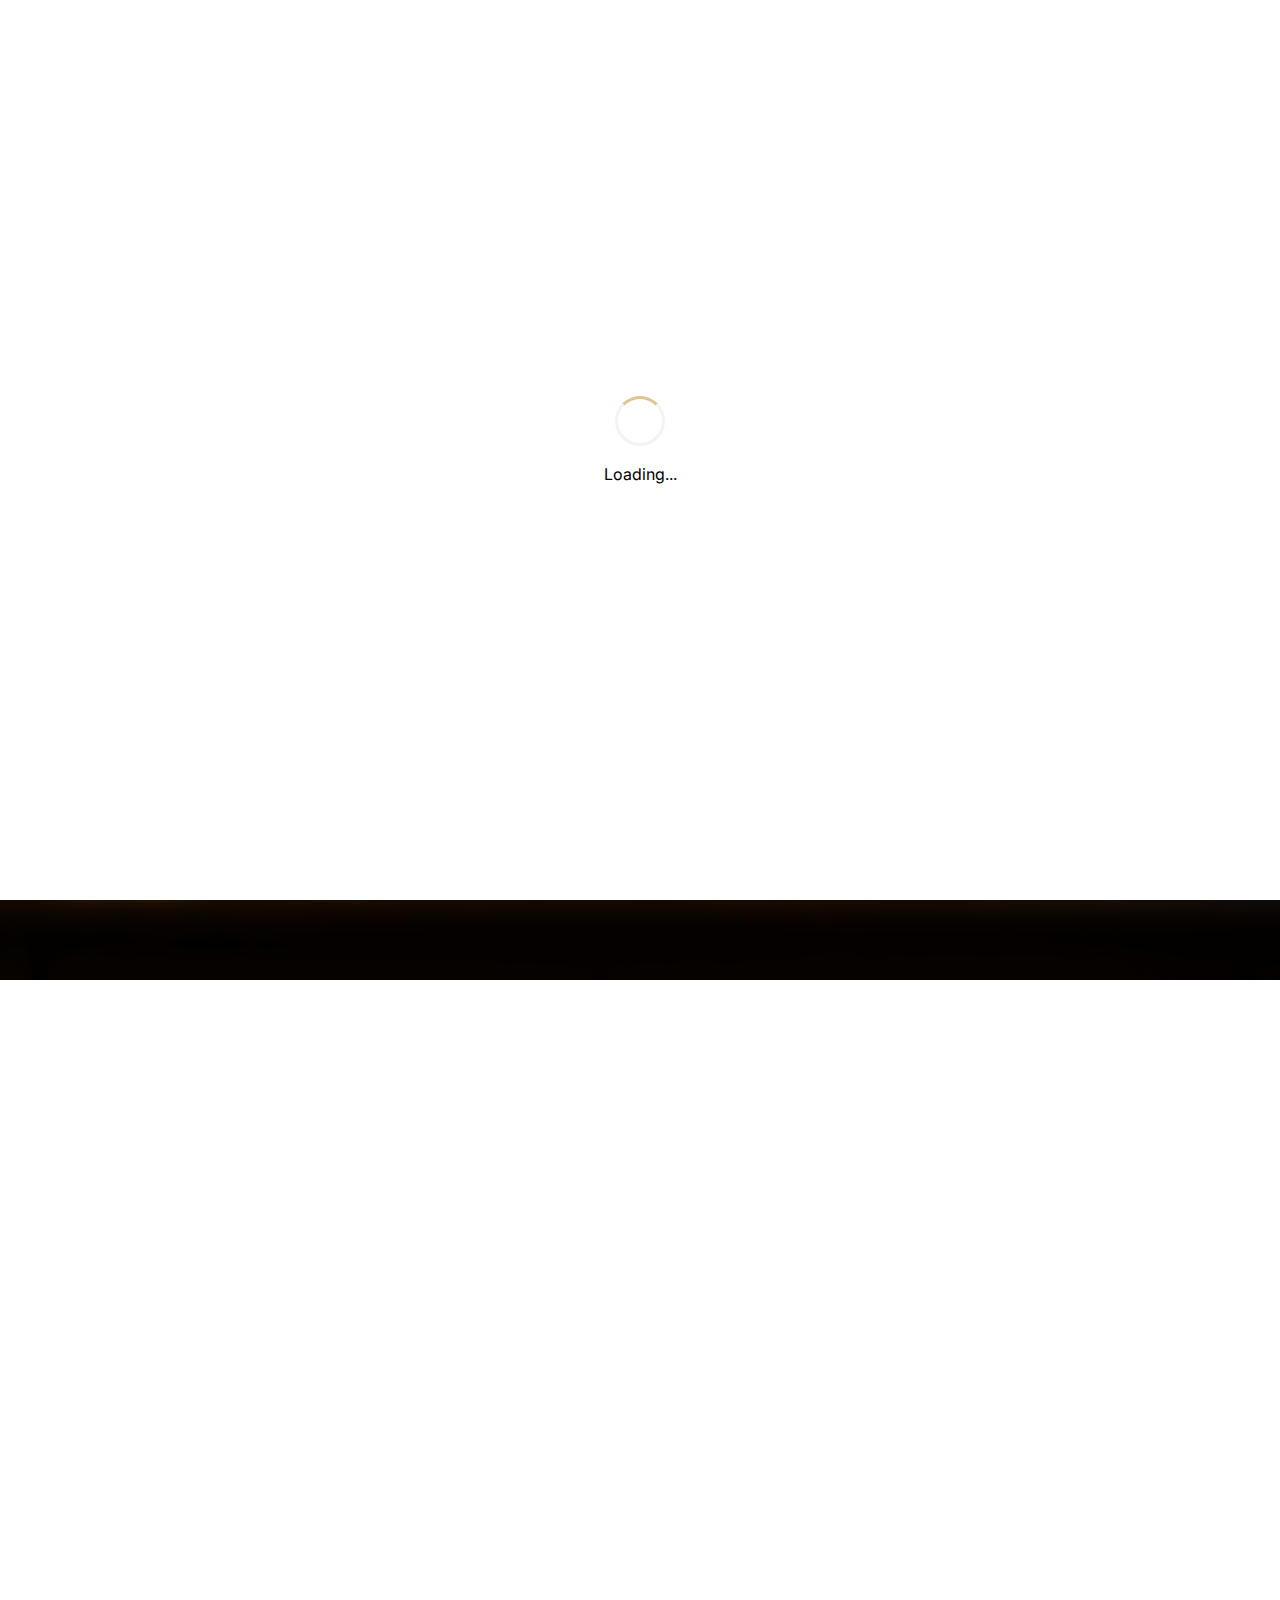
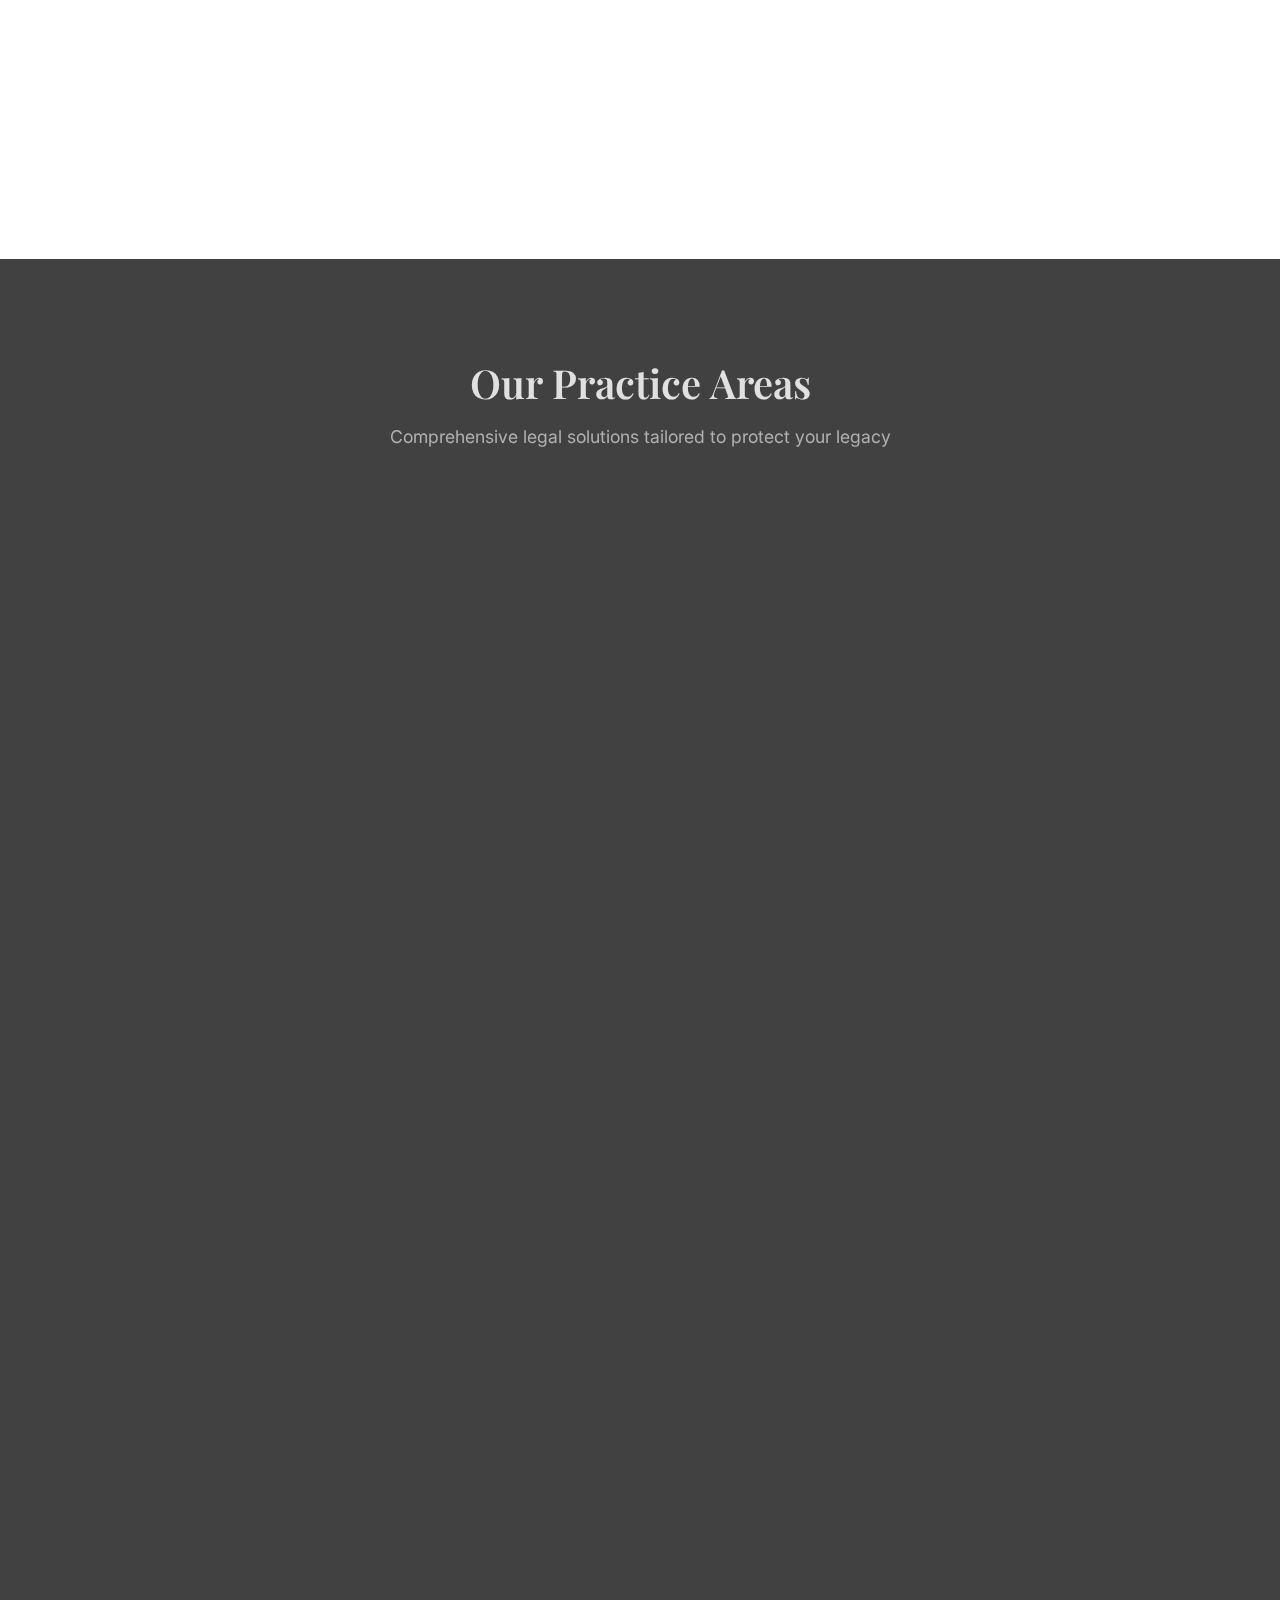
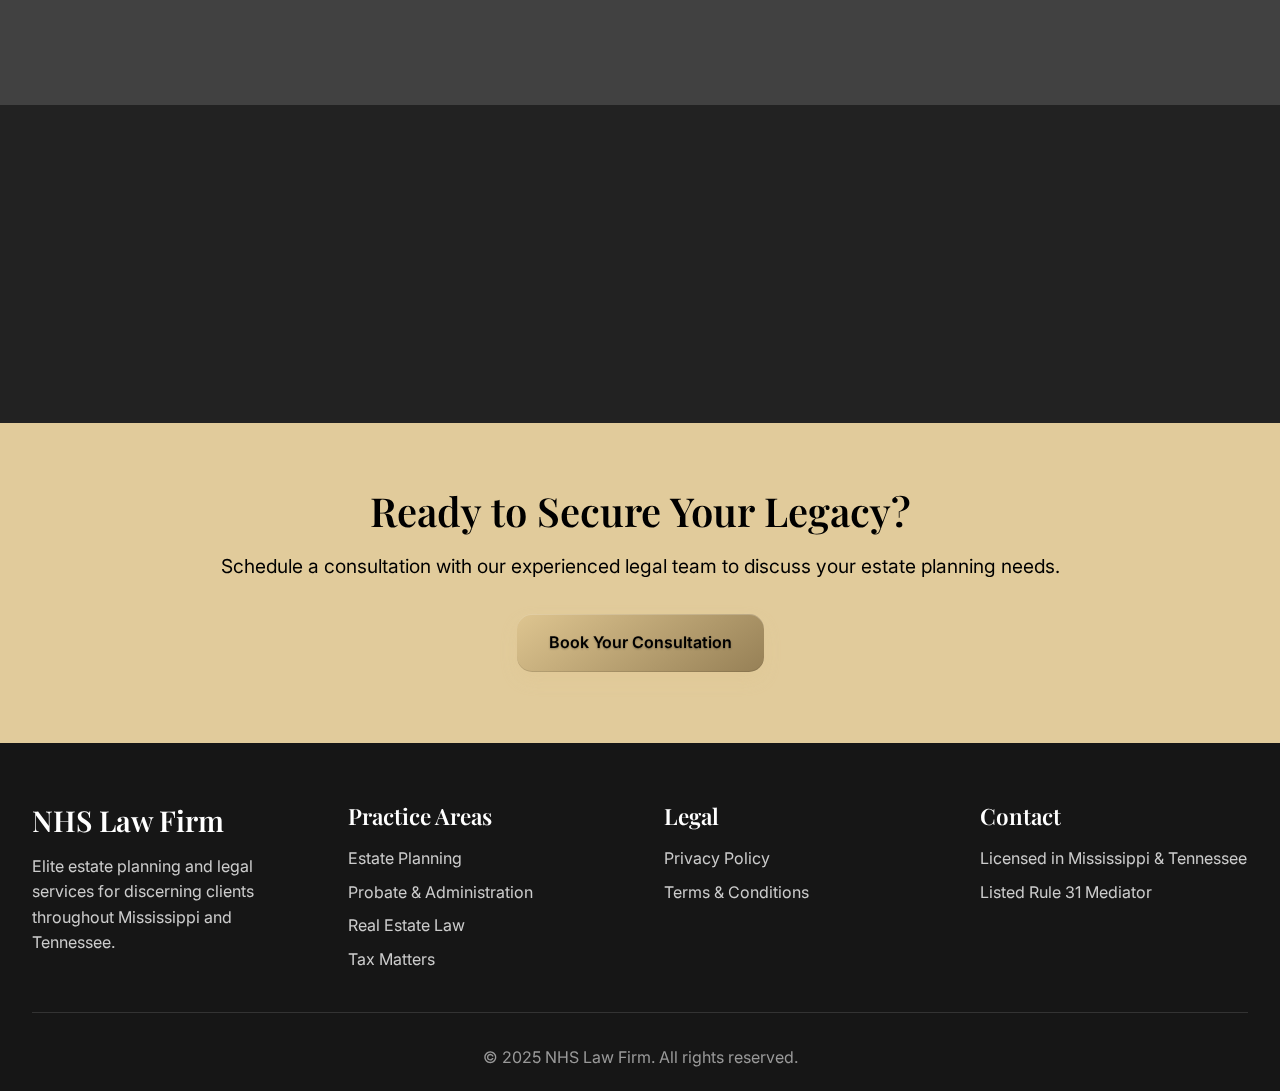
<file: index.html>
<!DOCTYPE html>
<html lang="en">
<head>
  <meta charset="UTF-8">
  <meta name="viewport" content="width=device-width, initial-scale=1.0, maximum-scale=1.0, user-scalable=no">
  <title>NHS Law Firm – Elite Estate Planning & Legal Services</title>
  <link rel="stylesheet" href="style.css">
  <link href="https://fonts.googleapis.com/css2?family=Playfair+Display:wght@400;600;700&family=Inter:wght@300;400;500;600&display=swap" rel="stylesheet">
  <link rel="stylesheet" href="https://cdnjs.cloudflare.com/ajax/libs/font-awesome/6.0.0/css/all.min.css">
</head>
<body>
  <!-- Sticky Navigation -->
  <nav class="navbar">
    <div class="nav-container">
              <div class="nav-logo">
          <img src="New Logo.png" alt="NHS Law Firm Logo" class="logo-image">
        </div>
      <ul class="nav-menu">
        <li class="nav-item">
          <a href="index.html" class="nav-link active">Home</a>
        </li>
        <li class="nav-item">
          <a href="about.html" class="nav-link">About Us</a>
        </li>
        <li class="nav-item">
          <a href="natalie.html" class="nav-link">Our Founder</a>
        </li>
        <li class="nav-item">
          <a href="book.html" class="nav-link">Contact</a>
        </li>
      </ul>
      <div class="hamburger">
        <span class="bar"></span>
        <span class="bar"></span>
        <span class="bar"></span>
      </div>
    </div>
  </nav>

  <!-- Hero Section -->
  <section class="hero">
    <div class="hero-content">
      <h1 class="hero-title">
        <span class="typing-static">Safeguard Your&nbsp;</span>
        <span class="typing-dynamic" id="typingText"></span>
      </h1>
      <p class="hero-subtitle">Elite estate planning and legal services for discerning clients</p>
      <div class="hero-buttons">
        <a href="book.html" class="btn btn-primary">Contact Us</a>
      </div>
    </div>
  </section>

  <!-- Video Section -->
  <section class="video-section" id="videoSection">
    <div class="container">
      <div class="video-header">
        <h2>Watch Our Introduction</h2>
        <p>Learn more about NHS Law Firm and our commitment to protecting your legacy</p>
      </div>
      <div class="video-container">
        <div class="video-wrapper">
          <iframe 
            src="https://www.youtube.com/embed/ZfCLfpKyhVo?rel=0&modestbranding=1&showinfo=0&iv_load_policy=3&playsinline=1" 
            title="NHS Law Firm Introduction"
            frameborder="0" 
            allow="accelerometer; autoplay; clipboard-write; encrypted-media; gyroscope; picture-in-picture; web-share"
            allowfullscreen>
          </iframe>
        </div>
      </div>
    </div>
  </section>

  <!-- Services Section -->
  <section class="services">
    <div class="container">
      <div class="section-header">
        <h2>Our Practice Areas</h2>
        <p>Comprehensive legal solutions tailored to protect your legacy</p>
      </div>
      
      <div class="services-grid">
        <div class="service-card" data-aos="fade-up">
          <div class="service-icon">
            <i class="fas fa-shield-alt"></i>
          </div>
          <h3>Estate Planning & Asset Protection</h3>
          <p>We create and manage estates, wills, trusts and related instruments. Our personalized estate-planning services include wills, powers of attorney, living wills and customized trusts to help you protect your assets and provide peace of mind.</p>
          <div class="service-actions">
            <a href="estate-planning.html" class="btn btn-secondary">More Info</a>
          </div>
        </div>

        <div class="service-card" data-aos="fade-up" data-aos-delay="100">
          <div class="service-icon">
            <i class="fas fa-balance-scale"></i>
          </div>
          <h3>Probate & Estate Administration</h3>
          <p>We assist with conservatorships, guardianships and probate matters from start to finish. Our team guides clients through setting up arrangements, managing disputes and exploring alternatives.</p>
          <div class="service-actions">
            <a href="probate.html" class="btn btn-secondary">More Info</a>
          </div>
        </div>

        <div class="service-card" data-aos="fade-up" data-aos-delay="200">
          <div class="service-icon">
            <i class="fas fa-building"></i>
          </div>
          <h3>Real Estate & Property Law</h3>
          <p>We provide legal services for land use, property disputes and real-estate transactions, including ownership rights, neighbor disputes, deeds, property divisions, and easements.</p>
          <div class="service-actions">
            <a href="real-estate.html" class="btn btn-secondary">More Info</a>
          </div>
        </div>

        <div class="service-card" data-aos="fade-up" data-aos-delay="300">
          <div class="service-icon">
            <i class="fas fa-calculator"></i>
          </div>
          <h3>Tax Matters & Compliance</h3>
          <p>Our team handles tax matters such as audits, planning, compliance and settlements. We also offer contract services, including negotiation, drafting and assessing tax impacts.</p>
          <div class="service-actions">
            <a href="tax.html" class="btn btn-secondary">More Info</a>
          </div>
        </div>

        <div class="service-card" data-aos="fade-up" data-aos-delay="400">
          <div class="service-icon">
            <i class="fas fa-briefcase"></i>
          </div>
          <h3>Business Formation & Acquisitions</h3>
          <p>Whether you are forming a new LLC, corporation or non-profit, restructuring an existing entity or pursuing an acquisition, we provide support at every step.</p>
          <div class="service-actions">
            <a href="business.html" class="btn btn-secondary">More Info</a>
          </div>
        </div>

        <div class="service-card" data-aos="fade-up" data-aos-delay="500">
          <div class="service-icon">
            <i class="fas fa-handshake"></i>
          </div>
          <h3>Mediation & Dispute Resolution</h3>
          <p>As a Listed Rule 31 Mediator with family-law special designation, we provide expert mediation services to resolve conflicts efficiently and amicably.</p>
          <div class="service-actions">
            <a href="mediation.html" class="btn btn-secondary">More Info</a>
          </div>
        </div>
      </div>
    </div>
  </section>

  <!-- Stats Section -->
  <section class="stats">
    <div class="container">
      <div class="stats-grid">
        <div class="stat-item" data-aos="fade-up">
          <div class="stat-number">30+</div>
          <div class="stat-label">Years Experience</div>
        </div>
        <div class="stat-item" data-aos="fade-up" data-aos-delay="100">
          <div class="stat-number">500+</div>
          <div class="stat-label">Cases Handled</div>
        </div>
        <div class="stat-item" data-aos="fade-up" data-aos-delay="200">
          <div class="stat-number">High</div>
          <div class="stat-label">Client Satisfaction</div>
        </div>
        <div class="stat-item" data-aos="fade-up" data-aos-delay="300">
          <div class="stat-number">2</div>
          <div class="stat-label">States Licensed</div>
        </div>
      </div>
    </div>
  </section>

  <!-- CTA Section -->
  <section class="cta">
    <div class="container">
      <div class="cta-content">
        <h2>Ready to Secure Your Legacy?</h2>
        <p>Schedule a consultation with our experienced legal team to discuss your estate planning needs.</p>
        <a href="book.html" class="btn btn-primary">Book Your Consultation</a>
      </div>
    </div>
  </section>

  <!-- Footer -->
  <footer class="footer">
    <div class="container">
      <div class="footer-content">
        <div class="footer-section">
          <h3>NHS Law Firm</h3>
          <p>Elite estate planning and legal services for discerning clients throughout Mississippi and Tennessee.</p>
        </div>
        <div class="footer-section">
          <h4>Practice Areas</h4>
          <ul>
            <li><a href="#estate-planning">Estate Planning</a></li>
            <li><a href="#probate">Probate & Administration</a></li>
            <li><a href="#real-estate">Real Estate Law</a></li>
            <li><a href="#tax">Tax Matters</a></li>
          </ul>
        </div>
        <div class="footer-section">
          <h4>Legal</h4>
          <ul>
            <li><a href="privacy-policy.html">Privacy Policy</a></li>
            <li><a href="terms-conditions.html">Terms & Conditions</a></li>
          </ul>
        </div>
        <div class="footer-section">
          <h4>Contact</h4>
          <p>Licensed in Mississippi & Tennessee</p>
          <p>Listed Rule 31 Mediator</p>
        </div>
      </div>
      <div class="footer-bottom">
        <p>&copy; 2025 NHS Law Firm. All rights reserved.</p>
      </div>
    </div>
  </footer>

  <script src="script.js"></script>
</body>
</html>
</file>
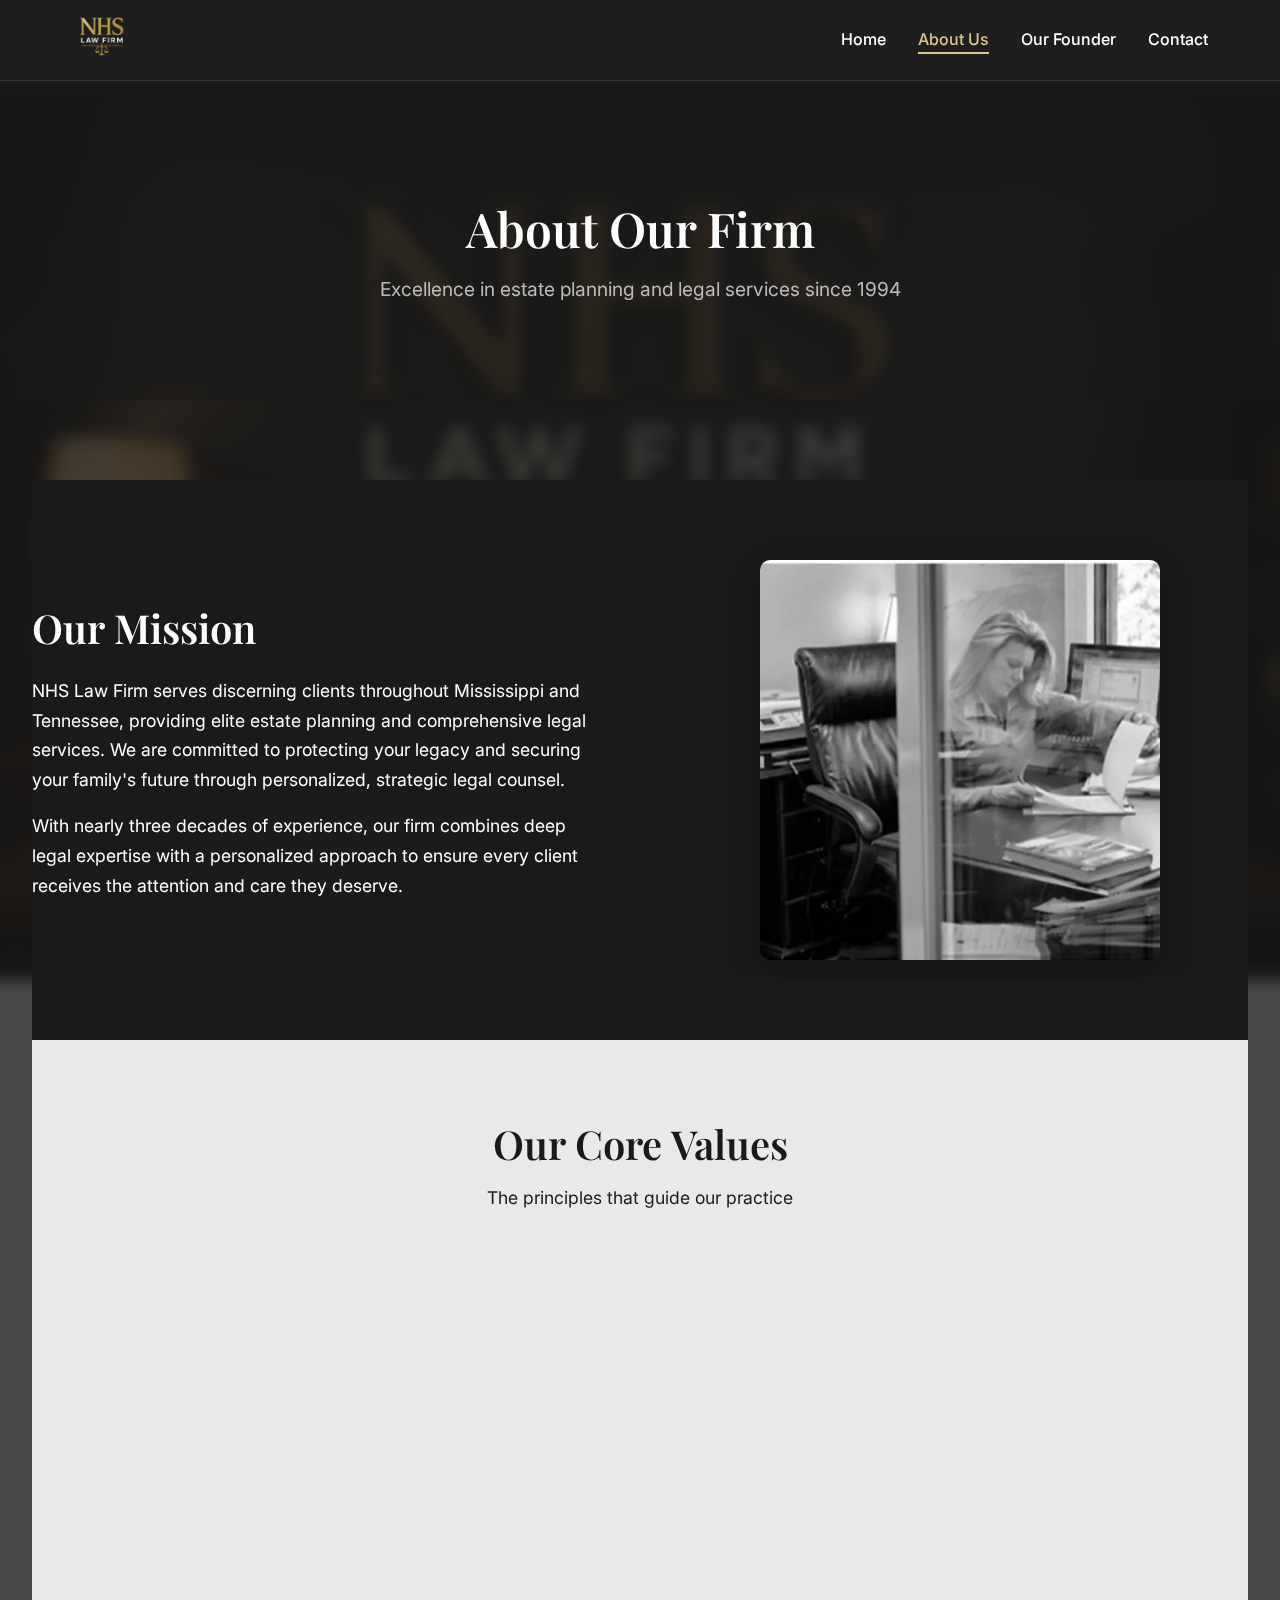
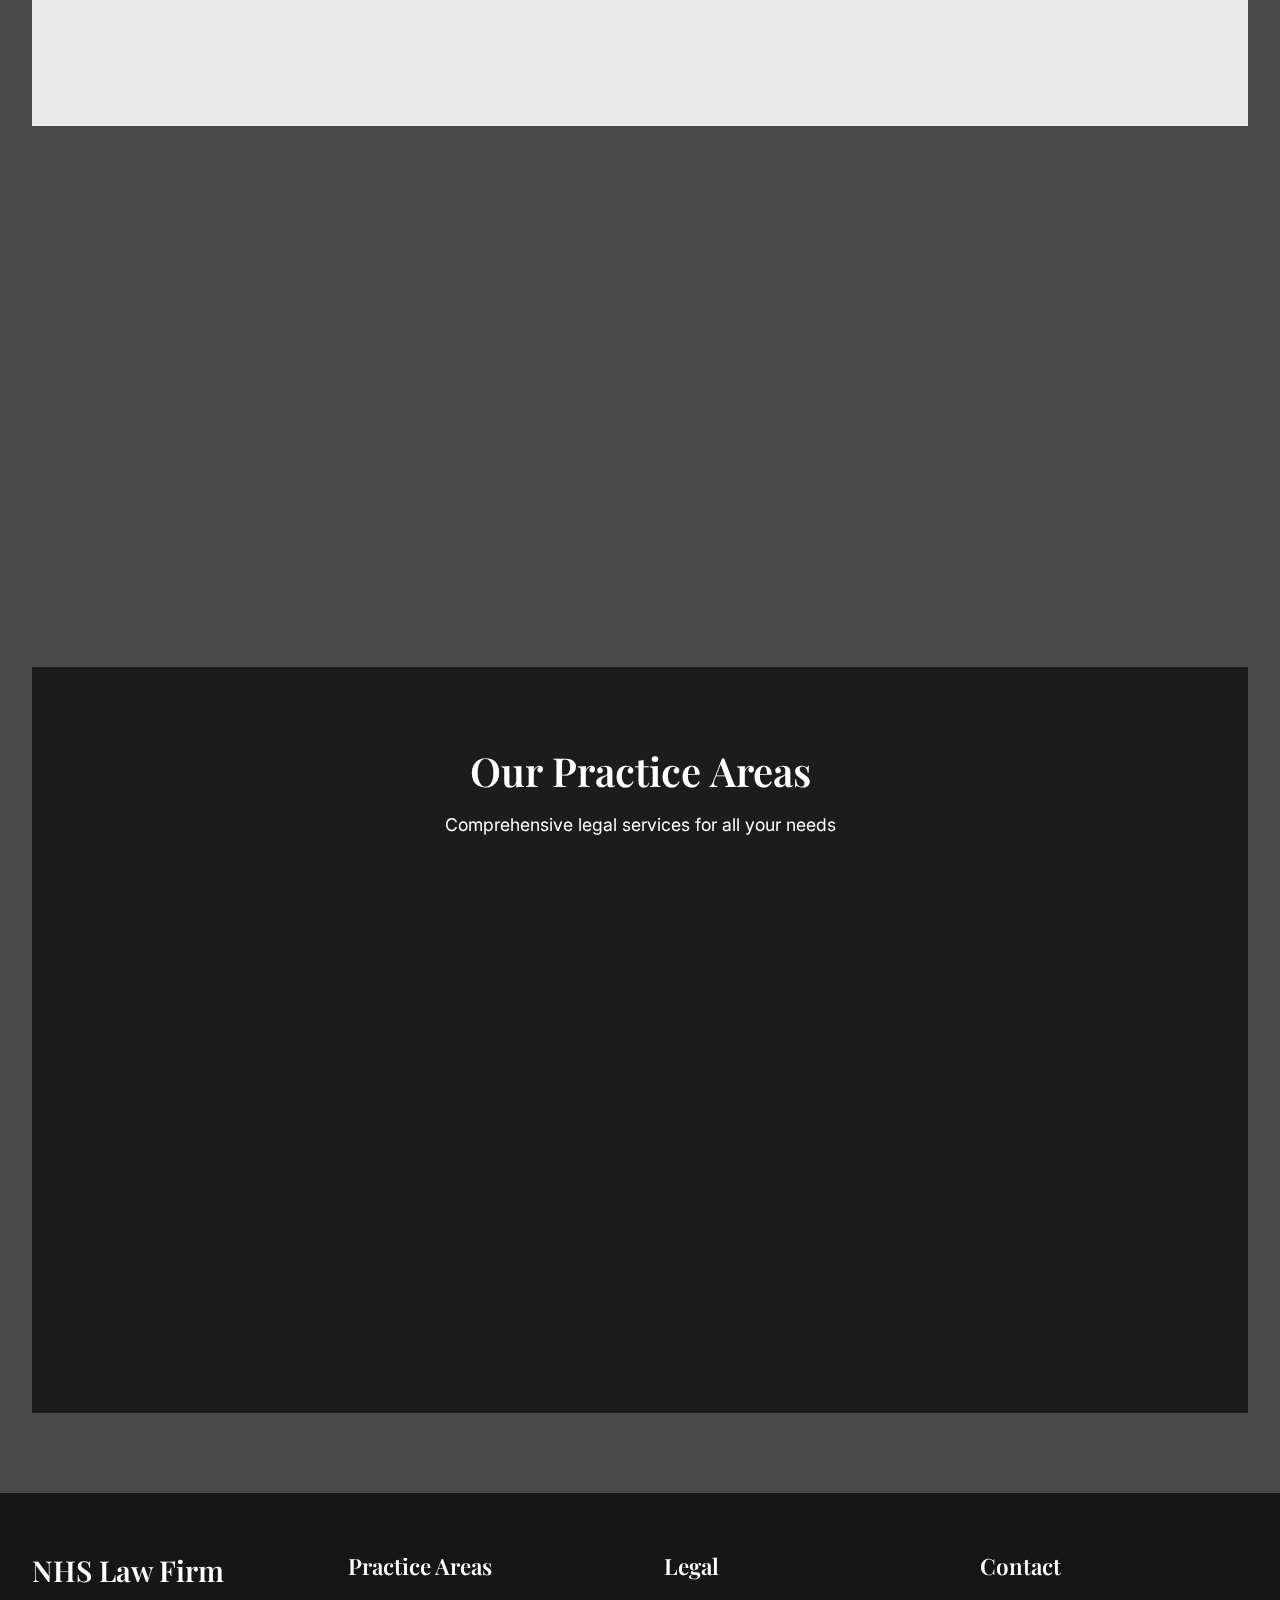
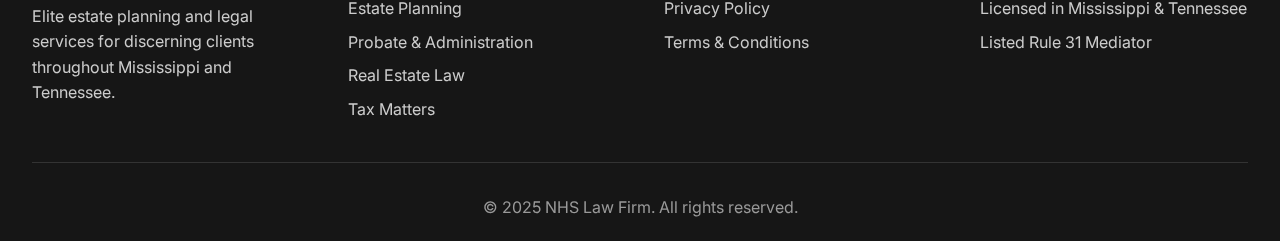
<file: about.html>
<!DOCTYPE html>
<html lang="en">
<head>
  <meta charset="UTF-8">
  <meta name="viewport" content="width=device-width, initial-scale=1.0">
  <title>About Us – NHS Law Firm</title>
  <link rel="stylesheet" href="style.css">
  <link href="https://fonts.googleapis.com/css2?family=Playfair+Display:wght@400;600;700&family=Inter:wght@300;400;500;600&display=swap" rel="stylesheet">
  <link rel="stylesheet" href="https://cdnjs.cloudflare.com/ajax/libs/font-awesome/6.0.0/css/all.min.css">
</head>
<body>
  <!-- Sticky Navigation -->
  <nav class="navbar">
    <div class="nav-container">
              <div class="nav-logo">
          <img src="New Logo.png" alt="NHS Law Firm Logo" class="logo-image">
        </div>
      <ul class="nav-menu">
        <li class="nav-item">
          <a href="index.html" class="nav-link">Home</a>
        </li>
        <li class="nav-item">
          <a href="about.html" class="nav-link active">About Us</a>
        </li>
        <li class="nav-item">
          <a href="natalie.html" class="nav-link">Our Founder</a>
        </li>
        <li class="nav-item">
          <a href="book.html" class="nav-link">Contact</a>
        </li>
      </ul>
      <div class="hamburger">
        <span class="bar"></span>
        <span class="bar"></span>
        <span class="bar"></span>
      </div>
    </div>
  </nav>

  <!-- Page Header -->
  <section class="page-header">
    <div class="container">
      <h1>About Our Firm</h1>
      <p>Excellence in estate planning and legal services since 1994</p>
    </div>
  </section>

  <!-- Main Content -->
  <main class="main-content">
    <div class="container">
      <!-- Mission Section -->
      <section class="mission-section" data-aos="fade-up">
        <div class="mission-content">
          <div class="mission-text">
            <h2>Our Mission</h2>
            <p>NHS Law Firm serves discerning clients throughout Mississippi and Tennessee, providing elite estate planning and comprehensive legal services. We are committed to protecting your legacy and securing your family's future through personalized, strategic legal counsel.</p>
            <p>With nearly three decades of experience, our firm combines deep legal expertise with a personalized approach to ensure every client receives the attention and care they deserve.</p>
          </div>
          <div class="mission-image">
            <img src="nat-working.webp" alt="Natalie working at NHS Law Firm" class="mission-image">
          </div>
        </div>
      </section>

      <!-- Values Section -->
      <section class="values-section">
        <div class="section-header">
          <h2>Our Core Values</h2>
          <p>The principles that guide our practice</p>
        </div>
        
        <div class="values-grid">
          <div class="value-card" data-aos="fade-up">
            <div class="value-icon">
              <i class="fas fa-star"></i>
            </div>
            <h3>Excellence</h3>
            <p>We maintain the highest standards of legal practice, ensuring every client receives exceptional service and results.</p>
          </div>

          <div class="value-card" data-aos="fade-up" data-aos-delay="100">
            <div class="value-icon">
              <i class="fas fa-heart"></i>
            </div>
            <h3>Compassion</h3>
            <p>We understand the personal nature of estate planning and approach each case with empathy and understanding.</p>
          </div>

          <div class="value-card" data-aos="fade-up" data-aos-delay="200">
            <div class="value-icon">
              <i class="fas fa-shield-alt"></i>
            </div>
            <h3>Integrity</h3>
            <p>Trust is the foundation of our practice. We operate with complete transparency and ethical standards.</p>
          </div>

          <div class="value-card" data-aos="fade-up" data-aos-delay="300">
            <div class="value-icon">
              <i class="fas fa-users"></i>
            </div>
            <h3>Personal Service</h3>
            <p>Every client receives personalized attention and customized solutions tailored to their unique needs.</p>
          </div>
        </div>
      </section>

      <!-- Founder Preview Section -->
      <section class="founder-preview" data-aos="fade-up">
        <div class="founder-content">
          <div class="founder-image">
            <img src="natselfie.webp" alt="Natalie Hurley Harden Schmidt" class="founder-portrait">
          </div>
          <div class="founder-text">
            <h2>Meet Our Founder</h2>
            <h3>Natalie Hurley Harden Schmidt</h3>
            <p>Our firm is led by attorney Natalie Hurley Harden Schmidt, who brings nearly thirty years of legal experience to NHS Law Firm. She has practiced with one of the largest firms in Memphis, served as a tax attorney and manager at a Fortune 100 company, and now leads her own practice.</p>
            <p>Natalie is licensed to practice law in both Mississippi and Tennessee and is a <strong>Listed Rule 31 Mediator</strong> with a family-law special designation.</p>
            <a href="natalie.html" class="btn btn-primary">Learn More About Natalie</a>
          </div>
        </div>
      </section>

      <!-- Practice Areas Overview -->
      <section class="practice-areas">
        <div class="section-header">
          <h2>Our Practice Areas</h2>
          <p>Comprehensive legal services for all your needs</p>
        </div>
        
        <div class="practice-grid">
          <div class="practice-item" data-aos="fade-up">
            <h3>Estate Planning</h3>
            <p>Wills, trusts, powers of attorney, and comprehensive estate planning strategies.</p>
          </div>
          <div class="practice-item" data-aos="fade-up" data-aos-delay="100">
            <h3>Probate & Administration</h3>
            <p>Expert guidance through the probate process and estate administration.</p>
          </div>
          <div class="practice-item" data-aos="fade-up" data-aos-delay="200">
            <h3>Real Estate Law</h3>
            <p>Property transactions, land use, and real estate dispute resolution.</p>
          </div>
          <div class="practice-item" data-aos="fade-up" data-aos-delay="300">
            <h3>Tax Matters</h3>
            <p>Tax planning, compliance, and representation in tax-related matters.</p>
          </div>
          <div class="practice-item" data-aos="fade-up" data-aos-delay="400">
            <h3>Business Law</h3>
            <p>Business formation, acquisitions, and corporate legal services.</p>
          </div>
          <div class="practice-item" data-aos="fade-up" data-aos-delay="500">
            <h3>Mediation</h3>
            <p>Professional mediation services for family law and other disputes.</p>
          </div>
        </div>
      </section>
    </div>
  </main>

  <!-- Footer -->
  <footer class="footer">
    <div class="container">
      <div class="footer-content">
        <div class="footer-section">
          <h3>NHS Law Firm</h3>
          <p>Elite estate planning and legal services for discerning clients throughout Mississippi and Tennessee.</p>
        </div>
        <div class="footer-section">
          <h4>Practice Areas</h4>
          <ul>
            <li><a href="#estate-planning">Estate Planning</a></li>
            <li><a href="#probate">Probate & Administration</a></li>
            <li><a href="#real-estate">Real Estate Law</a></li>
            <li><a href="#tax">Tax Matters</a></li>
          </ul>
        </div>
        <div class="footer-section">
          <h4>Legal</h4>
          <ul>
            <li><a href="privacy-policy.html">Privacy Policy</a></li>
            <li><a href="terms-conditions.html">Terms & Conditions</a></li>
          </ul>
        </div>
        <div class="footer-section">
          <h4>Contact</h4>
          <p>Licensed in Mississippi & Tennessee</p>
          <p>Listed Rule 31 Mediator</p>
        </div>
      </div>
      <div class="footer-bottom">
        <p>&copy; 2025 NHS Law Firm. All rights reserved.</p>
      </div>
    </div>
  </footer>

  <script src="script.js"></script>
</body>
</html>
</file>
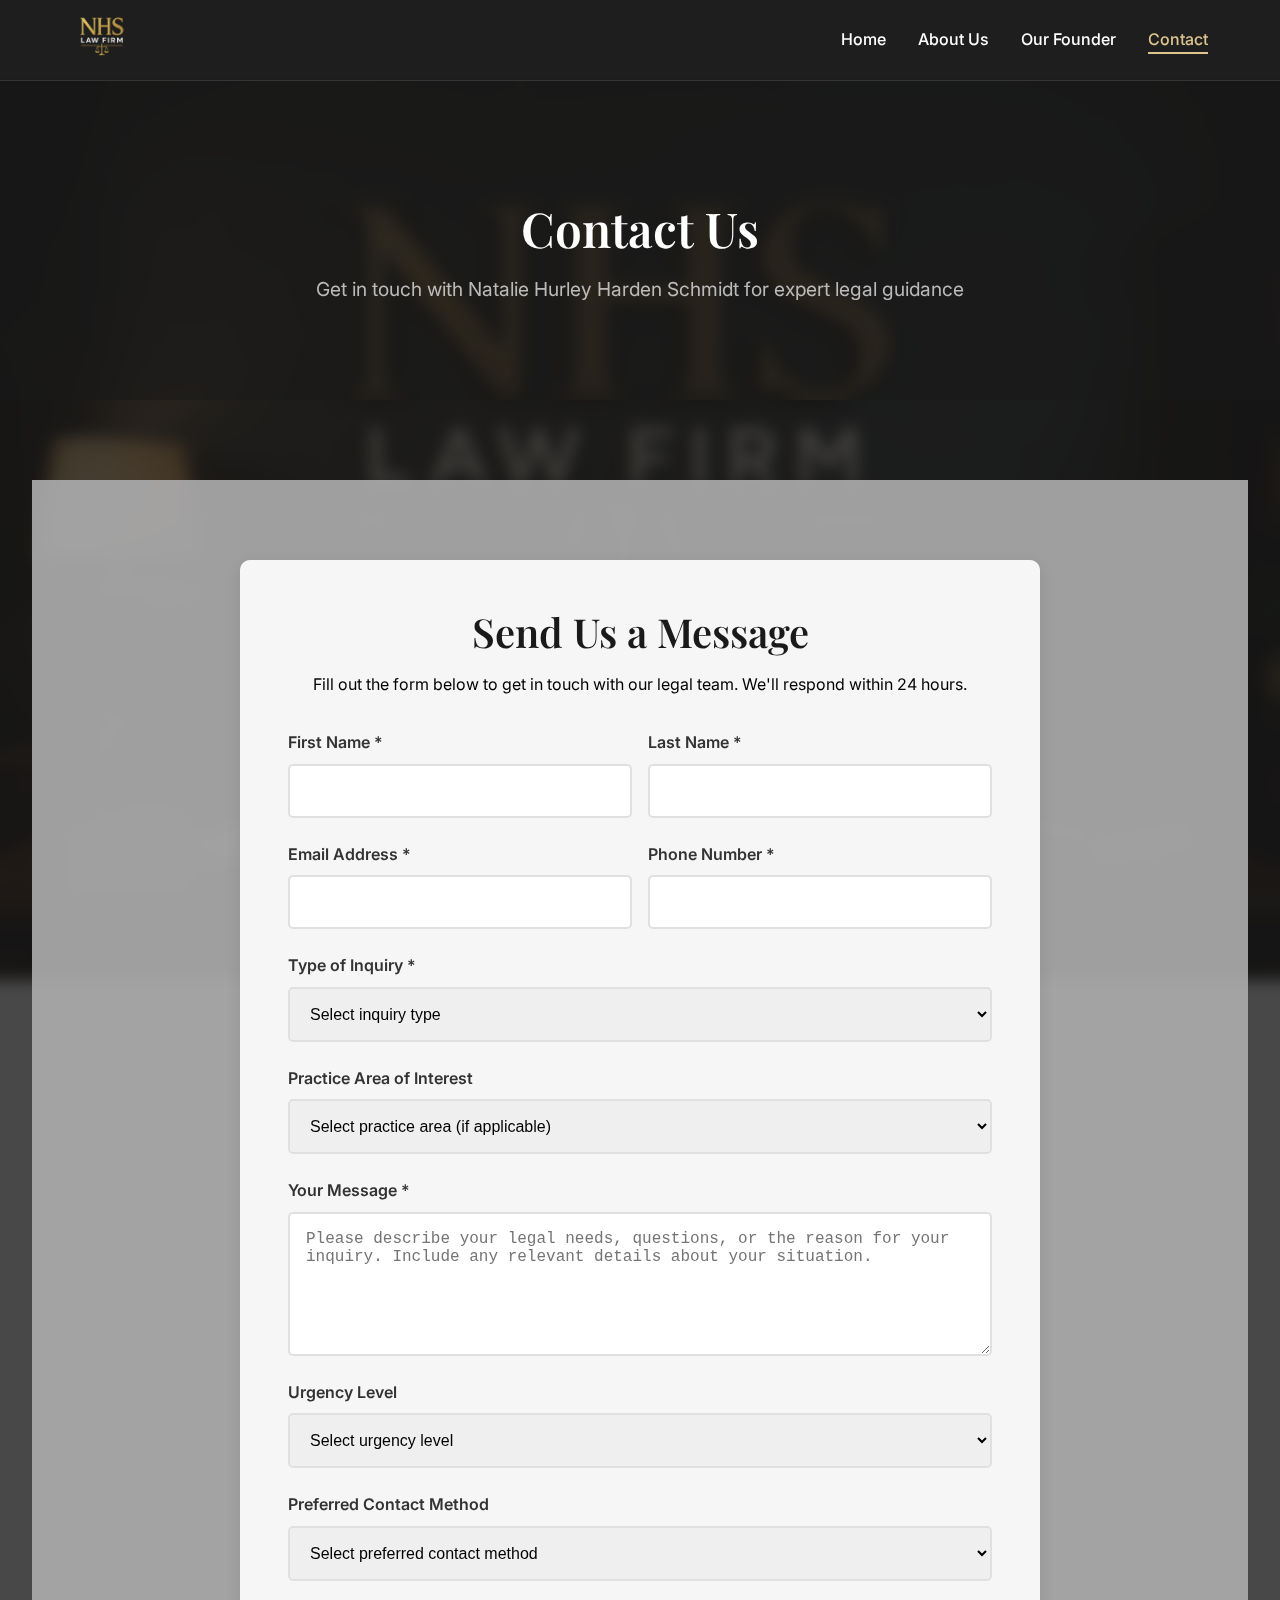
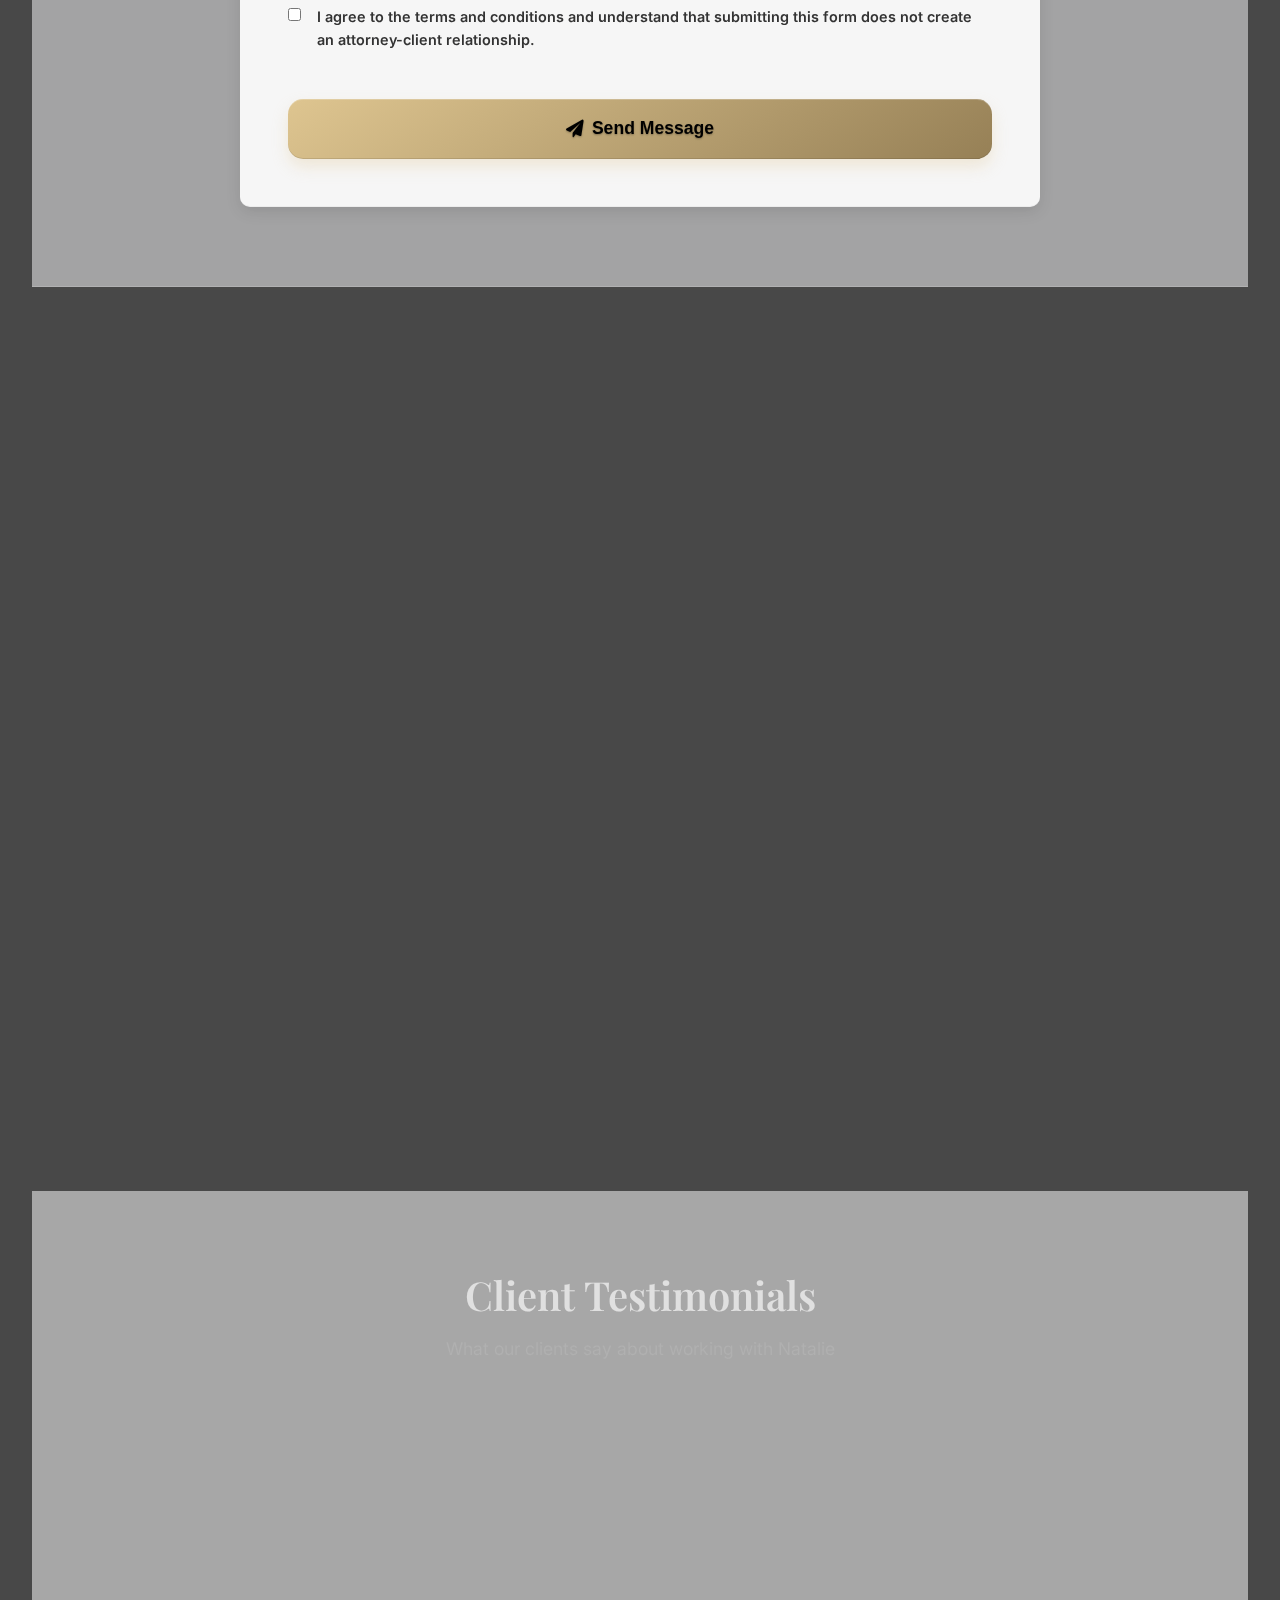
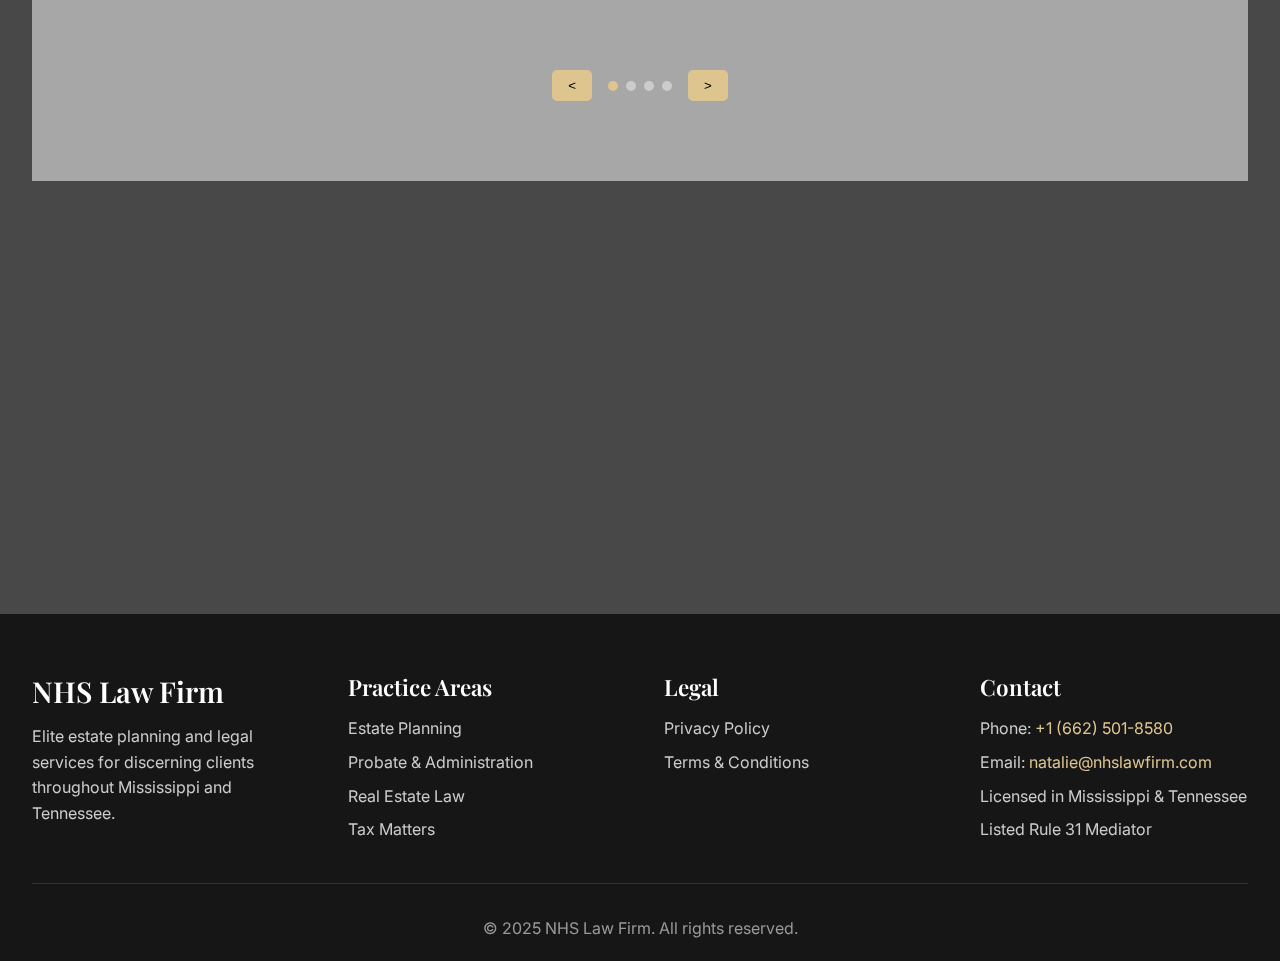
<file: book.html>
<!DOCTYPE html>
<html lang="en">
<head>
  <meta charset="UTF-8">
  <meta name="viewport" content="width=device-width, initial-scale=1.0">
  <title>Contact Us – NHS Law Firm</title>
  <link rel="stylesheet" href="style.css">
  <link href="https://fonts.googleapis.com/css2?family=Playfair+Display:wght@400;600;700&family=Inter:wght@300;400;500;600&display=swap" rel="stylesheet">
  <link rel="stylesheet" href="https://cdnjs.cloudflare.com/ajax/libs/font-awesome/6.0.0/css/all.min.css">
</head>
<body>
  <!-- Sticky Navigation -->
  <nav class="navbar">
    <div class="nav-container">
              <div class="nav-logo">
          <img src="New Logo.png" alt="NHS Law Firm Logo" class="logo-image">
        </div>
      <ul class="nav-menu">
        <li class="nav-item">
          <a href="index.html" class="nav-link">Home</a>
        </li>
        <li class="nav-item">
          <a href="about.html" class="nav-link">About Us</a>
        </li>
        <li class="nav-item">
          <a href="natalie.html" class="nav-link">Our Founder</a>
        </li>
        <li class="nav-item">
          <a href="book.html" class="nav-link active">Contact</a>
        </li>
      </ul>
      <div class="hamburger">
        <span class="bar"></span>
        <span class="bar"></span>
        <span class="bar"></span>
      </div>
    </div>
  </nav>

  <!-- Page Header -->
  <section class="page-header">
    <div class="container">
      <h1>Contact Us</h1>
      <p>Get in touch with Natalie Hurley Harden Schmidt for expert legal guidance</p>
    </div>
  </section>

  <!-- Main Content -->
  <main class="main-content">
    <div class="container">
      <!-- Contact Form -->
      <section class="booking-form-section" data-aos="fade-up">
        <div class="form-container">
          <h2>Send Us a Message</h2>
          <p>Fill out the form below to get in touch with our legal team. We'll respond within 24 hours.</p>
          
          <form class="booking-form" id="contactForm" action="https://formsubmit.co/natalie@nhslawfirm.com" method="POST">
            <!-- FormSubmit Configuration -->
            <input type="hidden" name="_subject" value="New Contact Form Submission - NHS Law Firm">
            <input type="hidden" name="_template" value="table">
            <input type="hidden" name="_captcha" value="false">
            <input type="hidden" name="_next" value="thank-you.html">
            
            <div class="form-row">
              <div class="form-group">
                <label for="firstName">First Name *</label>
                <input type="text" id="firstName" name="firstName" required>
              </div>
              <div class="form-group">
                <label for="lastName">Last Name *</label>
                <input type="text" id="lastName" name="lastName" required>
              </div>
            </div>

            <div class="form-row">
              <div class="form-group">
                <label for="email">Email Address *</label>
                <input type="email" id="email" name="email" required>
              </div>
              <div class="form-group">
                <label for="phone">Phone Number *</label>
                <input type="tel" id="phone" name="phone" required>
              </div>
            </div>

            <div class="form-group">
              <label for="inquiryType">Type of Inquiry *</label>
              <select id="inquiryType" name="inquiryType" required>
                <option value="">Select inquiry type</option>
                <option value="consultation">Schedule a Consultation</option>
                <option value="legal-advice">Legal Advice Request</option>
                <option value="case-review">Case Review</option>
                <option value="general-question">General Question</option>
                <option value="referral">Attorney Referral</option>
                <option value="other">Other</option>
              </select>
            </div>

            <div class="form-group">
              <label for="practiceArea">Practice Area of Interest</label>
              <select id="practiceArea" name="practiceArea">
                <option value="">Select practice area (if applicable)</option>
                <option value="estate-planning">Estate Planning & Asset Protection</option>
                <option value="probate">Probate & Estate Administration</option>
                <option value="real-estate">Real Estate & Property Law</option>
                <option value="tax">Tax Matters & Compliance</option>
                <option value="business">Business Formation & Acquisitions</option>
                <option value="mediation">Mediation & Dispute Resolution</option>
                <option value="other">Other</option>
              </select>
            </div>

            <div class="form-group">
              <label for="message">Your Message *</label>
              <textarea id="message" name="message" rows="6" placeholder="Please describe your legal needs, questions, or the reason for your inquiry. Include any relevant details about your situation." required></textarea>
            </div>

            <div class="form-group">
              <label for="urgency">Urgency Level</label>
              <select id="urgency" name="urgency">
                <option value="">Select urgency level</option>
                <option value="low">Low - General inquiry</option>
                <option value="medium">Medium - Planning ahead</option>
                <option value="high">High - Time sensitive matter</option>
                <option value="urgent">Urgent - Immediate attention needed</option>
              </select>
            </div>

            <div class="form-group">
              <label for="preferredContact">Preferred Contact Method</label>
              <select id="preferredContact" name="preferredContact">
                <option value="">Select preferred contact method</option>
                <option value="email">Email</option>
                <option value="phone">Phone Call</option>
                <option value="text">Text Message</option>
                <option value="video-call">Video Call</option>
              </select>
            </div>

            <div class="form-group checkbox-group">
              <label class="checkbox-label">
                <input type="checkbox" name="agreement" required>
                <span class="checkmark"></span>
                I agree to the terms and conditions and understand that submitting this form does not create an attorney-client relationship.
              </label>
            </div>

            <button type="submit" class="btn btn-primary submit-btn">
              <i class="fas fa-paper-plane"></i>
              Send Message
            </button>
          </form>
        </div>
      </section>

      <!-- Consultation Options -->
      <section class="consultation-section" data-aos="fade-up">
        <div class="section-header">
          <h2>Consultation Services</h2>
          <p>Professional legal consultations to address your specific needs</p>
        </div>
        
        <div class="consultation-grid">
          <div class="consultation-card" data-aos="fade-up">
            <div class="consultation-header">
              <h3>Initial Consultation</h3>
              <div class="price">$50</div>
              <div class="duration">30 minutes</div>
            </div>
            <div class="consultation-features">
              <ul>
                <li><i class="fas fa-check"></i> Brief case review</li>
                <li><i class="fas fa-check"></i> Initial legal assessment</li>
                <li><i class="fas fa-check"></i> Service recommendations</li>
                <li><i class="fas fa-check"></i> Next steps guidance</li>
              </ul>
            </div>
            <button class="btn btn-primary book-btn" data-consultation="30min">Request 30-Min Consultation</button>
          </div>

          <div class="consultation-card featured" data-aos="fade-up" data-aos-delay="100">
            <div class="consultation-badge">Most Popular</div>
            <div class="consultation-header">
              <h3>Comprehensive Consultation</h3>
              <div class="price">$75</div>
              <div class="duration">60 minutes</div>
            </div>
            <div class="consultation-features">
              <ul>
                <li><i class="fas fa-check"></i> Detailed case analysis</li>
                <li><i class="fas fa-check"></i> Comprehensive legal strategy</li>
                <li><i class="fas fa-check"></i> Document review</li>
                <li><i class="fas fa-check"></i> Customized action plan</li>
                <li><i class="fas fa-check"></i> Follow-up recommendations</li>
              </ul>
            </div>
            <button class="btn btn-primary book-btn" data-consultation="60min">Request 60-Min Consultation</button>
          </div>
        </div>
      </section>

      <!-- Testimonials Section -->
      <section class="testimonials-section">
        <div class="section-header">
          <h2>Client Testimonials</h2>
          <p>What our clients say about working with Natalie</p>
        </div>
        
        <div class="testimonials-grid">
          <div class="testimonial-card" data-aos="fade-up">
            <div class="testimonial-content">
              <div class="testimonial-stars">
                <i class="fas fa-star"></i>
                <i class="fas fa-star"></i>
                <i class="fas fa-star"></i>
                <i class="fas fa-star"></i>
                <i class="fas fa-star"></i>
              </div>
              <p>"Natalie has a great deal of very good experience in the area of taxation and accounting and I would recommend her in this area."</p>
              <div class="testimonial-author">
                <div class="author-info">
                  <h4>John Golwen</h4>
                  <span>Assistant Practice Group Leader, Bass, Berry & Sims</span>
                </div>
              </div>
            </div>
          </div>

          <div class="testimonial-card" data-aos="fade-up" data-aos-delay="100">
            <div class="testimonial-content">
              <div class="testimonial-stars">
                <i class="fas fa-star"></i>
                <i class="fas fa-star"></i>
                <i class="fas fa-star"></i>
                <i class="fas fa-star"></i>
                <i class="fas fa-star"></i>
              </div>
              <p>"Natalie is a very bright and detail-oriented attorney. I always have been impressed with Natalie's results, and she is extremely pleasant to work with."</p>
              <div class="testimonial-author">
                <div class="author-info">
                  <h4>Tucker Dewey</h4>
                  <span>Attorney</span>
                </div>
              </div>
            </div>
          </div>

          <div class="testimonial-card" data-aos="fade-up" data-aos-delay="200">
            <div class="testimonial-content">
              <div class="testimonial-stars">
                <i class="fas fa-star"></i>
                <i class="fas fa-star"></i>
                <i class="fas fa-star"></i>
                <i class="fas fa-star"></i>
                <i class="fas fa-star"></i>
              </div>
              <p>"I had the pleasure of working with Natalie for several years at Armstrong Allen. I found her work to be excellent. Her legal research and writing skills are top-notch and she used her time efficiently to always deliver a product that was timely and to the point."</p>
              <div class="testimonial-author">
                <div class="author-info">
                  <h4>Kathy Laughter Laizure</h4>
                  <span>Attorney at Dowden, Worley, Jewell, Olswing & John, P.L.L.C.</span>
                </div>
              </div>
            </div>
          </div>

          <div class="testimonial-card" data-aos="fade-up" data-aos-delay="300">
            <div class="testimonial-content">
              <div class="testimonial-stars">
                <i class="fas fa-star"></i>
                <i class="fas fa-star"></i>
                <i class="fas fa-star"></i>
                <i class="fas fa-star"></i>
                <i class="fas fa-star"></i>
              </div>
              <p>"Natalie is a fine business lawyer, experienced and committed to her clients and determined to provide them the counsel they need when they need it."</p>
              <div class="testimonial-author">
                <div class="author-info">
                  <h4>Lucian Pera</h4>
                  <span>Partner at Adams & Reese, LLP</span>
                </div>
              </div>
            </div>
          </div>
        </div>
      </section>

      <!-- Contact Information -->
      <section class="contact-info-section" data-aos="fade-up">
        <div class="contact-grid">
          <div class="contact-item">
            <div class="contact-icon">
              <i class="fas fa-phone"></i>
            </div>
            <div class="contact-details">
              <h3>Phone</h3>
              <p><a href="tel:+16625018580">+1 (662) 501-8580</a></p>
            </div>
          </div>

          <div class="contact-item">
            <div class="contact-icon">
              <i class="fas fa-envelope"></i>
            </div>
            <div class="contact-details">
              <h3>Email</h3>
              <p><a href="mailto:natalie@nhslawfirm.com">natalie@nhslawfirm.com</a></p>
            </div>
          </div>

          <div class="contact-item">
            <div class="contact-icon">
              <i class="fas fa-map-marker-alt"></i>
            </div>
            <div class="contact-details">
              <h3>Service Areas</h3>
              <p>Mississippi & Tennessee</p>
            </div>
          </div>

          <div class="contact-item">
            <div class="contact-icon">
              <i class="fas fa-gavel"></i>
            </div>
            <div class="contact-details">
              <h3>Licensed In</h3>
              <p>Mississippi & Tennessee</p>
            </div>
          </div>
        </div>
      </section>
    </div>
  </main>

  <!-- Footer -->
  <footer class="footer">
    <div class="container">
      <div class="footer-content">
        <div class="footer-section">
          <h3>NHS Law Firm</h3>
          <p>Elite estate planning and legal services for discerning clients throughout Mississippi and Tennessee.</p>
        </div>
        <div class="footer-section">
          <h4>Practice Areas</h4>
          <ul>
            <li><a href="#estate-planning">Estate Planning</a></li>
            <li><a href="#probate">Probate & Administration</a></li>
            <li><a href="#real-estate">Real Estate Law</a></li>
            <li><a href="#tax">Tax Matters</a></li>
          </ul>
        </div>
        <div class="footer-section">
          <h4>Legal</h4>
          <ul>
            <li><a href="privacy-policy.html">Privacy Policy</a></li>
            <li><a href="terms-conditions.html">Terms & Conditions</a></li>
          </ul>
        </div>
        <div class="footer-section">
          <h4>Contact</h4>
          <p>Phone: <a href="tel:+16625018580">+1 (662) 501-8580</a></p>
          <p>Email: <a href="mailto:natalie@nhslawfirm.com">natalie@nhslawfirm.com</a></p>
          <p>Licensed in Mississippi & Tennessee</p>
          <p>Listed Rule 31 Mediator</p>
        </div>
      </div>
      <div class="footer-bottom">
        <p>&copy; 2025 NHS Law Firm. All rights reserved.</p>
      </div>
    </div>
  </footer>

  <script src="script.js"></script>
</body>
</html>
</file>
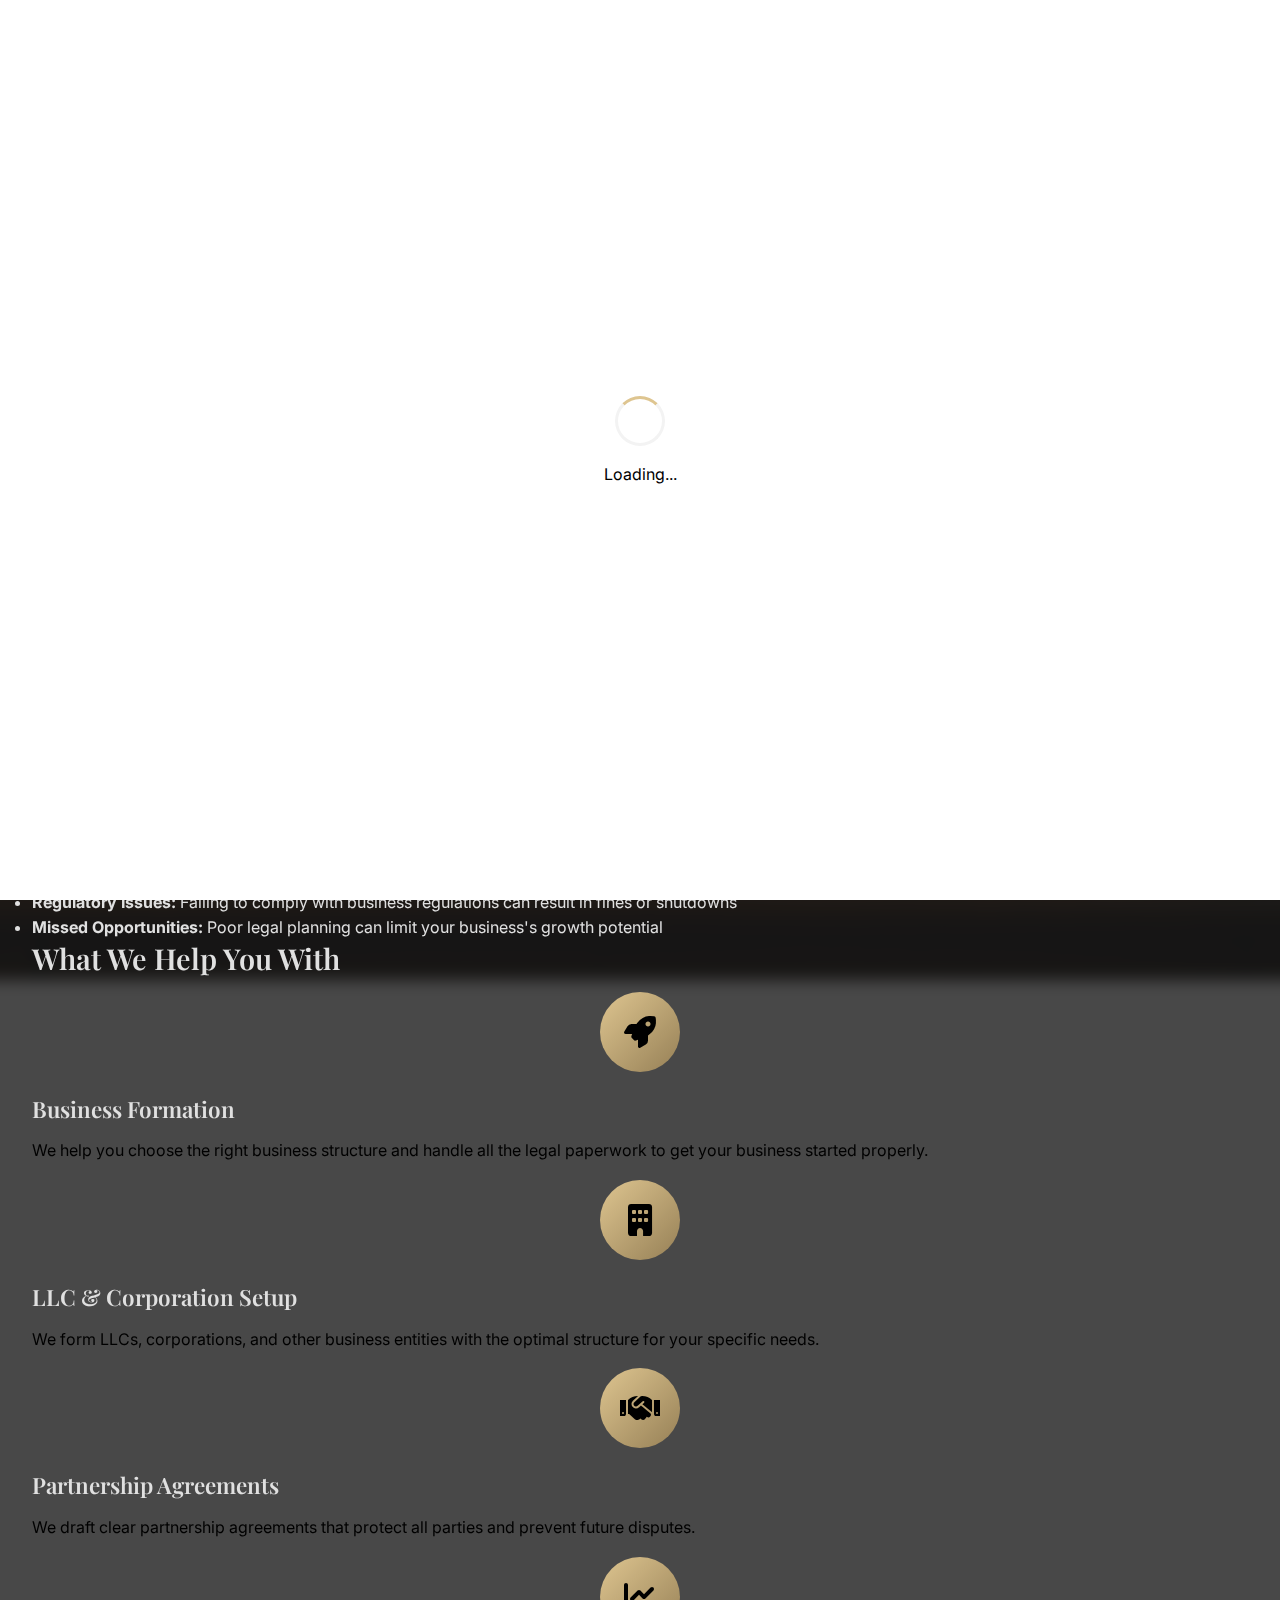
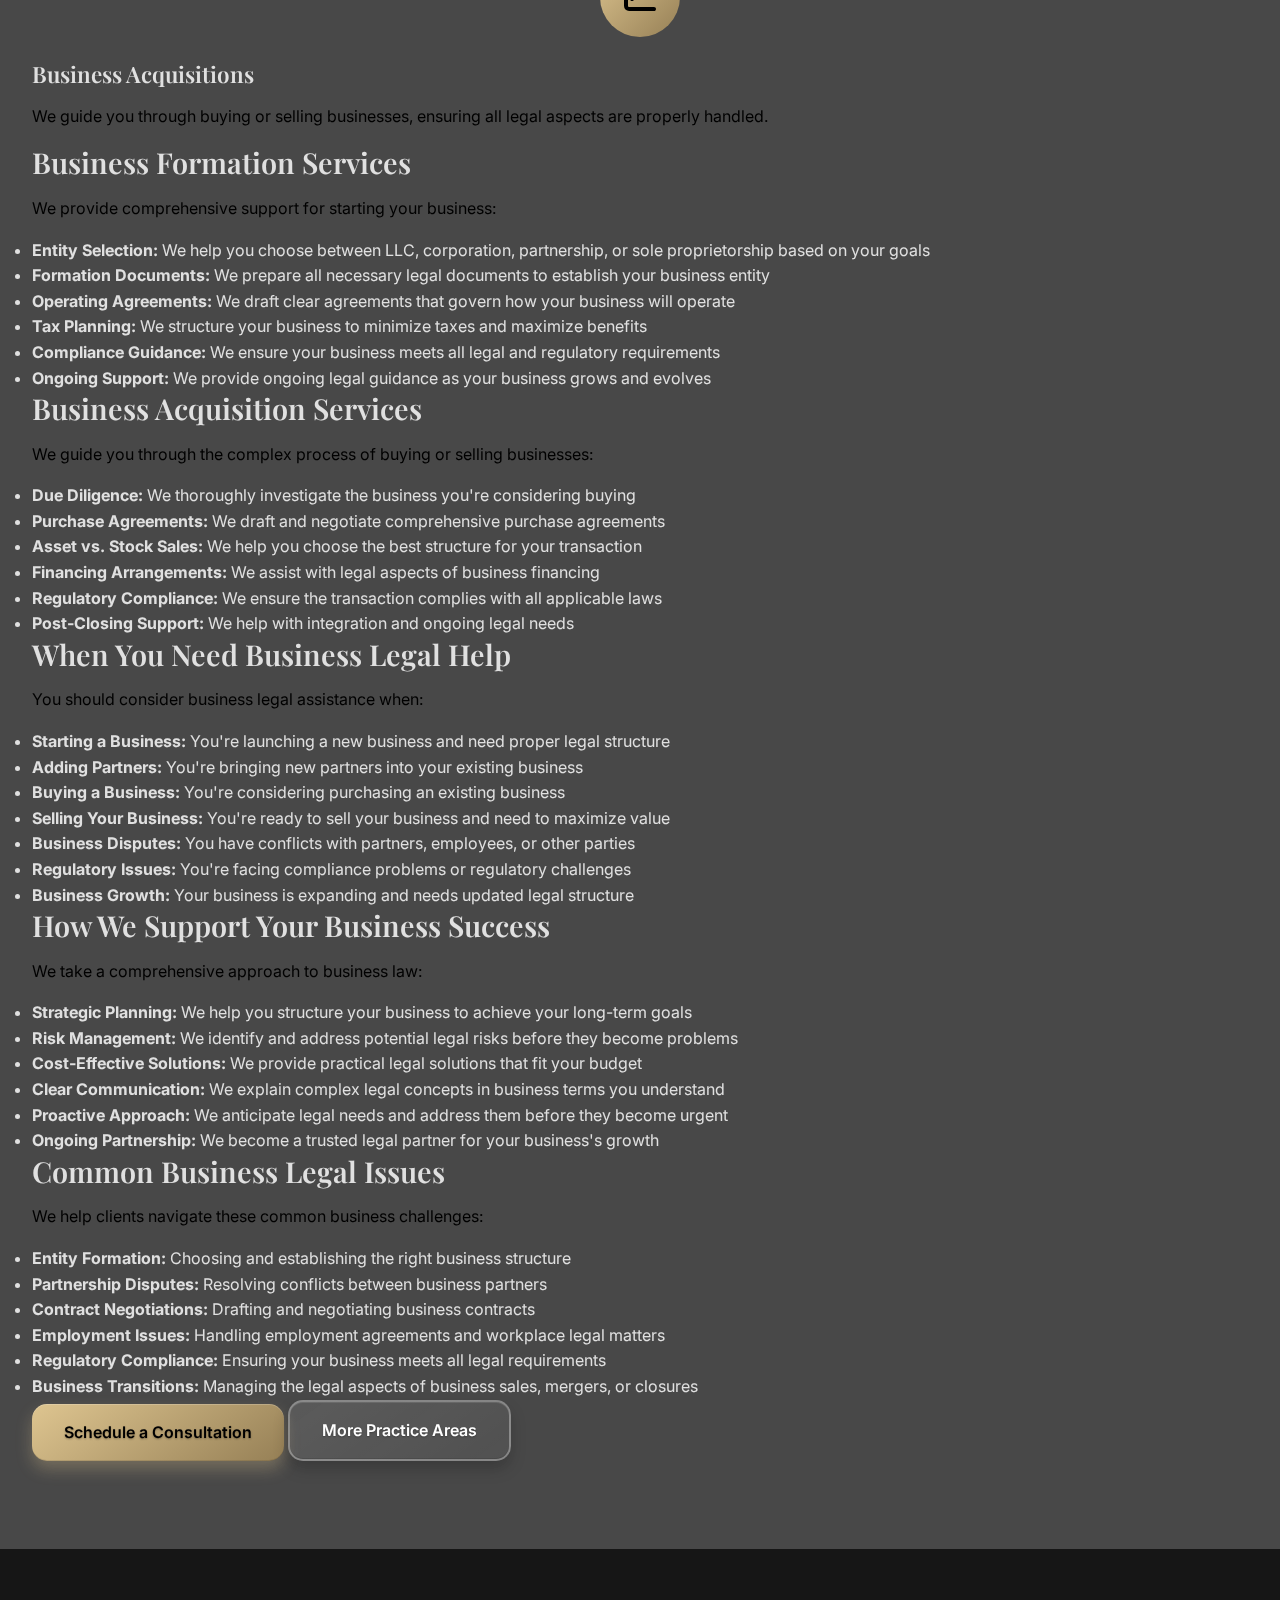
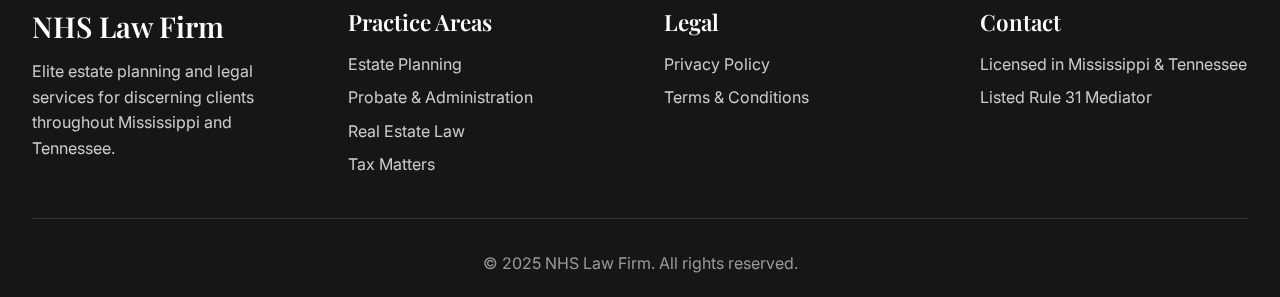
<file: business.html>
<!DOCTYPE html>
<html lang="en">
<head>
  <meta charset="UTF-8">
  <meta name="viewport" content="width=device-width, initial-scale=1.0, maximum-scale=1.0, user-scalable=no">
  <title>Business Formation & Acquisitions – NHS Law Firm</title>
  <link rel="stylesheet" href="style.css">
  <link href="https://fonts.googleapis.com/css2?family=Playfair+Display:wght@400;700;900&family=Inter:wght@300;400;500;600;700&display=swap" rel="stylesheet">
  <link rel="stylesheet" href="https://cdnjs.cloudflare.com/ajax/libs/font-awesome/6.0.0/css/all.min.css">
</head>
<body>
  <!-- Navigation -->
  <nav class="navbar">
    <div class="nav-container">
      <div class="nav-logo">
        <img src="New Logo.png" alt="NHS Law Firm Logo" class="logo-image">
      </div>
      <ul class="nav-menu">
        <li class="nav-item">
          <a href="index.html" class="nav-link">Home</a>
        </li>
        <li class="nav-item">
          <a href="about.html" class="nav-link">About</a>
        </li>
        <li class="nav-item">
          <a href="natalie.html" class="nav-link">Founder</a>
        </li>
        <li class="nav-item">
          <a href="book.html" class="nav-link">Book</a>
        </li>
      </ul>
      <div class="hamburger">
        <span class="bar"></span>
        <span class="bar"></span>
        <span class="bar"></span>
      </div>
    </div>
  </nav>

  <!-- Page Header -->
  <header class="page-header">
    <div class="container">
      <h1>Business Formation & Acquisitions</h1>
      <p>Building and growing your business with strategic legal guidance</p>
    </div>
  </header>

  <!-- Main Content -->
  <main class="main-content">
    <div class="container">
      <div class="section-header">
        <h2>What is Business Law?</h2>
        <p>Business law covers the legal aspects of starting, running, buying, and selling businesses. Whether you're launching a startup, expanding an existing company, or acquiring another business, having the right legal foundation is crucial for success.</p>
      </div>

      <div class="practice-content">
        <div class="practice-section">
          <h3>Why Business Law Matters</h3>
          <p>Proper business legal planning can make the difference between success and failure. Without proper legal guidance, you could face:</p>
          <ul>
            <li><strong>Personal Liability:</strong> Your personal assets could be at risk if your business isn't properly structured</li>
            <li><strong>Tax Problems:</strong> Choosing the wrong business structure can result in unnecessary taxes</li>
            <li><strong>Partnership Disputes:</strong> Unclear agreements can lead to costly conflicts between business partners</li>
            <li><strong>Regulatory Issues:</strong> Failing to comply with business regulations can result in fines or shutdowns</li>
            <li><strong>Missed Opportunities:</strong> Poor legal planning can limit your business's growth potential</li>
          </ul>
        </div>

        <div class="practice-section">
          <h3>What We Help You With</h3>
          <div class="service-grid">
            <div class="service-item">
              <div class="service-icon">
                <i class="fas fa-rocket"></i>
              </div>
              <h4>Business Formation</h4>
              <p>We help you choose the right business structure and handle all the legal paperwork to get your business started properly.</p>
            </div>
            <div class="service-item">
              <div class="service-icon">
                <i class="fas fa-building"></i>
              </div>
              <h4>LLC & Corporation Setup</h4>
              <p>We form LLCs, corporations, and other business entities with the optimal structure for your specific needs.</p>
            </div>
            <div class="service-item">
              <div class="service-icon">
                <i class="fas fa-handshake"></i>
              </div>
              <h4>Partnership Agreements</h4>
              <p>We draft clear partnership agreements that protect all parties and prevent future disputes.</p>
            </div>
            <div class="service-item">
              <div class="service-icon">
                <i class="fas fa-chart-line"></i>
              </div>
              <h4>Business Acquisitions</h4>
              <p>We guide you through buying or selling businesses, ensuring all legal aspects are properly handled.</p>
            </div>
          </div>
        </div>

        <div class="practice-section">
          <h3>Business Formation Services</h3>
          <p>We provide comprehensive support for starting your business:</p>
          <ul>
            <li><strong>Entity Selection:</strong> We help you choose between LLC, corporation, partnership, or sole proprietorship based on your goals</li>
            <li><strong>Formation Documents:</strong> We prepare all necessary legal documents to establish your business entity</li>
            <li><strong>Operating Agreements:</strong> We draft clear agreements that govern how your business will operate</li>
            <li><strong>Tax Planning:</strong> We structure your business to minimize taxes and maximize benefits</li>
            <li><strong>Compliance Guidance:</strong> We ensure your business meets all legal and regulatory requirements</li>
            <li><strong>Ongoing Support:</strong> We provide ongoing legal guidance as your business grows and evolves</li>
          </ul>
        </div>

        <div class="practice-section">
          <h3>Business Acquisition Services</h3>
          <p>We guide you through the complex process of buying or selling businesses:</p>
          <ul>
            <li><strong>Due Diligence:</strong> We thoroughly investigate the business you're considering buying</li>
            <li><strong>Purchase Agreements:</strong> We draft and negotiate comprehensive purchase agreements</li>
            <li><strong>Asset vs. Stock Sales:</strong> We help you choose the best structure for your transaction</li>
            <li><strong>Financing Arrangements:</strong> We assist with legal aspects of business financing</li>
            <li><strong>Regulatory Compliance:</strong> We ensure the transaction complies with all applicable laws</li>
            <li><strong>Post-Closing Support:</strong> We help with integration and ongoing legal needs</li>
          </ul>
        </div>

        <div class="practice-section">
          <h3>When You Need Business Legal Help</h3>
          <p>You should consider business legal assistance when:</p>
          <ul>
            <li><strong>Starting a Business:</strong> You're launching a new business and need proper legal structure</li>
            <li><strong>Adding Partners:</strong> You're bringing new partners into your existing business</li>
            <li><strong>Buying a Business:</strong> You're considering purchasing an existing business</li>
            <li><strong>Selling Your Business:</strong> You're ready to sell your business and need to maximize value</li>
            <li><strong>Business Disputes:</strong> You have conflicts with partners, employees, or other parties</li>
            <li><strong>Regulatory Issues:</strong> You're facing compliance problems or regulatory challenges</li>
            <li><strong>Business Growth:</strong> Your business is expanding and needs updated legal structure</li>
          </ul>
        </div>

        <div class="practice-section">
          <h3>How We Support Your Business Success</h3>
          <p>We take a comprehensive approach to business law:</p>
          <ul>
            <li><strong>Strategic Planning:</strong> We help you structure your business to achieve your long-term goals</li>
            <li><strong>Risk Management:</strong> We identify and address potential legal risks before they become problems</li>
            <li><strong>Cost-Effective Solutions:</strong> We provide practical legal solutions that fit your budget</li>
            <li><strong>Clear Communication:</strong> We explain complex legal concepts in business terms you understand</li>
            <li><strong>Proactive Approach:</strong> We anticipate legal needs and address them before they become urgent</li>
            <li><strong>Ongoing Partnership:</strong> We become a trusted legal partner for your business's growth</li>
          </ul>
        </div>

        <div class="practice-section">
          <h3>Common Business Legal Issues</h3>
          <p>We help clients navigate these common business challenges:</p>
          <ul>
            <li><strong>Entity Formation:</strong> Choosing and establishing the right business structure</li>
            <li><strong>Partnership Disputes:</strong> Resolving conflicts between business partners</li>
            <li><strong>Contract Negotiations:</strong> Drafting and negotiating business contracts</li>
            <li><strong>Employment Issues:</strong> Handling employment agreements and workplace legal matters</li>
            <li><strong>Regulatory Compliance:</strong> Ensuring your business meets all legal requirements</li>
            <li><strong>Business Transitions:</strong> Managing the legal aspects of business sales, mergers, or closures</li>
          </ul>
        </div>

        <div class="cta-buttons">
          <a href="book.html" class="btn btn-primary">Schedule a Consultation</a>
          <a href="index.html" class="btn btn-secondary">More Practice Areas</a>
        </div>
      </div>
    </div>
  </main>

  <!-- Footer -->
  <footer class="footer">
    <div class="container">
      <div class="footer-content">
        <div class="footer-section">
          <h3>NHS Law Firm</h3>
          <p>Elite estate planning and legal services for discerning clients throughout Mississippi and Tennessee.</p>
        </div>
        <div class="footer-section">
          <h4>Practice Areas</h4>
          <ul>
            <li><a href="estate-planning.html">Estate Planning</a></li>
            <li><a href="probate.html">Probate & Administration</a></li>
            <li><a href="real-estate.html">Real Estate Law</a></li>
            <li><a href="tax.html">Tax Matters</a></li>
          </ul>
        </div>
        <div class="footer-section">
          <h4>Legal</h4>
          <ul>
            <li><a href="privacy-policy.html">Privacy Policy</a></li>
            <li><a href="terms-conditions.html">Terms & Conditions</a></li>
          </ul>
        </div>
        <div class="footer-section">
          <h4>Contact</h4>
          <p>Licensed in Mississippi & Tennessee</p>
          <p>Listed Rule 31 Mediator</p>
        </div>
      </div>
      <div class="footer-bottom">
        <p>&copy; 2025 NHS Law Firm. All rights reserved.</p>
      </div>
    </div>
  </footer>

  <script src="script.js"></script>
</body>
</html>
</file>
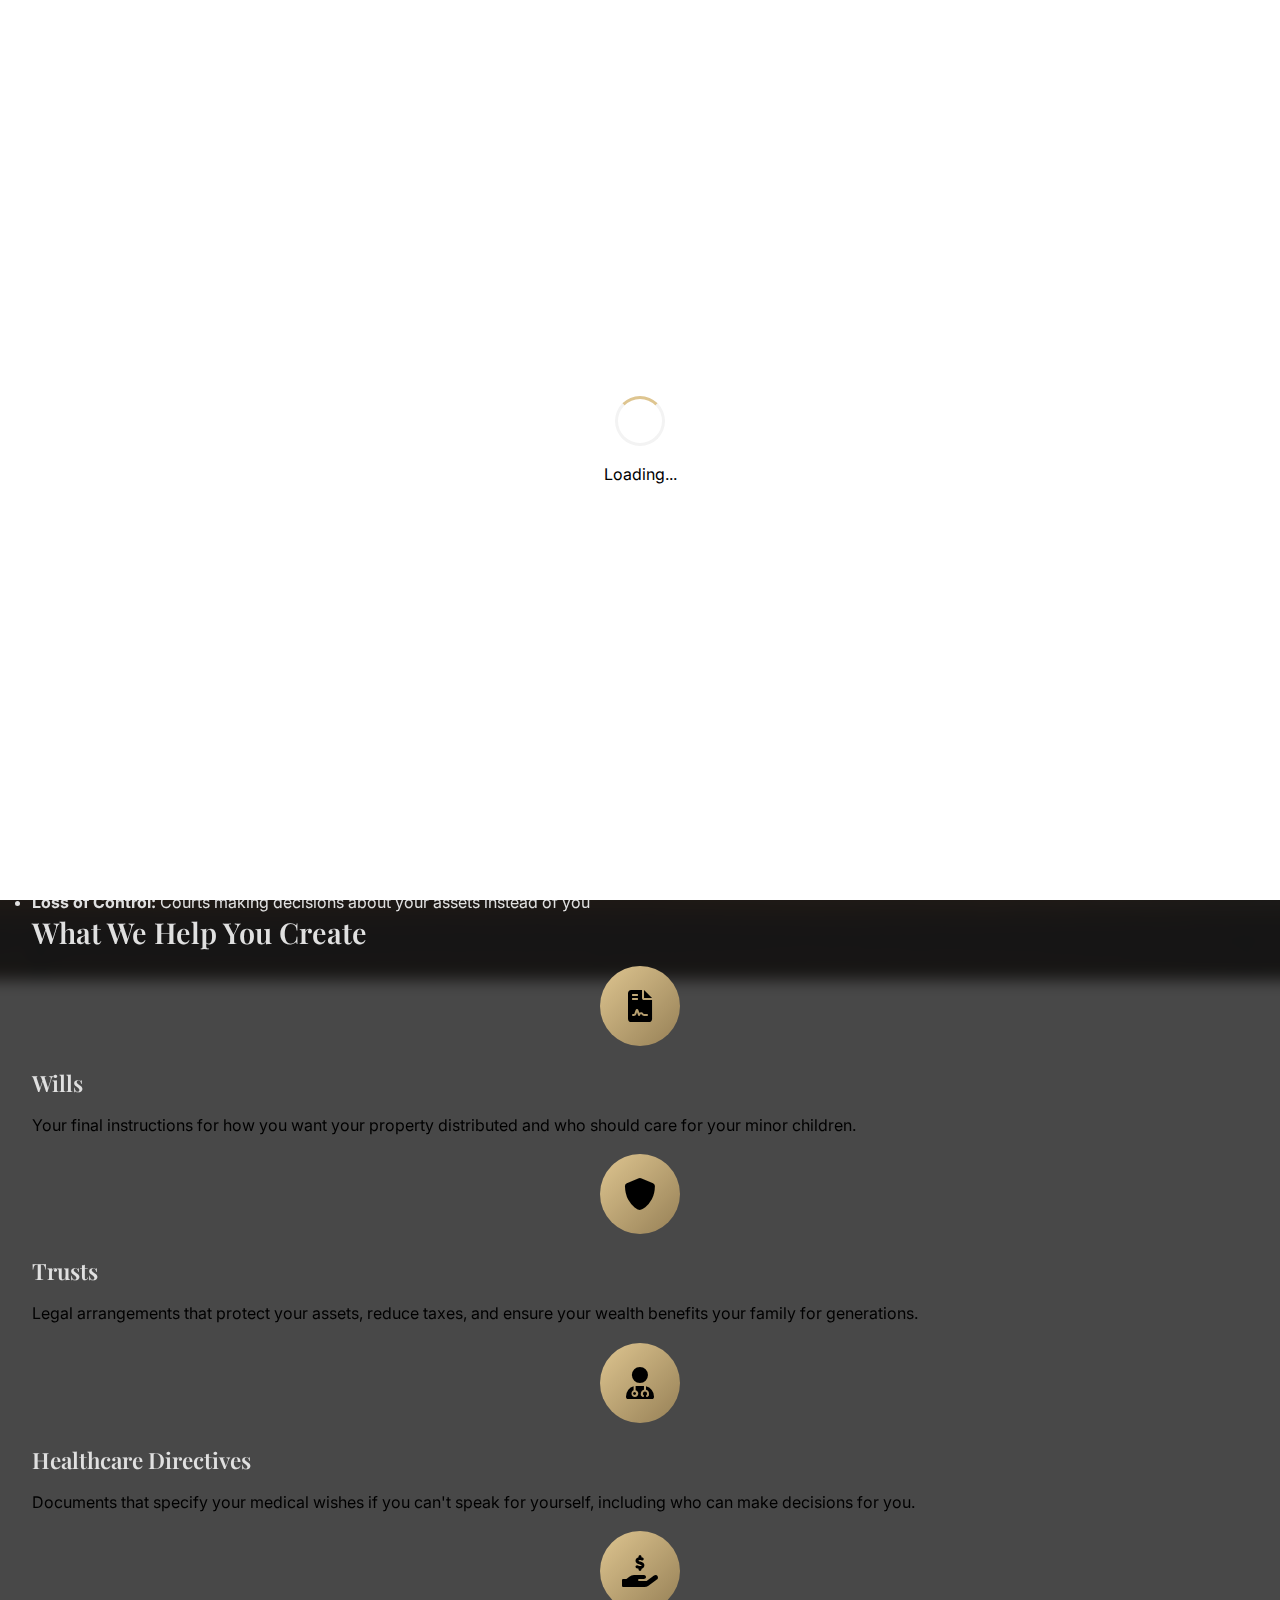
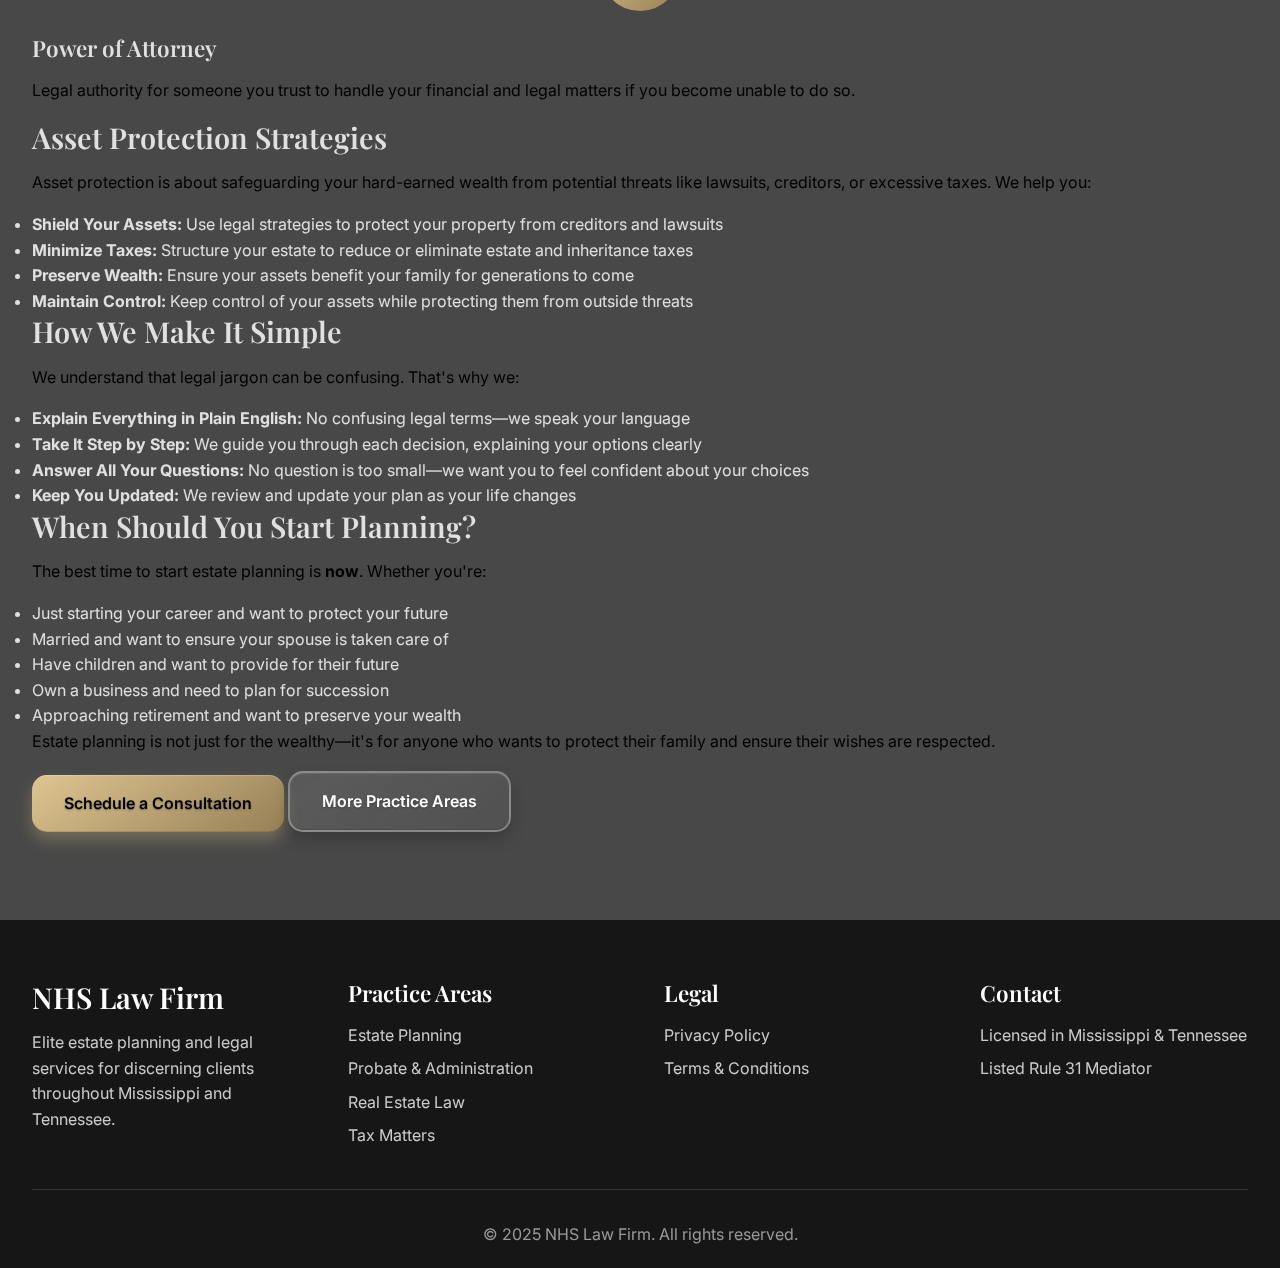
<file: estate-planning.html>
<!DOCTYPE html>
<html lang="en">
<head>
  <meta charset="UTF-8">
  <meta name="viewport" content="width=device-width, initial-scale=1.0, maximum-scale=1.0, user-scalable=no">
  <title>Estate Planning & Asset Protection – NHS Law Firm</title>
  <link rel="stylesheet" href="style.css">
  <link href="https://fonts.googleapis.com/css2?family=Playfair+Display:wght@400;700;900&family=Inter:wght@300;400;500;600;700&display=swap" rel="stylesheet">
  <link rel="stylesheet" href="https://cdnjs.cloudflare.com/ajax/libs/font-awesome/6.0.0/css/all.min.css">
</head>
<body>
  <!-- Navigation -->
  <nav class="navbar">
    <div class="nav-container">
      <div class="nav-logo">
        <img src="New Logo.png" alt="NHS Law Firm Logo" class="logo-image">
      </div>
      <ul class="nav-menu">
        <li class="nav-item">
          <a href="index.html" class="nav-link">Home</a>
        </li>
        <li class="nav-item">
          <a href="about.html" class="nav-link">About</a>
        </li>
        <li class="nav-item">
          <a href="natalie.html" class="nav-link">Founder</a>
        </li>
        <li class="nav-item">
          <a href="book.html" class="nav-link">Book</a>
        </li>
      </ul>
      <div class="hamburger">
        <span class="bar"></span>
        <span class="bar"></span>
        <span class="bar"></span>
      </div>
    </div>
  </nav>

  <!-- Page Header -->
  <header class="page-header">
    <div class="container">
      <h1>Estate Planning & Asset Protection</h1>
      <p>Secure your family's future with comprehensive estate planning strategies</p>
    </div>
  </header>

  <!-- Main Content -->
  <main class="main-content">
    <div class="container">
      <div class="section-header">
        <h2>What is Estate Planning?</h2>
        <p>Estate planning is like creating a roadmap for your family's future. It's not just about what happens after you're gone—it's about protecting your loved ones and ensuring your wishes are carried out exactly as you want them to be.</p>
      </div>

      <div class="practice-content">
        <div class="practice-section">
          <h3>Why Estate Planning Matters</h3>
          <p>Think of estate planning as a safety net for your family. Without proper planning, your loved ones could face:</p>
          <ul>
            <li><strong>Probate Court:</strong> A lengthy, expensive, and public process that can take months or even years</li>
            <li><strong>Family Disputes:</strong> Confusion and potential conflicts about who gets what</li>
            <li><strong>Tax Burdens:</strong> Unnecessary taxes that could have been avoided with proper planning</li>
            <li><strong>Loss of Control:</strong> Courts making decisions about your assets instead of you</li>
          </ul>
        </div>

        <div class="practice-section">
          <h3>What We Help You Create</h3>
          <div class="service-grid">
            <div class="service-item">
              <div class="service-icon">
                <i class="fas fa-file-contract"></i>
              </div>
              <h4>Wills</h4>
              <p>Your final instructions for how you want your property distributed and who should care for your minor children.</p>
            </div>
            <div class="service-item">
              <div class="service-icon">
                <i class="fas fa-shield-alt"></i>
              </div>
              <h4>Trusts</h4>
              <p>Legal arrangements that protect your assets, reduce taxes, and ensure your wealth benefits your family for generations.</p>
            </div>
            <div class="service-item">
              <div class="service-icon">
                <i class="fas fa-user-md"></i>
              </div>
              <h4>Healthcare Directives</h4>
              <p>Documents that specify your medical wishes if you can't speak for yourself, including who can make decisions for you.</p>
            </div>
            <div class="service-item">
              <div class="service-icon">
                <i class="fas fa-hand-holding-usd"></i>
              </div>
              <h4>Power of Attorney</h4>
              <p>Legal authority for someone you trust to handle your financial and legal matters if you become unable to do so.</p>
            </div>
          </div>
        </div>

        <div class="practice-section">
          <h3>Asset Protection Strategies</h3>
          <p>Asset protection is about safeguarding your hard-earned wealth from potential threats like lawsuits, creditors, or excessive taxes. We help you:</p>
          <ul>
            <li><strong>Shield Your Assets:</strong> Use legal strategies to protect your property from creditors and lawsuits</li>
            <li><strong>Minimize Taxes:</strong> Structure your estate to reduce or eliminate estate and inheritance taxes</li>
            <li><strong>Preserve Wealth:</strong> Ensure your assets benefit your family for generations to come</li>
            <li><strong>Maintain Control:</strong> Keep control of your assets while protecting them from outside threats</li>
          </ul>
        </div>

        <div class="practice-section">
          <h3>How We Make It Simple</h3>
          <p>We understand that legal jargon can be confusing. That's why we:</p>
          <ul>
            <li><strong>Explain Everything in Plain English:</strong> No confusing legal terms—we speak your language</li>
            <li><strong>Take It Step by Step:</strong> We guide you through each decision, explaining your options clearly</li>
            <li><strong>Answer All Your Questions:</strong> No question is too small—we want you to feel confident about your choices</li>
            <li><strong>Keep You Updated:</strong> We review and update your plan as your life changes</li>
          </ul>
        </div>

        <div class="practice-section">
          <h3>When Should You Start Planning?</h3>
          <p>The best time to start estate planning is <strong>now</strong>. Whether you're:</p>
          <ul>
            <li>Just starting your career and want to protect your future</li>
            <li>Married and want to ensure your spouse is taken care of</li>
            <li>Have children and want to provide for their future</li>
            <li>Own a business and need to plan for succession</li>
            <li>Approaching retirement and want to preserve your wealth</li>
          </ul>
          <p>Estate planning is not just for the wealthy—it's for anyone who wants to protect their family and ensure their wishes are respected.</p>
        </div>

        <div class="cta-buttons">
          <a href="book.html" class="btn btn-primary">Schedule a Consultation</a>
          <a href="index.html" class="btn btn-secondary">More Practice Areas</a>
        </div>
      </div>
    </div>
  </main>

  <!-- Footer -->
  <footer class="footer">
    <div class="container">
      <div class="footer-content">
        <div class="footer-section">
          <h3>NHS Law Firm</h3>
          <p>Elite estate planning and legal services for discerning clients throughout Mississippi and Tennessee.</p>
        </div>
        <div class="footer-section">
          <h4>Practice Areas</h4>
          <ul>
            <li><a href="estate-planning.html">Estate Planning</a></li>
            <li><a href="probate.html">Probate & Administration</a></li>
            <li><a href="real-estate.html">Real Estate Law</a></li>
            <li><a href="tax.html">Tax Matters</a></li>
          </ul>
        </div>
        <div class="footer-section">
          <h4>Legal</h4>
          <ul>
            <li><a href="privacy-policy.html">Privacy Policy</a></li>
            <li><a href="terms-conditions.html">Terms & Conditions</a></li>
          </ul>
        </div>
        <div class="footer-section">
          <h4>Contact</h4>
          <p>Licensed in Mississippi & Tennessee</p>
          <p>Listed Rule 31 Mediator</p>
        </div>
      </div>
      <div class="footer-bottom">
        <p>&copy; 2025 NHS Law Firm. All rights reserved.</p>
      </div>
    </div>
  </footer>

  <script src="script.js"></script>
</body>
</html>
</file>
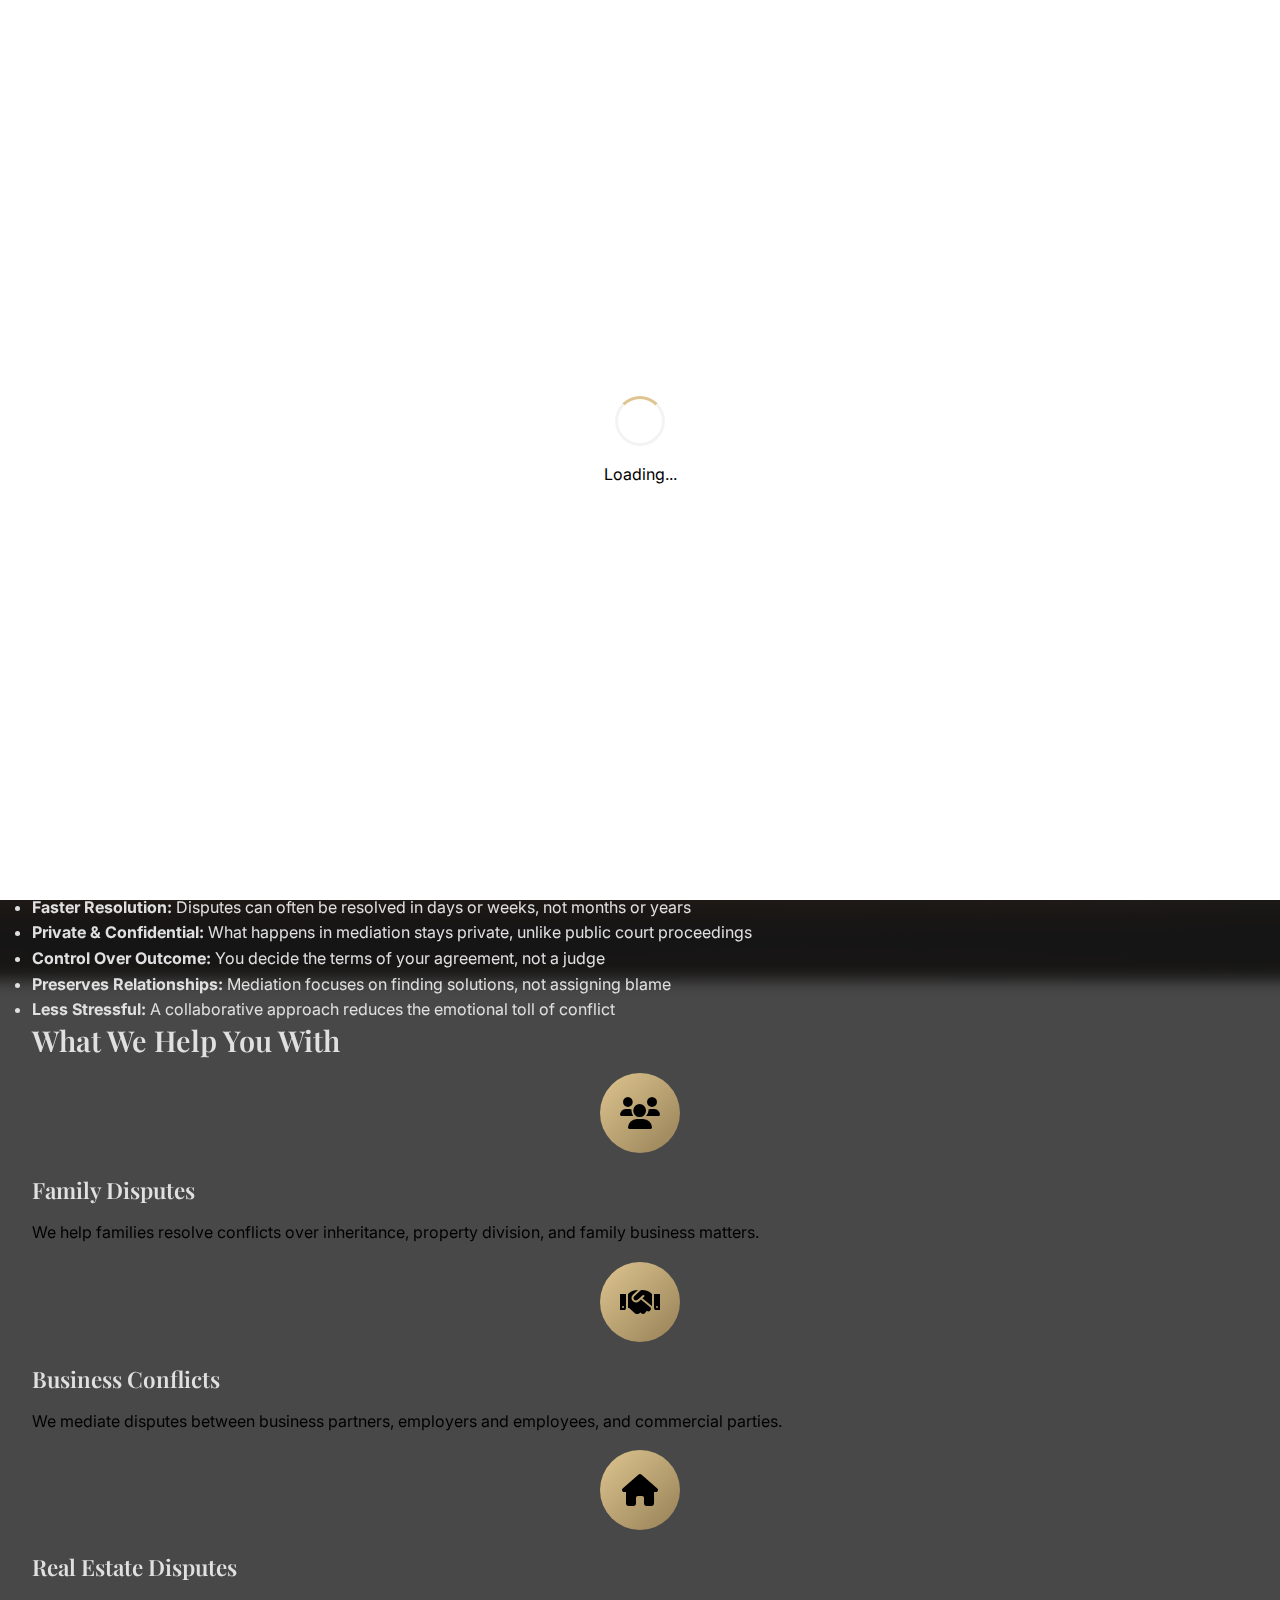
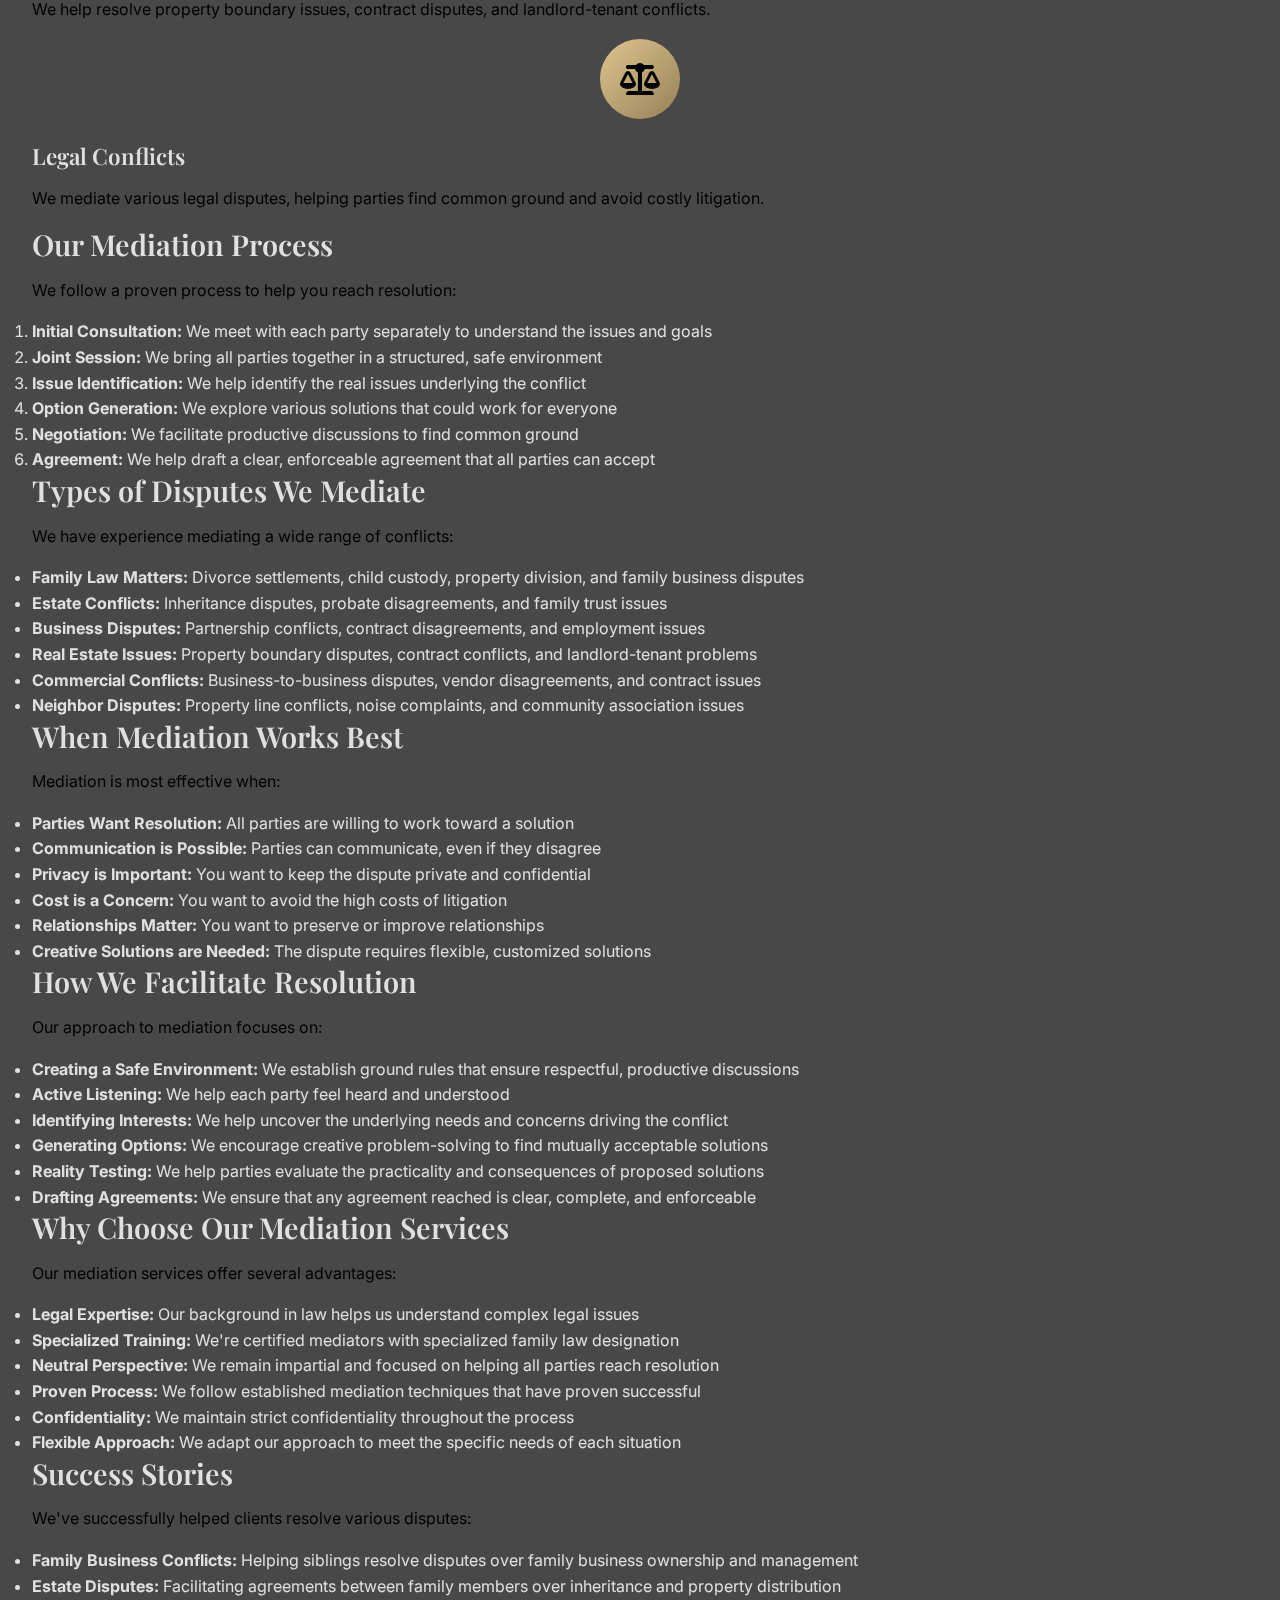
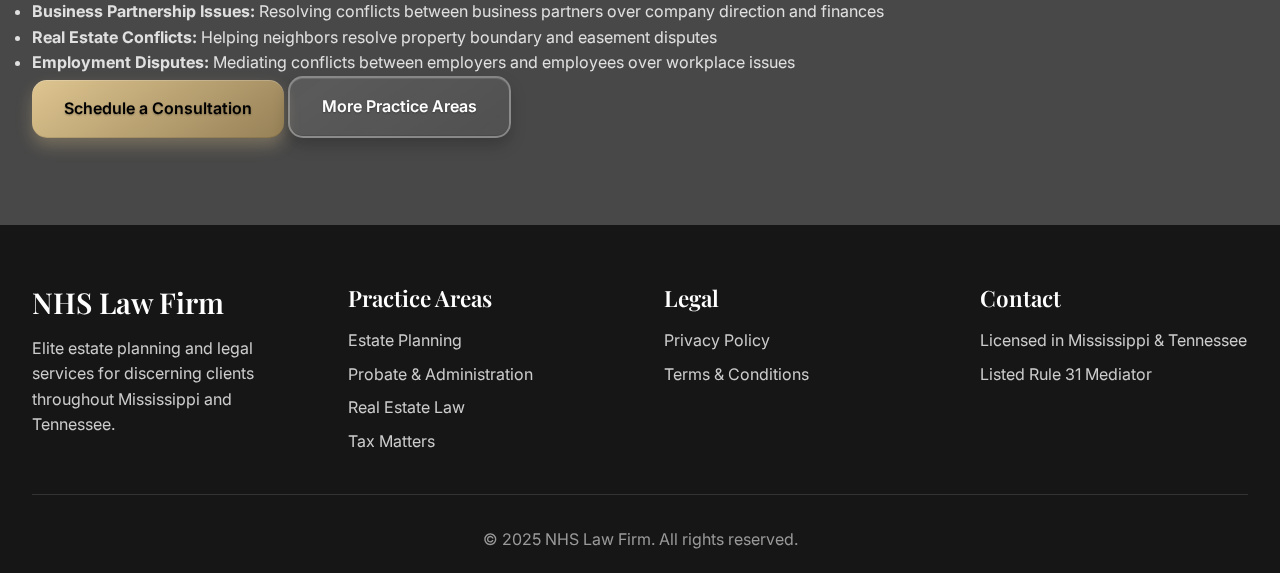
<file: mediation.html>
<!DOCTYPE html>
<html lang="en">
<head>
  <meta charset="UTF-8">
  <meta name="viewport" content="width=device-width, initial-scale=1.0, maximum-scale=1.0, user-scalable=no">
  <title>Mediation & Dispute Resolution – NHS Law Firm</title>
  <link rel="stylesheet" href="style.css">
  <link href="https://fonts.googleapis.com/css2?family=Playfair+Display:wght@400;700;900&family=Inter:wght@300;400;500;600;700&display=swap" rel="stylesheet">
  <link rel="stylesheet" href="https://cdnjs.cloudflare.com/ajax/libs/font-awesome/6.0.0/css/all.min.css">
</head>
<body>
  <!-- Navigation -->
  <nav class="navbar">
    <div class="nav-container">
      <div class="nav-logo">
        <img src="New Logo.png" alt="NHS Law Firm Logo" class="logo-image">
      </div>
      <ul class="nav-menu">
        <li class="nav-item">
          <a href="index.html" class="nav-link">Home</a>
        </li>
        <li class="nav-item">
          <a href="about.html" class="nav-link">About</a>
        </li>
        <li class="nav-item">
          <a href="natalie.html" class="nav-link">Founder</a>
        </li>
        <li class="nav-item">
          <a href="book.html" class="nav-link">Book</a>
        </li>
      </ul>
      <div class="hamburger">
        <span class="bar"></span>
        <span class="bar"></span>
        <span class="bar"></span>
      </div>
    </div>
  </nav>

  <!-- Page Header -->
  <header class="page-header">
    <div class="container">
      <h1>Mediation & Dispute Resolution</h1>
      <p>Resolving conflicts efficiently and amicably through expert mediation services</p>
    </div>
  </header>

  <!-- Main Content -->
  <main class="main-content">
    <div class="container">
      <div class="section-header">
        <h2>What is Mediation?</h2>
        <p>Mediation is a collaborative process where a neutral third party helps people in conflict reach a mutually acceptable resolution. Unlike court battles, mediation is private, less expensive, and gives you control over the outcome. As a Listed Rule 31 Mediator with family-law special designation, we provide expert guidance to resolve disputes efficiently and amicably.</p>
      </div>

      <div class="practice-content">
        <div class="practice-section">
          <h3>Why Choose Mediation?</h3>
          <p>Mediation offers significant advantages over traditional litigation:</p>
          <ul>
            <li><strong>Cost-Effective:</strong> Mediation typically costs much less than going to court</li>
            <li><strong>Faster Resolution:</strong> Disputes can often be resolved in days or weeks, not months or years</li>
            <li><strong>Private & Confidential:</strong> What happens in mediation stays private, unlike public court proceedings</li>
            <li><strong>Control Over Outcome:</strong> You decide the terms of your agreement, not a judge</li>
            <li><strong>Preserves Relationships:</strong> Mediation focuses on finding solutions, not assigning blame</li>
            <li><strong>Less Stressful:</strong> A collaborative approach reduces the emotional toll of conflict</li>
          </ul>
        </div>

        <div class="practice-section">
          <h3>What We Help You With</h3>
          <div class="service-grid">
            <div class="service-item">
              <div class="service-icon">
                <i class="fas fa-users"></i>
              </div>
              <h4>Family Disputes</h4>
              <p>We help families resolve conflicts over inheritance, property division, and family business matters.</p>
            </div>
            <div class="service-item">
              <div class="service-icon">
                <i class="fas fa-handshake"></i>
              </div>
              <h4>Business Conflicts</h4>
              <p>We mediate disputes between business partners, employers and employees, and commercial parties.</p>
            </div>
            <div class="service-item">
              <div class="service-icon">
                <i class="fas fa-home"></i>
              </div>
              <h4>Real Estate Disputes</h4>
              <p>We help resolve property boundary issues, contract disputes, and landlord-tenant conflicts.</p>
            </div>
            <div class="service-item">
              <div class="service-icon">
                <i class="fas fa-balance-scale"></i>
              </div>
              <h4>Legal Conflicts</h4>
              <p>We mediate various legal disputes, helping parties find common ground and avoid costly litigation.</p>
            </div>
          </div>
        </div>

        <div class="practice-section">
          <h3>Our Mediation Process</h3>
          <p>We follow a proven process to help you reach resolution:</p>
          <ol>
            <li><strong>Initial Consultation:</strong> We meet with each party separately to understand the issues and goals</li>
            <li><strong>Joint Session:</strong> We bring all parties together in a structured, safe environment</li>
            <li><strong>Issue Identification:</strong> We help identify the real issues underlying the conflict</li>
            <li><strong>Option Generation:</strong> We explore various solutions that could work for everyone</li>
            <li><strong>Negotiation:</strong> We facilitate productive discussions to find common ground</li>
            <li><strong>Agreement:</strong> We help draft a clear, enforceable agreement that all parties can accept</li>
          </ol>
        </div>

        <div class="practice-section">
          <h3>Types of Disputes We Mediate</h3>
          <p>We have experience mediating a wide range of conflicts:</p>
          <ul>
            <li><strong>Family Law Matters:</strong> Divorce settlements, child custody, property division, and family business disputes</li>
            <li><strong>Estate Conflicts:</strong> Inheritance disputes, probate disagreements, and family trust issues</li>
            <li><strong>Business Disputes:</strong> Partnership conflicts, contract disagreements, and employment issues</li>
            <li><strong>Real Estate Issues:</strong> Property boundary disputes, contract conflicts, and landlord-tenant problems</li>
            <li><strong>Commercial Conflicts:</strong> Business-to-business disputes, vendor disagreements, and contract issues</li>
            <li><strong>Neighbor Disputes:</strong> Property line conflicts, noise complaints, and community association issues</li>
          </ul>
        </div>

        <div class="practice-section">
          <h3>When Mediation Works Best</h3>
          <p>Mediation is most effective when:</p>
          <ul>
            <li><strong>Parties Want Resolution:</strong> All parties are willing to work toward a solution</li>
            <li><strong>Communication is Possible:</strong> Parties can communicate, even if they disagree</li>
            <li><strong>Privacy is Important:</strong> You want to keep the dispute private and confidential</li>
            <li><strong>Cost is a Concern:</strong> You want to avoid the high costs of litigation</li>
            <li><strong>Relationships Matter:</strong> You want to preserve or improve relationships</li>
            <li><strong>Creative Solutions are Needed:</strong> The dispute requires flexible, customized solutions</li>
          </ul>
        </div>

        <div class="practice-section">
          <h3>How We Facilitate Resolution</h3>
          <p>Our approach to mediation focuses on:</p>
          <ul>
            <li><strong>Creating a Safe Environment:</strong> We establish ground rules that ensure respectful, productive discussions</li>
            <li><strong>Active Listening:</strong> We help each party feel heard and understood</li>
            <li><strong>Identifying Interests:</strong> We help uncover the underlying needs and concerns driving the conflict</li>
            <li><strong>Generating Options:</strong> We encourage creative problem-solving to find mutually acceptable solutions</li>
            <li><strong>Reality Testing:</strong> We help parties evaluate the practicality and consequences of proposed solutions</li>
            <li><strong>Drafting Agreements:</strong> We ensure that any agreement reached is clear, complete, and enforceable</li>
          </ul>
        </div>

        <div class="practice-section">
          <h3>Why Choose Our Mediation Services</h3>
          <p>Our mediation services offer several advantages:</p>
          <ul>
            <li><strong>Legal Expertise:</strong> Our background in law helps us understand complex legal issues</li>
            <li><strong>Specialized Training:</strong> We're certified mediators with specialized family law designation</li>
            <li><strong>Neutral Perspective:</strong> We remain impartial and focused on helping all parties reach resolution</li>
            <li><strong>Proven Process:</strong> We follow established mediation techniques that have proven successful</li>
            <li><strong>Confidentiality:</strong> We maintain strict confidentiality throughout the process</li>
            <li><strong>Flexible Approach:</strong> We adapt our approach to meet the specific needs of each situation</li>
          </ul>
        </div>

        <div class="practice-section">
          <h3>Success Stories</h3>
          <p>We've successfully helped clients resolve various disputes:</p>
          <ul>
            <li><strong>Family Business Conflicts:</strong> Helping siblings resolve disputes over family business ownership and management</li>
            <li><strong>Estate Disputes:</strong> Facilitating agreements between family members over inheritance and property distribution</li>
            <li><strong>Business Partnership Issues:</strong> Resolving conflicts between business partners over company direction and finances</li>
            <li><strong>Real Estate Conflicts:</strong> Helping neighbors resolve property boundary and easement disputes</li>
            <li><strong>Employment Disputes:</strong> Mediating conflicts between employers and employees over workplace issues</li>
          </ul>
        </div>

        <div class="cta-buttons">
          <a href="book.html" class="btn btn-primary">Schedule a Consultation</a>
          <a href="index.html" class="btn btn-secondary">More Practice Areas</a>
        </div>
      </div>
    </div>
  </main>

  <!-- Footer -->
  <footer class="footer">
    <div class="container">
      <div class="footer-content">
        <div class="footer-section">
          <h3>NHS Law Firm</h3>
          <p>Elite estate planning and legal services for discerning clients throughout Mississippi and Tennessee.</p>
        </div>
        <div class="footer-section">
          <h4>Practice Areas</h4>
          <ul>
            <li><a href="estate-planning.html">Estate Planning</a></li>
            <li><a href="probate.html">Probate & Administration</a></li>
            <li><a href="real-estate.html">Real Estate Law</a></li>
            <li><a href="tax.html">Tax Matters</a></li>
          </ul>
        </div>
        <div class="footer-section">
          <h4>Legal</h4>
          <ul>
            <li><a href="privacy-policy.html">Privacy Policy</a></li>
            <li><a href="terms-conditions.html">Terms & Conditions</a></li>
          </ul>
        </div>
        <div class="footer-section">
          <h4>Contact</h4>
          <p>Licensed in Mississippi & Tennessee</p>
          <p>Listed Rule 31 Mediator</p>
        </div>
      </div>
      <div class="footer-bottom">
        <p>&copy; 2025 NHS Law Firm. All rights reserved.</p>
      </div>
    </div>
  </footer>

  <script src="script.js"></script>
</body>
</html>
</file>
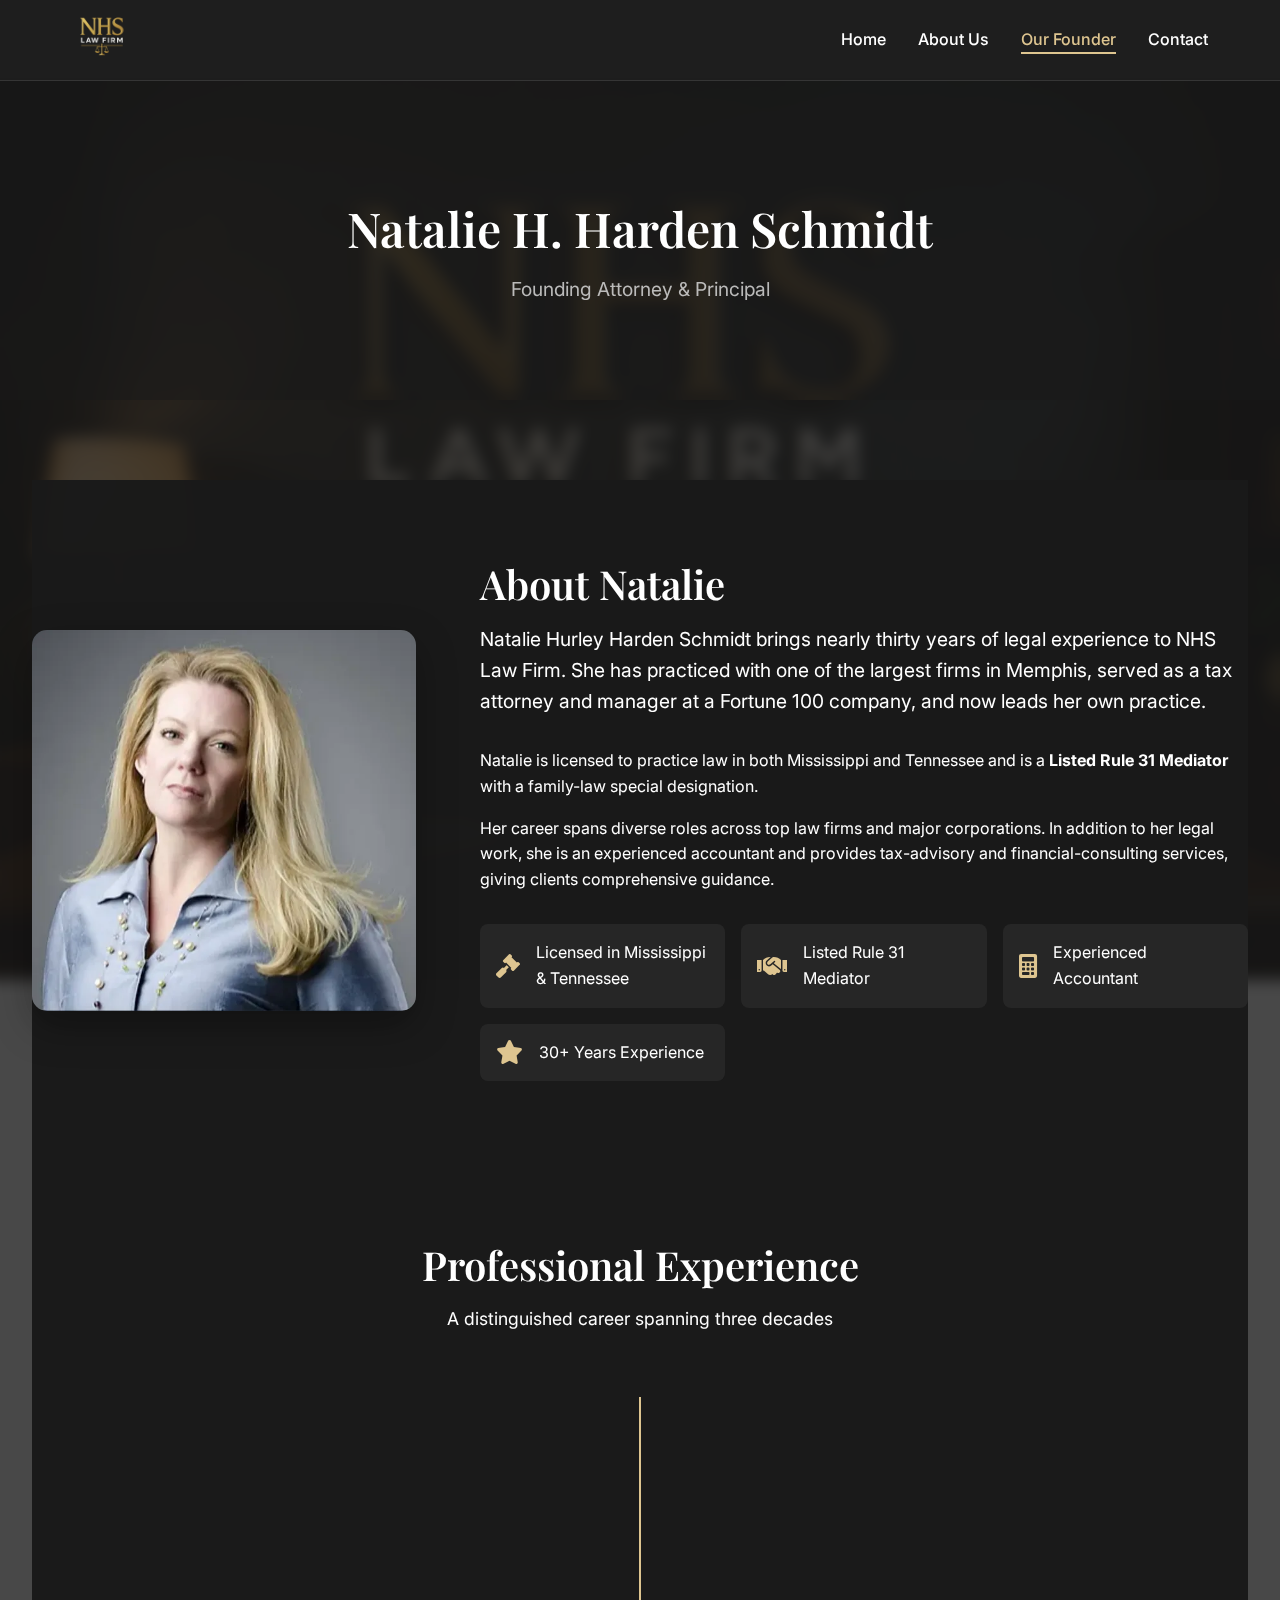
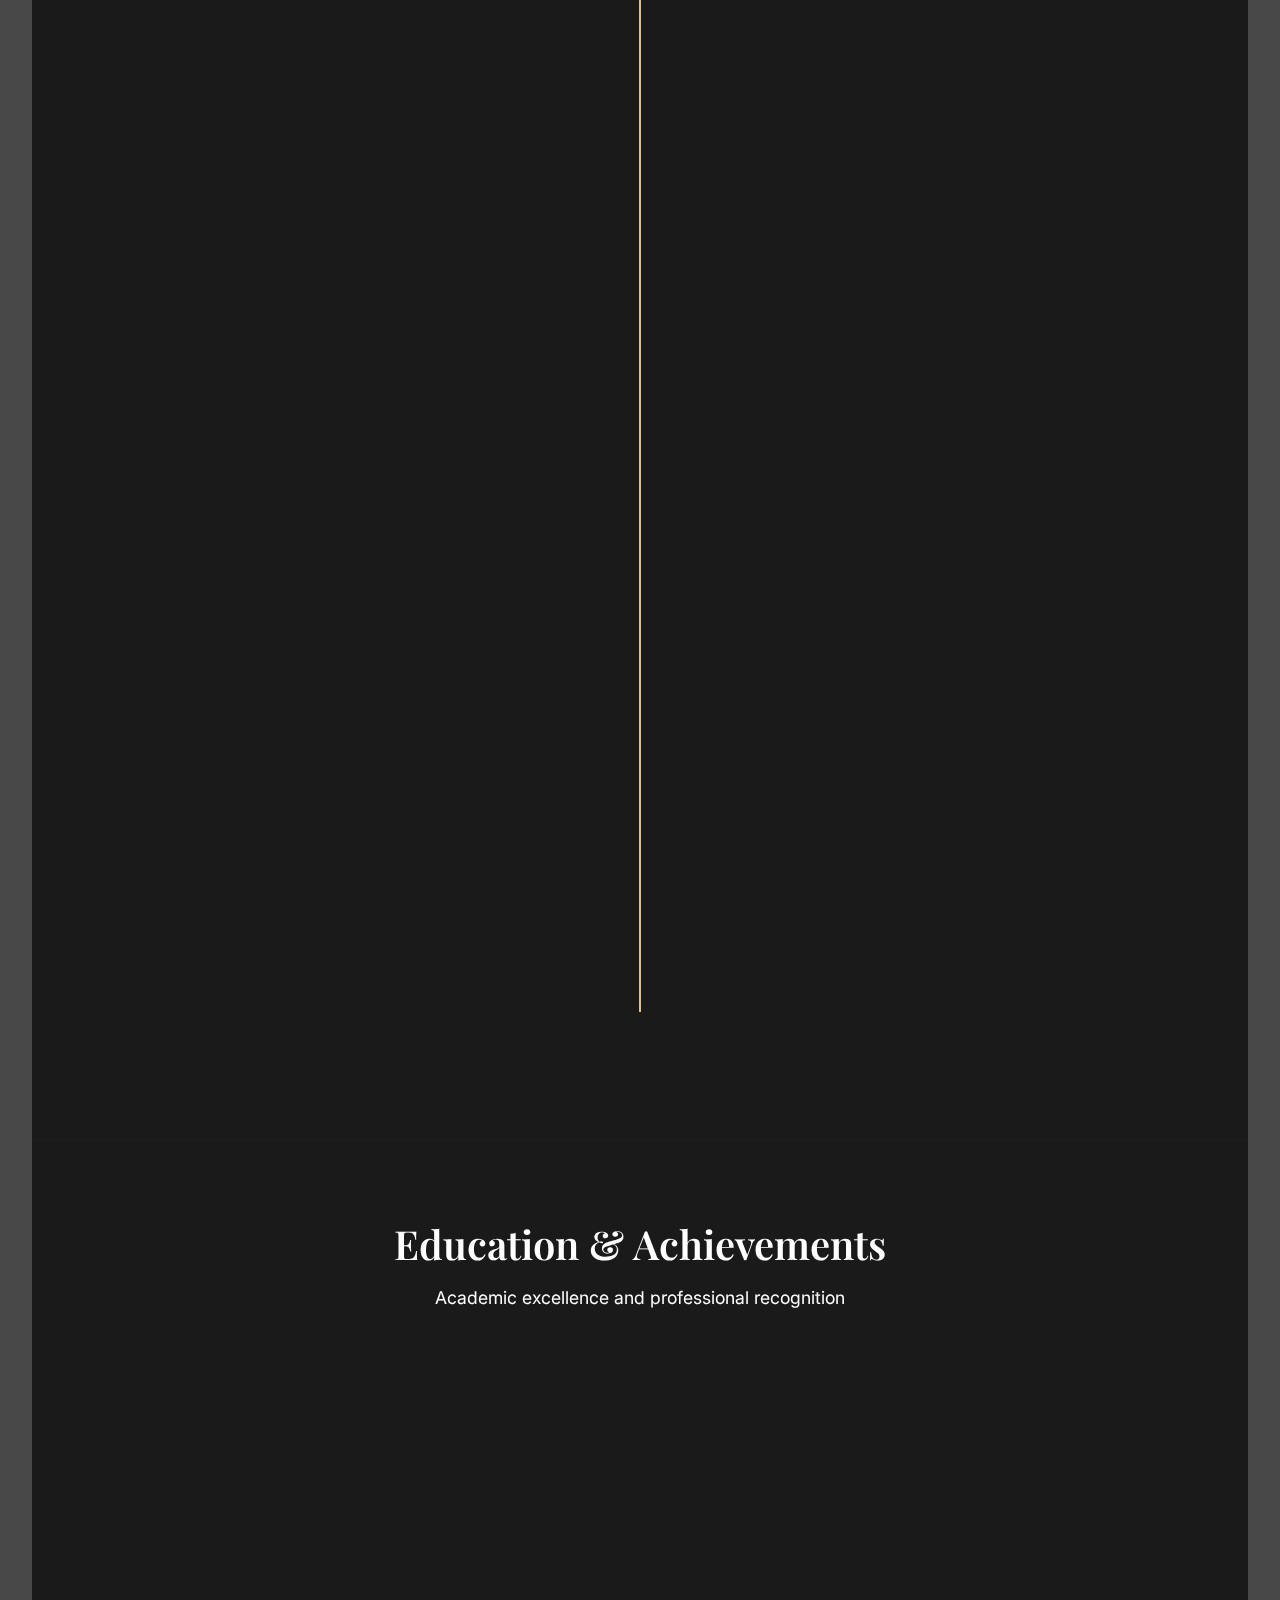
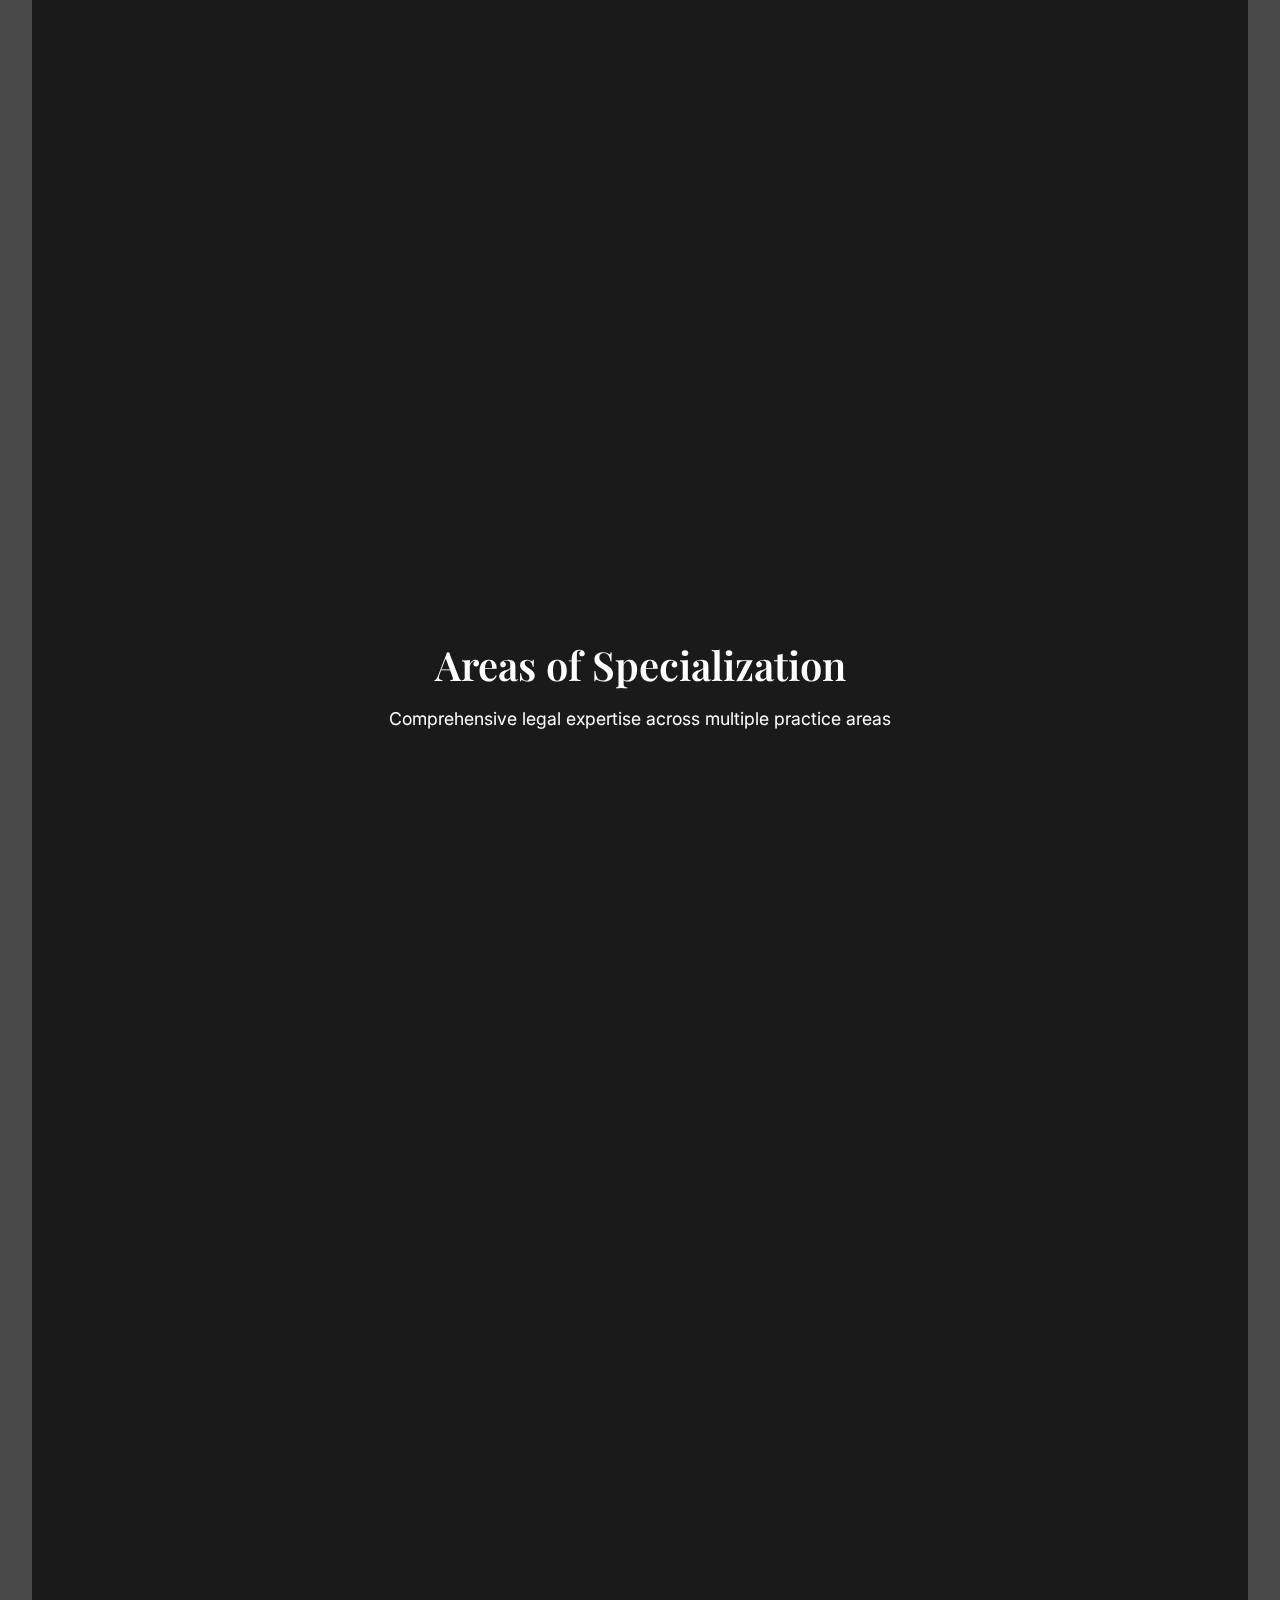
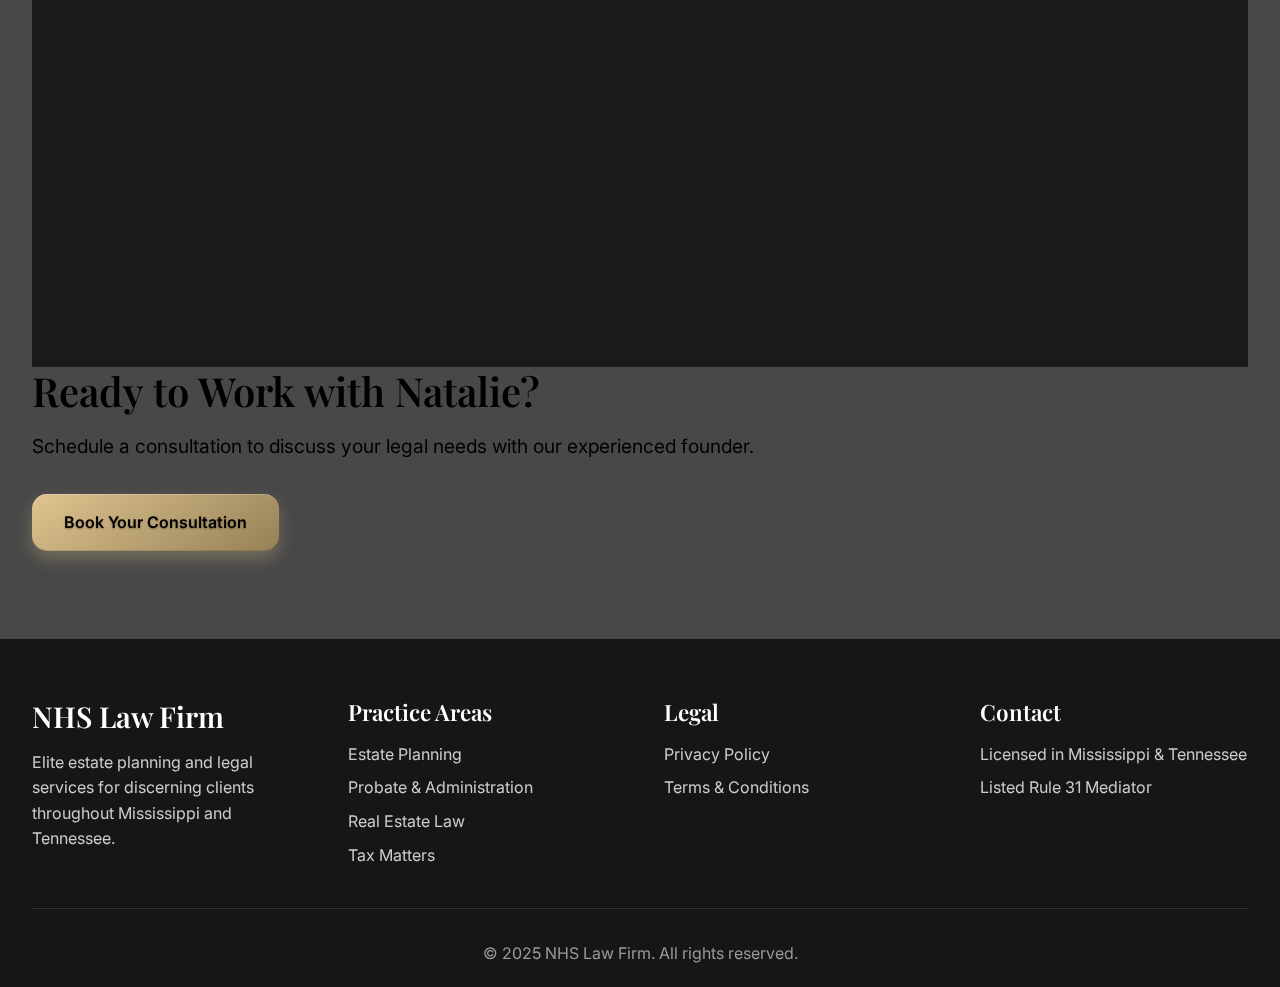
<file: natalie.html>
<!DOCTYPE html>
<html lang="en">
<head>
  <meta charset="UTF-8">
  <meta name="viewport" content="width=device-width, initial-scale=1.0">
  <title>Natalie H. Harden Schmidt – NHS Law Firm</title>
  <link rel="stylesheet" href="style.css">
  <link href="https://fonts.googleapis.com/css2?family=Playfair+Display:wght@400;600;700&family=Inter:wght@300;400;500;600&display=swap" rel="stylesheet">
  <link rel="stylesheet" href="https://cdnjs.cloudflare.com/ajax/libs/font-awesome/6.0.0/css/all.min.css">
</head>
<body>
  <!-- Sticky Navigation -->
  <nav class="navbar">
    <div class="nav-container">
              <div class="nav-logo">
          <img src="New Logo.png" alt="NHS Law Firm Logo" class="logo-image">
        </div>
      <ul class="nav-menu">
        <li class="nav-item">
          <a href="index.html" class="nav-link">Home</a>
        </li>
        <li class="nav-item">
          <a href="about.html" class="nav-link">About Us</a>
        </li>
        <li class="nav-item">
          <a href="natalie.html" class="nav-link active">Our Founder</a>
        </li>
        <li class="nav-item">
          <a href="book.html" class="nav-link">Contact</a>
        </li>
      </ul>
      <div class="hamburger">
        <span class="bar"></span>
        <span class="bar"></span>
        <span class="bar"></span>
      </div>
    </div>
  </nav>

  <!-- Page Header -->
  <section class="page-header">
    <div class="container">
      <h1>Natalie H. Harden Schmidt</h1>
      <p>Founding Attorney & Principal</p>
    </div>
  </section>

  <!-- Main Content -->
  <main class="main-content">
    <div class="container">
      <!-- Founder Profile -->
      <section class="founder-profile" data-aos="fade-up">
        <div class="founder-content">
          <div class="founder-image">
            <img src="natselfie.webp" alt="Natalie Hurley Harden Schmidt" class="founder-portrait">
          </div>
          <div class="founder-info">
            <h2>About Natalie</h2>
            <p class="founder-intro">Natalie Hurley Harden Schmidt brings nearly thirty years of legal experience to NHS Law Firm. She has practiced with one of the largest firms in Memphis, served as a tax attorney and manager at a Fortune 100 company, and now leads her own practice.</p>
            <p>Natalie is licensed to practice law in both Mississippi and Tennessee and is a <strong>Listed Rule 31 Mediator</strong> with a family-law special designation.</p>
            <p>Her career spans diverse roles across top law firms and major corporations. In addition to her legal work, she is an experienced accountant and provides tax-advisory and financial-consulting services, giving clients comprehensive guidance.</p>
            
            <div class="credentials">
              <div class="credential-item">
                <i class="fas fa-gavel"></i>
                <span>Licensed in Mississippi & Tennessee</span>
              </div>
              <div class="credential-item">
                <i class="fas fa-handshake"></i>
                <span>Listed Rule 31 Mediator</span>
              </div>
              <div class="credential-item">
                <i class="fas fa-calculator"></i>
                <span>Experienced Accountant</span>
              </div>
              <div class="credential-item">
                <i class="fas fa-star"></i>
                <span>30+ Years Experience</span>
              </div>
            </div>
          </div>
        </div>
      </section>

      <!-- Professional Experience -->
      <section class="experience-section">
        <div class="section-header">
          <h2>Professional Experience</h2>
          <p>A distinguished career spanning three decades</p>
        </div>
        
        <div class="timeline">
          <div class="timeline-item" data-aos="fade-up">
            <div class="timeline-marker"></div>
            <div class="timeline-content">
              <div class="timeline-header">
                <h3>Independent Legal Group</h3>
                <span class="timeline-date">2014 – Present</span>
              </div>
              <p>Providing expert counsel and representation based on nearly three decades of legal experience. Leading NHS Law Firm with a focus on estate planning, tax matters, and comprehensive legal services.</p>
            </div>
          </div>

          <div class="timeline-item" data-aos="fade-up">
            <div class="timeline-marker"></div>
            <div class="timeline-content">
              <div class="timeline-header">
                <h3>Counsel On Call</h3>
                <span class="timeline-date">2010 – 2013</span>
              </div>
              <p>Attorney on special projects for a variety of clients, providing specialized legal services and counsel on complex matters.</p>
            </div>
          </div>

          <div class="timeline-item" data-aos="fade-up">
            <div class="timeline-marker"></div>
            <div class="timeline-content">
              <div class="timeline-header">
                <h3>International Paper Company</h3>
                <span class="timeline-date">1999 – 2009</span>
              </div>
              <p>Tax attorney and manager in Global Tax for a Fortune 100 company, handling complex international tax matters and corporate tax planning.</p>
            </div>
          </div>

          <div class="timeline-item" data-aos="fade-up">
            <div class="timeline-marker"></div>
            <div class="timeline-content">
              <div class="timeline-header">
                <h3>Armstrong Allen PLLC</h3>
                <span class="timeline-date">1996 – 1999</span>
              </div>
              <p>Tax associate at one of Memphis's largest law firms, specializing in tax law and corporate matters.</p>
            </div>
          </div>

          <div class="timeline-item" data-aos="fade-up">
            <div class="timeline-marker"></div>
            <div class="timeline-content">
              <div class="timeline-header">
                <h3>Burch, Porter & Johnson</h3>
                <span class="timeline-date">1994 & 1995</span>
              </div>
              <p>Associate in training during summer clerkships, gaining foundational experience in legal practice.</p>
            </div>
          </div>
        </div>
      </section>

      <!-- Education -->
      <section class="education-section">
        <div class="section-header">
          <h2>Education & Achievements</h2>
          <p>Academic excellence and professional recognition</p>
        </div>
        
        <div class="education-grid">
          <div class="education-card" data-aos="fade-up">
            <div class="education-header">
              <h3>The University of Memphis</h3>
              <h4>Cecil C. Humphreys School of Law</h4>
              <span class="education-date">1993 – 1996</span>
            </div>
            <div class="education-details">
              <ul>
                <li><strong>Juris Doctorate</strong></li>
                <li>Law Review editor (comments) and staff member</li>
                <li>Participant in National and International Moot Court competitions</li>
                <li>Published author of the note "Religious Entanglement in the Bankruptcy System: Avoidable Transfers and RFRA"</li>
                <li>Best Oral Advocate award recipient and honors in multiple appellate competitions</li>
              </ul>
            </div>
          </div>

          <div class="education-card" data-aos="fade-up" data-aos-delay="100">
            <div class="education-header">
              <h3>Memphis State University</h3>
              <h4>Bachelor of Business Administration</h4>
              <span class="education-date">1989 – 1993</span>
            </div>
            <div class="education-details">
              <ul>
                <li><strong>BBA in Accounting, magna cum laude</strong></li>
                <li>Vice President of Beta Alpha Psi (honors accounting fraternity)</li>
                <li>Overall GPA: 3.52; GPA in upper-division accounting courses: 4.0</li>
              </ul>
            </div>
          </div>
        </div>
      </section>

      <!-- Specializations -->
      <section class="specializations-section">
        <div class="section-header">
          <h2>Areas of Specialization</h2>
          <p>Comprehensive legal expertise across multiple practice areas</p>
        </div>
        
        <div class="specializations-grid">
          <div class="specialization-item" data-aos="fade-up">
            <div class="specialization-icon">
              <i class="fas fa-shield-alt"></i>
            </div>
            <h3>Estate Planning</h3>
            <p>Wills, trusts, powers of attorney, and comprehensive estate planning strategies.</p>
          </div>

          <div class="specialization-item" data-aos="fade-up" data-aos-delay="100">
            <div class="specialization-icon">
              <i class="fas fa-calculator"></i>
            </div>
            <h3>Tax Law</h3>
            <p>Tax planning, compliance, audits, and representation in tax-related matters.</p>
          </div>

          <div class="specialization-item" data-aos="fade-up" data-aos-delay="200">
            <div class="specialization-icon">
              <i class="fas fa-handshake"></i>
            </div>
            <h3>Mediation</h3>
            <p>Professional mediation services with family-law special designation.</p>
          </div>

          <div class="specialization-item" data-aos="fade-up" data-aos-delay="300">
            <div class="specialization-icon">
              <i class="fas fa-building"></i>
            </div>
            <h3>Business Law</h3>
            <p>Business formation, acquisitions, and corporate legal services.</p>
          </div>

          <div class="specialization-item" data-aos="fade-up" data-aos-delay="400">
            <div class="specialization-icon">
              <i class="fas fa-balance-scale"></i>
            </div>
            <h3>Probate & Administration</h3>
            <p>Expert guidance through the probate process and estate administration.</p>
          </div>

          <div class="specialization-item" data-aos="fade-up" data-aos-delay="500">
            <div class="specialization-icon">
              <i class="fas fa-chart-line"></i>
            </div>
            <h3>Financial Consulting</h3>
            <p>Tax-advisory and financial-consulting services for comprehensive guidance.</p>
          </div>
        </div>
      </section>

      <!-- CTA Section -->
      <section class="cta-section">
        <div class="cta-content">
          <h2>Ready to Work with Natalie?</h2>
          <p>Schedule a consultation to discuss your legal needs with our experienced founder.</p>
          <a href="book.html" class="btn btn-primary">Book Your Consultation</a>
        </div>
      </section>
    </div>
  </main>

  <!-- Footer -->
  <footer class="footer">
    <div class="container">
      <div class="footer-content">
        <div class="footer-section">
          <h3>NHS Law Firm</h3>
          <p>Elite estate planning and legal services for discerning clients throughout Mississippi and Tennessee.</p>
        </div>
        <div class="footer-section">
          <h4>Practice Areas</h4>
          <ul>
            <li><a href="#estate-planning">Estate Planning</a></li>
            <li><a href="#probate">Probate & Administration</a></li>
            <li><a href="#real-estate">Real Estate Law</a></li>
            <li><a href="#tax">Tax Matters</a></li>
          </ul>
        </div>
        <div class="footer-section">
          <h4>Legal</h4>
          <ul>
            <li><a href="privacy-policy.html">Privacy Policy</a></li>
            <li><a href="terms-conditions.html">Terms & Conditions</a></li>
          </ul>
        </div>
        <div class="footer-section">
          <h4>Contact</h4>
          <p>Licensed in Mississippi & Tennessee</p>
          <p>Listed Rule 31 Mediator</p>
        </div>
      </div>
      <div class="footer-bottom">
        <p>&copy; 2025 NHS Law Firm. All rights reserved.</p>
      </div>
    </div>
  </footer>

  <script src="script.js"></script>
</body>
</html>
</file>
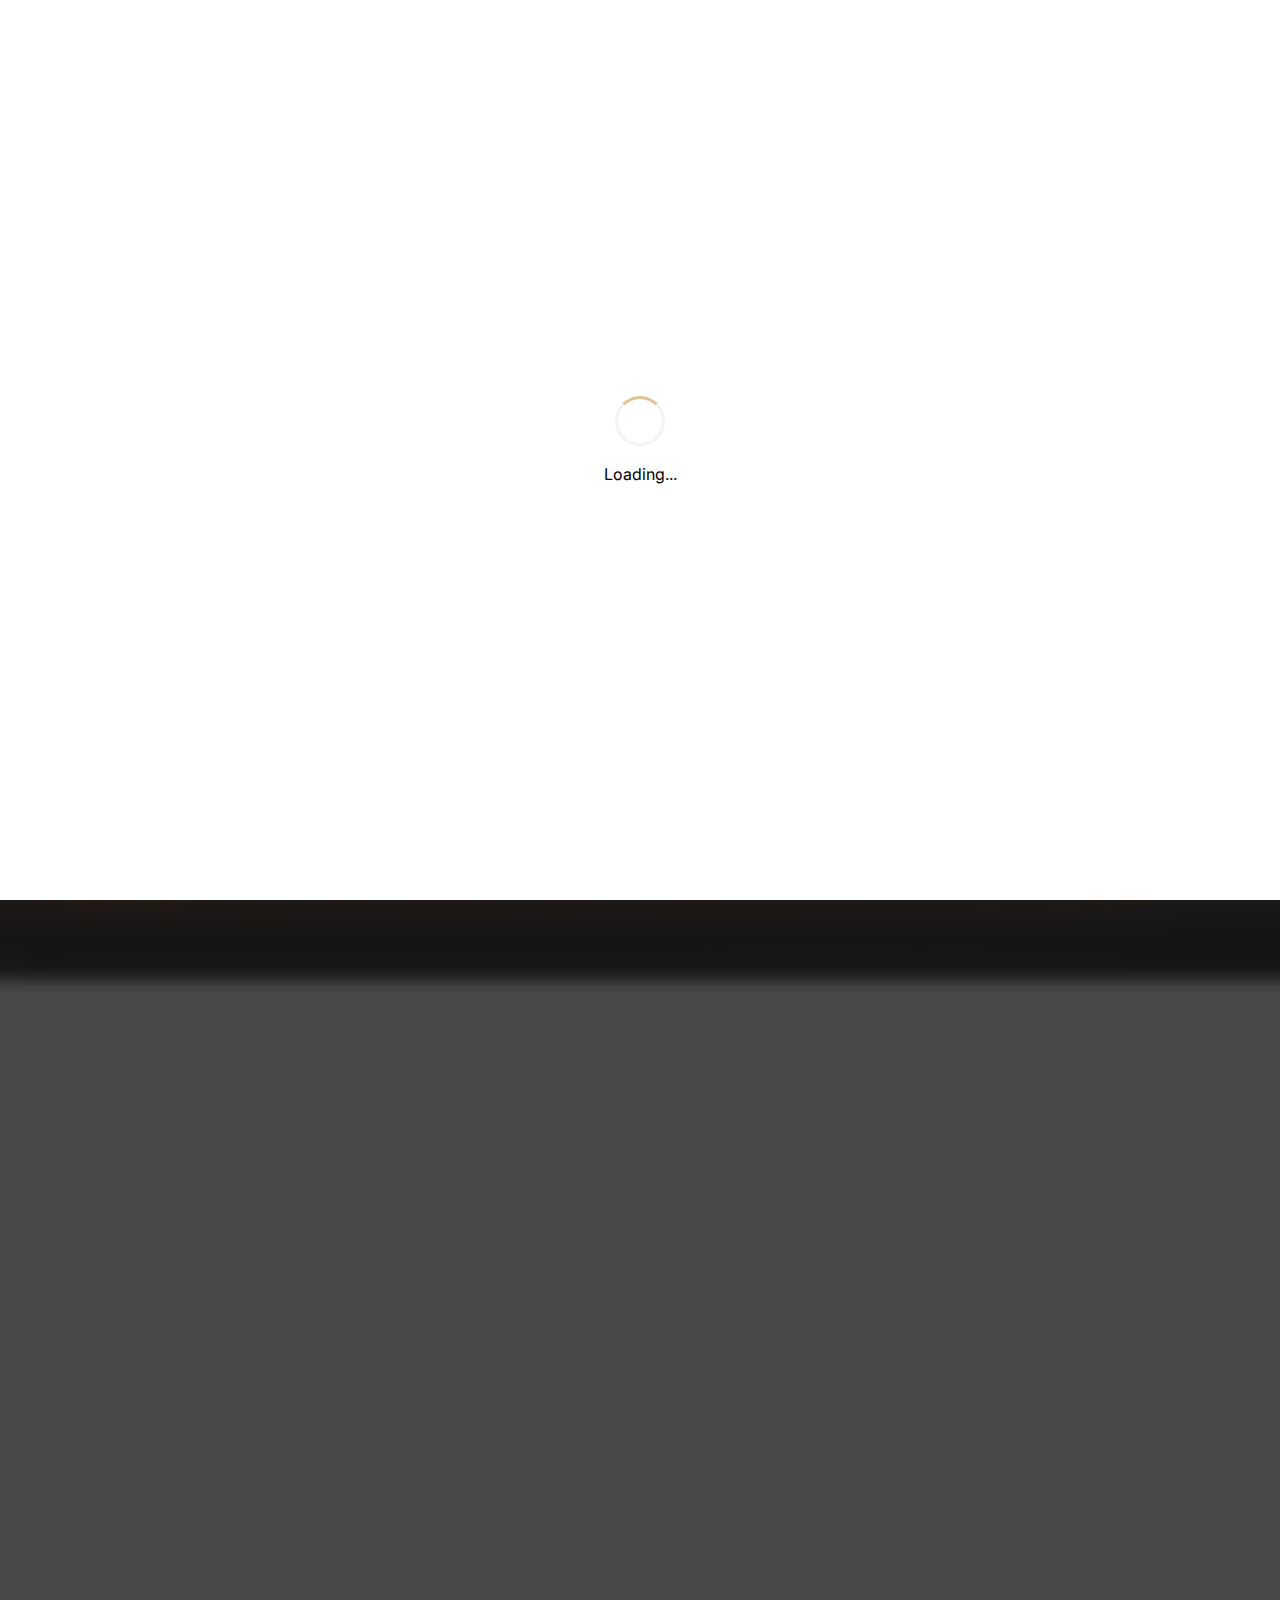
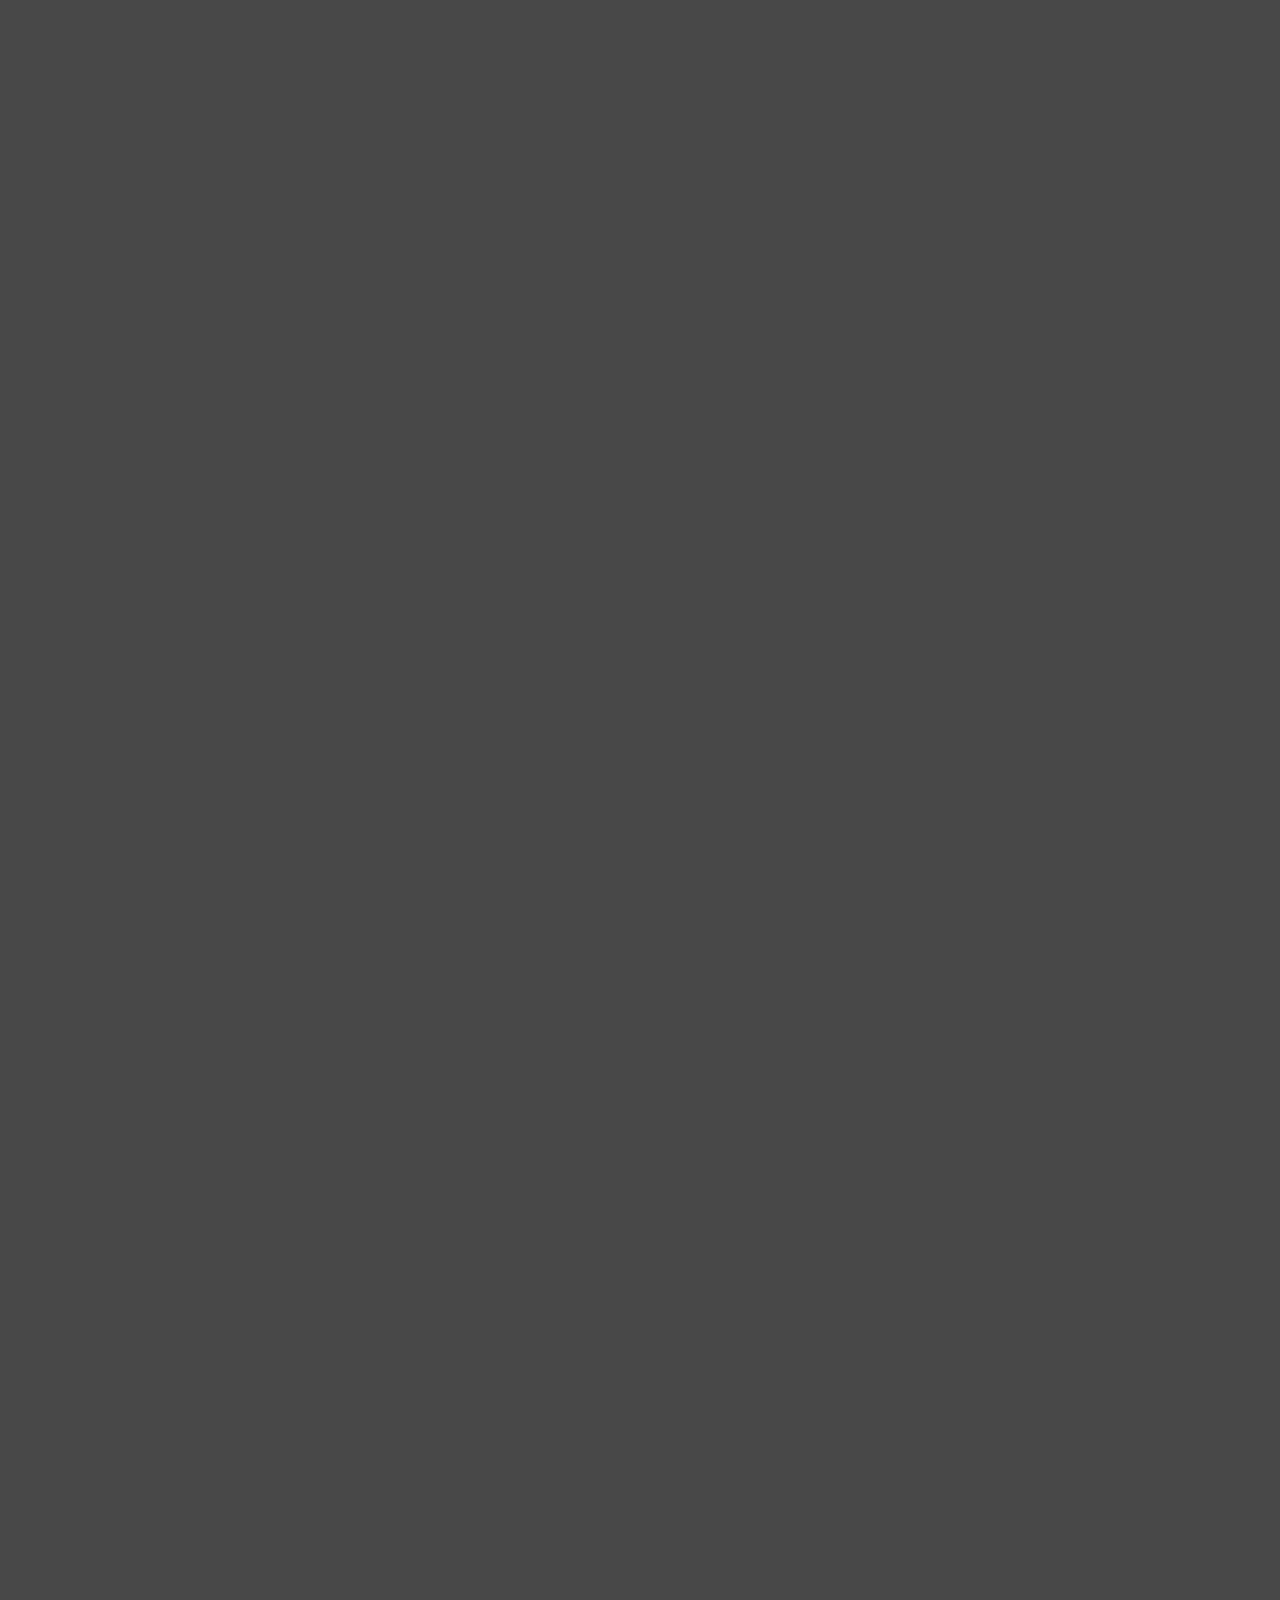
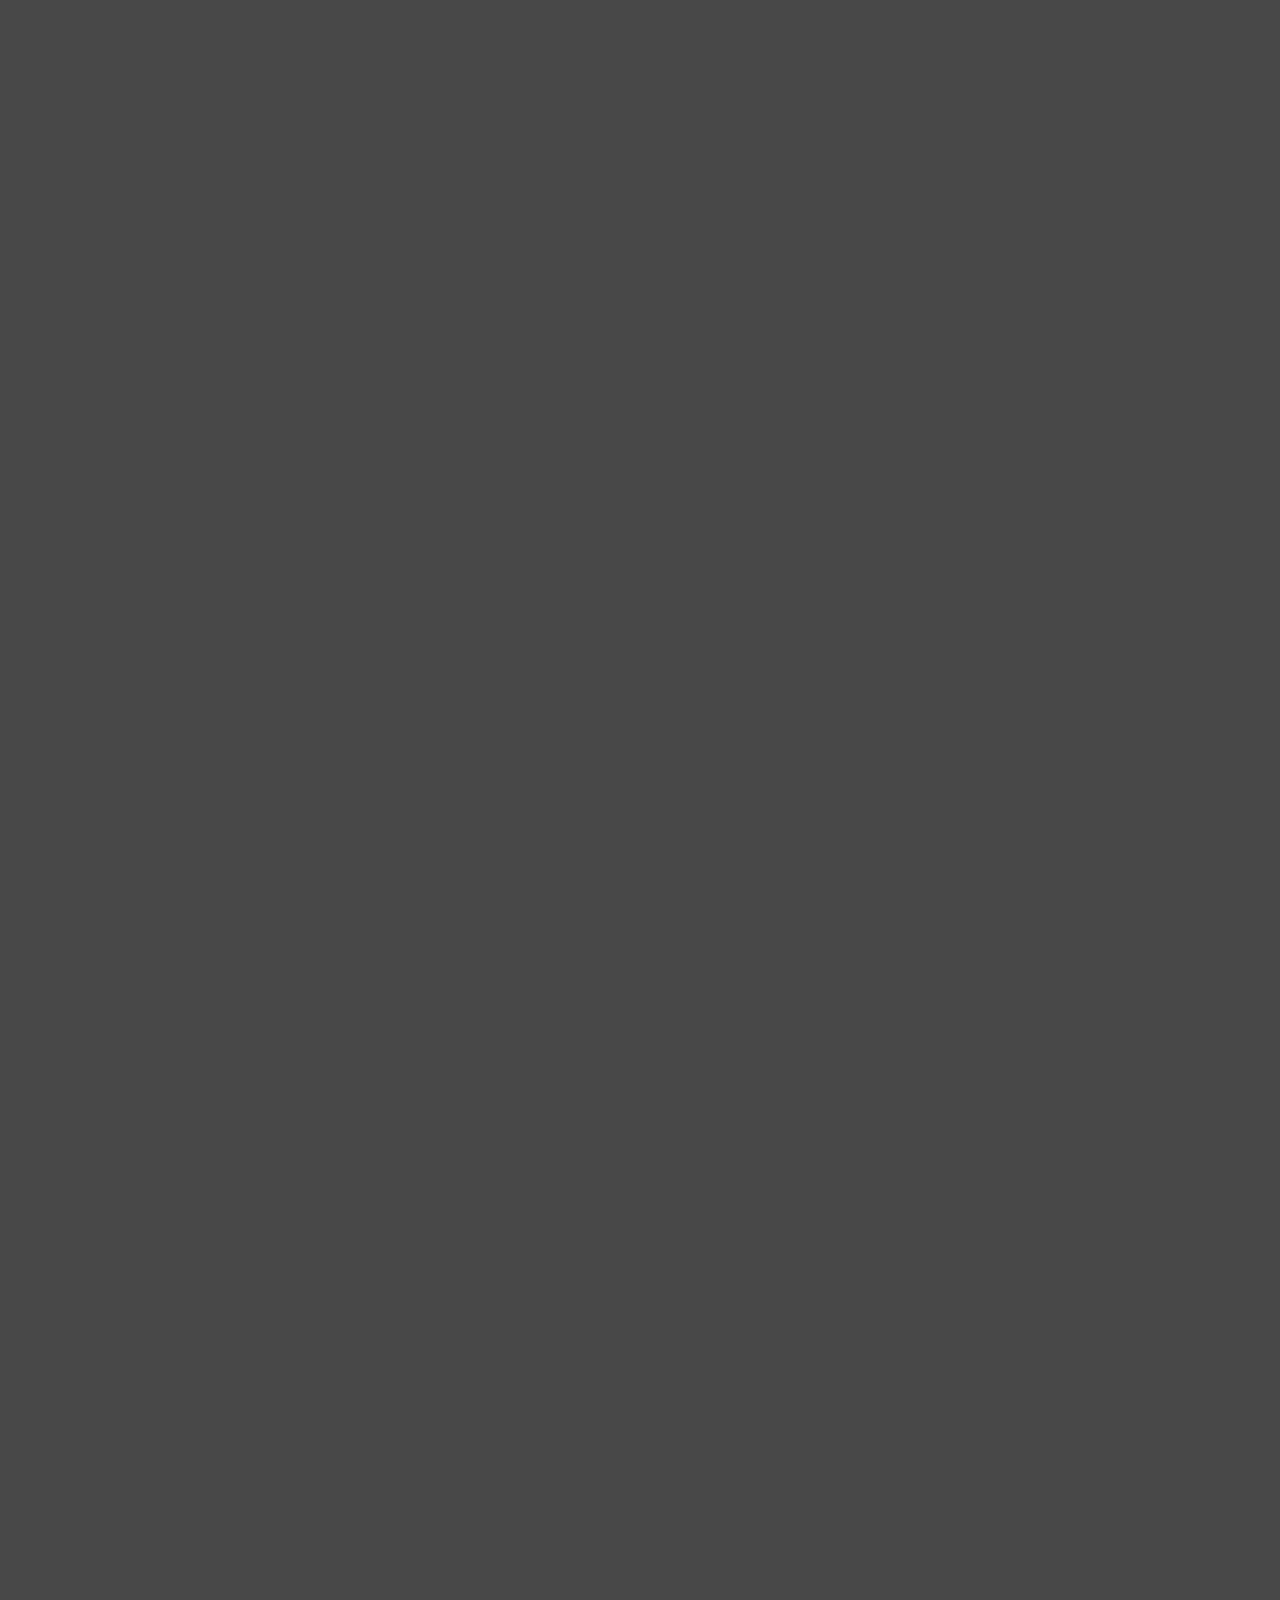
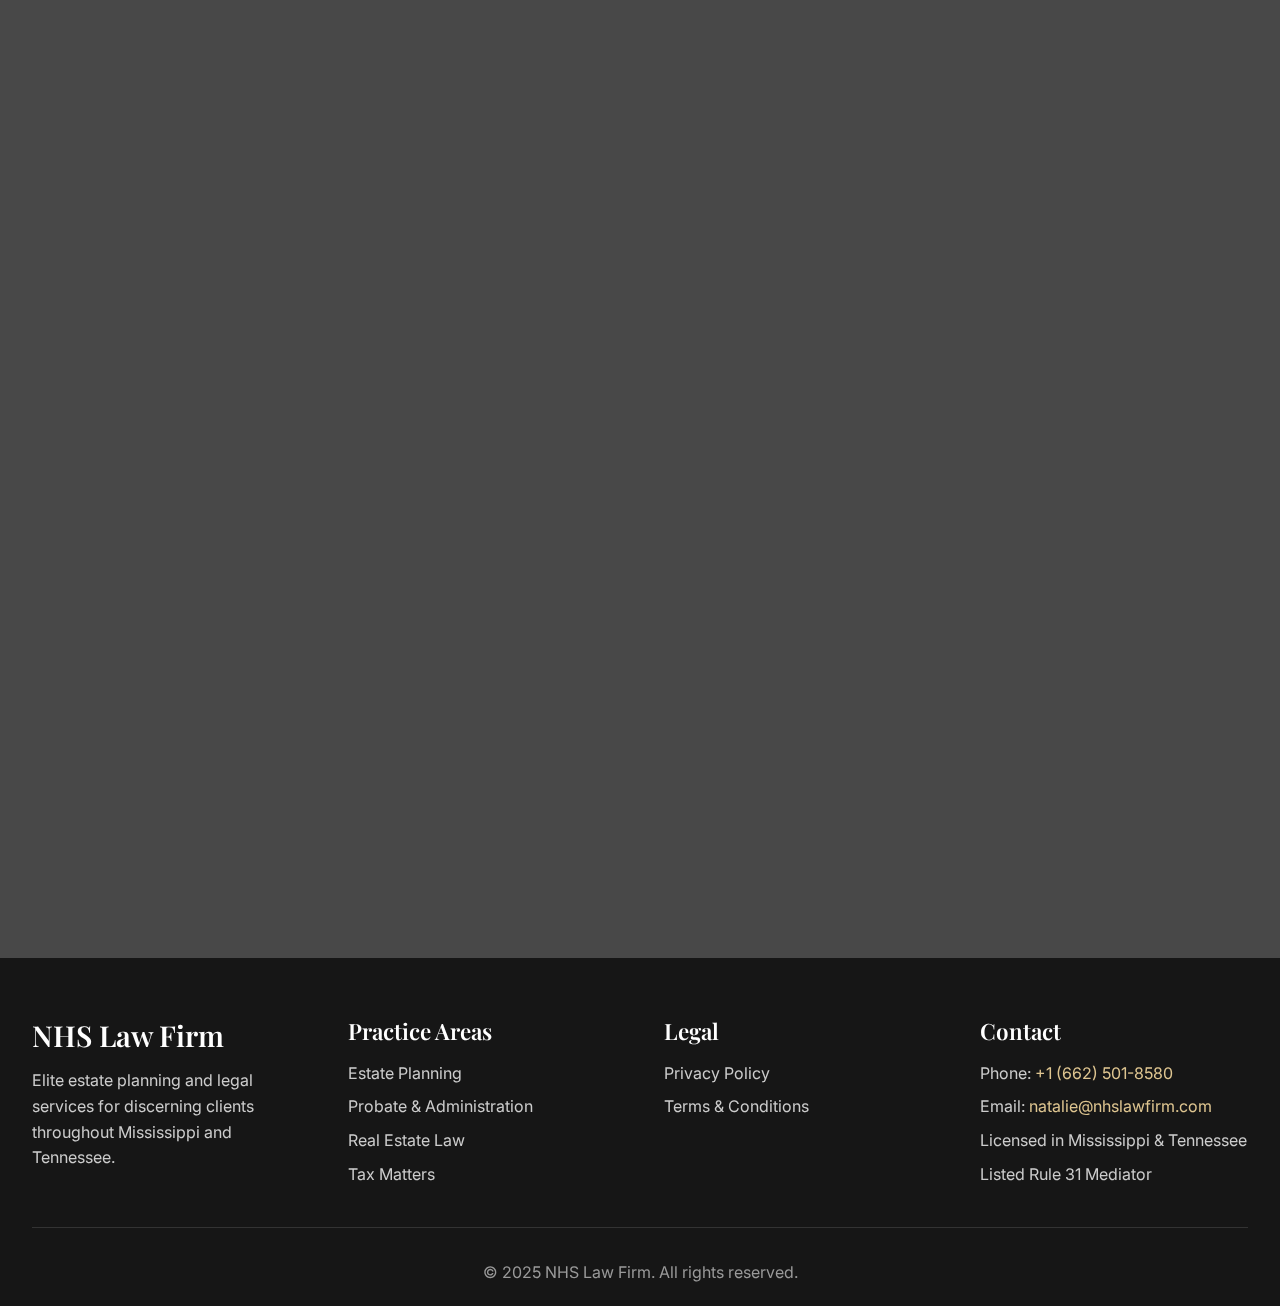
<file: privacy-policy.html>
<!DOCTYPE html>
<html lang="en">
<head>
  <meta charset="UTF-8">
  <meta name="viewport" content="width=device-width, initial-scale=1.0">
  <title>Privacy Policy – NHS Law Firm</title>
  <link rel="stylesheet" href="style.css">
  <link href="https://fonts.googleapis.com/css2?family=Playfair+Display:wght@400;600;700&family=Inter:wght@300;400;500;600&display=swap" rel="stylesheet">
  <link rel="stylesheet" href="https://cdnjs.cloudflare.com/ajax/libs/font-awesome/6.0.0/css/all.min.css">
</head>
<body>
  <!-- Sticky Navigation -->
  <nav class="navbar">
    <div class="nav-container">
              <div class="nav-logo">
          <img src="New Logo.png" alt="NHS Law Firm Logo" class="logo-image">
        </div>
      <ul class="nav-menu">
        <li class="nav-item">
          <a href="index.html" class="nav-link">Home</a>
        </li>
        <li class="nav-item">
          <a href="about.html" class="nav-link">About Us</a>
        </li>
        <li class="nav-item">
          <a href="natalie.html" class="nav-link">Our Founder</a>
        </li>
        <li class="nav-item">
          <a href="book.html" class="nav-link">Contact</a>
        </li>
      </ul>
      <div class="hamburger">
        <span class="bar"></span>
        <span class="bar"></span>
        <span class="bar"></span>
      </div>
    </div>
  </nav>

  <!-- Page Header -->
  <section class="page-header">
    <div class="container">
      <h1>Privacy Policy</h1>
      <p>Your privacy and data protection are important to us</p>
    </div>
  </section>

  <!-- Main Content -->
  <main class="main-content">
    <div class="container">
      <div class="legal-content">
        <div class="legal-section" data-aos="fade-up">
          <h2>Introduction</h2>
          <p>NHS Law Firm ("we," "our," or "us") is committed to protecting your privacy and ensuring the security of your personal information. This Privacy Policy explains how we collect, use, disclose, and safeguard your information when you visit our website or use our legal services.</p>
          <p>This policy applies to information we collect on our website, through email, phone, or other electronic communications, and in person during consultations or legal proceedings.</p>
        </div>

        <div class="legal-section" data-aos="fade-up">
          <h2>Information We Collect</h2>
          
          <h3>Personal Information</h3>
          <p>We may collect the following types of personal information:</p>
          <ul>
            <li><strong>Contact Information:</strong> Name, email address, phone number, and mailing address</li>
            <li><strong>Legal Information:</strong> Case details, legal documents, and communications related to your legal matters</li>
            <li><strong>Financial Information:</strong> Payment information, billing details, and financial documents relevant to your case</li>
            <li><strong>Professional Information:</strong> Employment history, business information, and professional credentials</li>
            <li><strong>Website Usage:</strong> IP address, browser type, pages visited, and time spent on our website</li>
          </ul>

          <h3>How We Collect Information</h3>
          <ul>
            <li>Directly from you when you fill out forms on our website</li>
            <li>During consultations, meetings, or legal proceedings</li>
            <li>Through email, phone, or other communications</li>
            <li>From third parties with your consent (e.g., other attorneys, courts, government agencies)</li>
            <li>Automatically through cookies and similar technologies when you visit our website</li>
          </ul>
        </div>

        <div class="legal-section" data-aos="fade-up">
          <h2>How We Use Your Information</h2>
          <p>We use the information we collect for the following purposes:</p>
          <ul>
            <li><strong>Providing Legal Services:</strong> To represent you in legal matters, provide legal advice, and handle your cases</li>
            <li><strong>Communication:</strong> To respond to your inquiries, send updates about your case, and provide legal services</li>
            <li><strong>Website Improvement:</strong> To analyze website usage, improve our services, and enhance user experience</li>
            <li><strong>Legal Compliance:</strong> To comply with applicable laws, regulations, and professional obligations</li>
            <li><strong>Billing and Payment:</strong> To process payments, send invoices, and manage financial transactions</li>
            <li><strong>Marketing:</strong> To send newsletters, legal updates, and information about our services (with your consent)</li>
          </ul>
        </div>

        <div class="legal-section" data-aos="fade-up">
          <h2>Information Sharing and Disclosure</h2>
          <p>We do not sell, trade, or otherwise transfer your personal information to third parties without your consent, except in the following circumstances:</p>
          <ul>
            <li><strong>Legal Requirements:</strong> When required by law, court order, or government regulation</li>
            <li><strong>Professional Obligations:</strong> To comply with legal and ethical obligations as attorneys</li>
            <li><strong>Service Providers:</strong> With trusted third-party service providers who assist us in operating our website and providing legal services</li>
            <li><strong>Case-Related Sharing:</strong> With other attorneys, courts, government agencies, or parties involved in your legal matters</li>
            <li><strong>Business Transfers:</strong> In connection with a merger, acquisition, or sale of assets</li>
            <li><strong>Protection of Rights:</strong> To protect our rights, property, or safety, or that of our clients or others</li>
          </ul>
        </div>

        <div class="legal-section" data-aos="fade-up">
          <h2>Data Security</h2>
          <p>We implement appropriate technical and organizational measures to protect your personal information against unauthorized access, alteration, disclosure, or destruction. These measures include:</p>
          <ul>
            <li>Encryption of sensitive data in transit and at rest</li>
            <li>Secure servers and networks</li>
            <li>Regular security assessments and updates</li>
            <li>Access controls and authentication procedures</li>
            <li>Employee training on data protection and privacy</li>
            <li>Regular backups and disaster recovery procedures</li>
          </ul>
          <p>However, no method of transmission over the internet or electronic storage is 100% secure. While we strive to protect your information, we cannot guarantee absolute security.</p>
        </div>

        <div class="legal-section" data-aos="fade-up">
          <h2>Cookies and Tracking Technologies</h2>
          <p>Our website may use cookies and similar tracking technologies to enhance your browsing experience. These technologies help us:</p>
          <ul>
            <li>Remember your preferences and settings</li>
            <li>Analyze website traffic and usage patterns</li>
            <li>Improve website functionality and performance</li>
            <li>Provide personalized content and services</li>
          </ul>
          <p>You can control cookie settings through your browser preferences. However, disabling cookies may affect website functionality.</p>
        </div>

        <div class="legal-section" data-aos="fade-up">
          <h2>Your Rights and Choices</h2>
          <p>Depending on your location, you may have certain rights regarding your personal information:</p>
          <ul>
            <li><strong>Access:</strong> Request access to your personal information</li>
            <li><strong>Correction:</strong> Request correction of inaccurate or incomplete information</li>
            <li><strong>Deletion:</strong> Request deletion of your personal information (subject to legal and professional obligations)</li>
            <li><strong>Portability:</strong> Request a copy of your personal information in a portable format</li>
            <li><strong>Restriction:</strong> Request restriction of processing in certain circumstances</li>
            <li><strong>Objection:</strong> Object to processing of your personal information</li>
            <li><strong>Withdrawal of Consent:</strong> Withdraw consent for processing (where applicable)</li>
          </ul>
          <p>To exercise these rights, please contact us using the information provided below.</p>
        </div>

        <div class="legal-section" data-aos="fade-up">
          <h2>Retention of Information</h2>
          <p>We retain your personal information for as long as necessary to:</p>
          <ul>
            <li>Provide legal services and fulfill our professional obligations</li>
            <li>Comply with applicable laws and regulations</li>
            <li>Resolve disputes and enforce agreements</li>
            <li>Maintain accurate records for legal and business purposes</li>
          </ul>
          <p>The retention period may vary depending on the type of information and applicable legal requirements. We will securely dispose of information when it is no longer needed.</p>
        </div>

        <div class="legal-section" data-aos="fade-up">
          <h2>Children's Privacy</h2>
          <p>Our website and services are not intended for children under the age of 13. We do not knowingly collect personal information from children under 13. If you believe we have collected information from a child under 13, please contact us immediately.</p>
        </div>

        <div class="legal-section" data-aos="fade-up">
          <h2>Third-Party Links</h2>
          <p>Our website may contain links to third-party websites or services. We are not responsible for the privacy practices or content of these third-party sites. We encourage you to review the privacy policies of any third-party sites you visit.</p>
        </div>

        <div class="legal-section" data-aos="fade-up">
          <h2>Changes to This Privacy Policy</h2>
          <p>We may update this Privacy Policy from time to time to reflect changes in our practices, technology, legal requirements, or other factors. We will notify you of any material changes by:</p>
          <ul>
            <li>Posting the updated policy on our website</li>
            <li>Sending you an email notification (if you have provided an email address)</li>
            <li>Providing notice through other appropriate means</li>
          </ul>
          <p>We encourage you to review this Privacy Policy periodically to stay informed about how we protect your information.</p>
        </div>

        <div class="legal-section" data-aos="fade-up">
          <h2>Contact Us</h2>
          <p>If you have any questions, concerns, or requests regarding this Privacy Policy or our privacy practices, please contact us:</p>
          <div class="contact-info">
            <p><strong>NHS Law Firm</strong></p>
            <p>Email: <a href="mailto:natalie@nhslawfirm.com">natalie@nhslawfirm.com</a></p>
            <p>Phone: <a href="tel:+16625018580">+1 (662) 501-8580</a></p>
            <p>Service Areas: Mississippi & Tennessee</p>
          </div>
          <p>We will respond to your inquiry within a reasonable timeframe.</p>
        </div>

        <div class="legal-section" data-aos="fade-up">
          <h2>Effective Date</h2>
          <p>This Privacy Policy is effective as of January 1, 2025, and was last updated on January 1, 2025.</p>
        </div>
      </div>
    </div>
  </main>

  <!-- Footer -->
  <footer class="footer">
    <div class="container">
      <div class="footer-content">
        <div class="footer-section">
          <h3>NHS Law Firm</h3>
          <p>Elite estate planning and legal services for discerning clients throughout Mississippi and Tennessee.</p>
        </div>
        <div class="footer-section">
          <h4>Practice Areas</h4>
          <ul>
            <li><a href="#estate-planning">Estate Planning</a></li>
            <li><a href="#probate">Probate & Administration</a></li>
            <li><a href="#real-estate">Real Estate Law</a></li>
            <li><a href="#tax">Tax Matters</a></li>
          </ul>
        </div>
        <div class="footer-section">
          <h4>Legal</h4>
          <ul>
            <li><a href="privacy-policy.html">Privacy Policy</a></li>
            <li><a href="terms-conditions.html">Terms & Conditions</a></li>
          </ul>
        </div>
        <div class="footer-section">
          <h4>Contact</h4>
          <p>Phone: <a href="tel:+16625018580">+1 (662) 501-8580</a></p>
          <p>Email: <a href="mailto:natalie@nhslawfirm.com">natalie@nhslawfirm.com</a></p>
          <p>Licensed in Mississippi & Tennessee</p>
          <p>Listed Rule 31 Mediator</p>
        </div>
      </div>
      <div class="footer-bottom">
        <p>&copy; 2025 NHS Law Firm. All rights reserved.</p>
      </div>
    </div>
  </footer>

  <script src="script.js"></script>
</body>
</html>
</file>
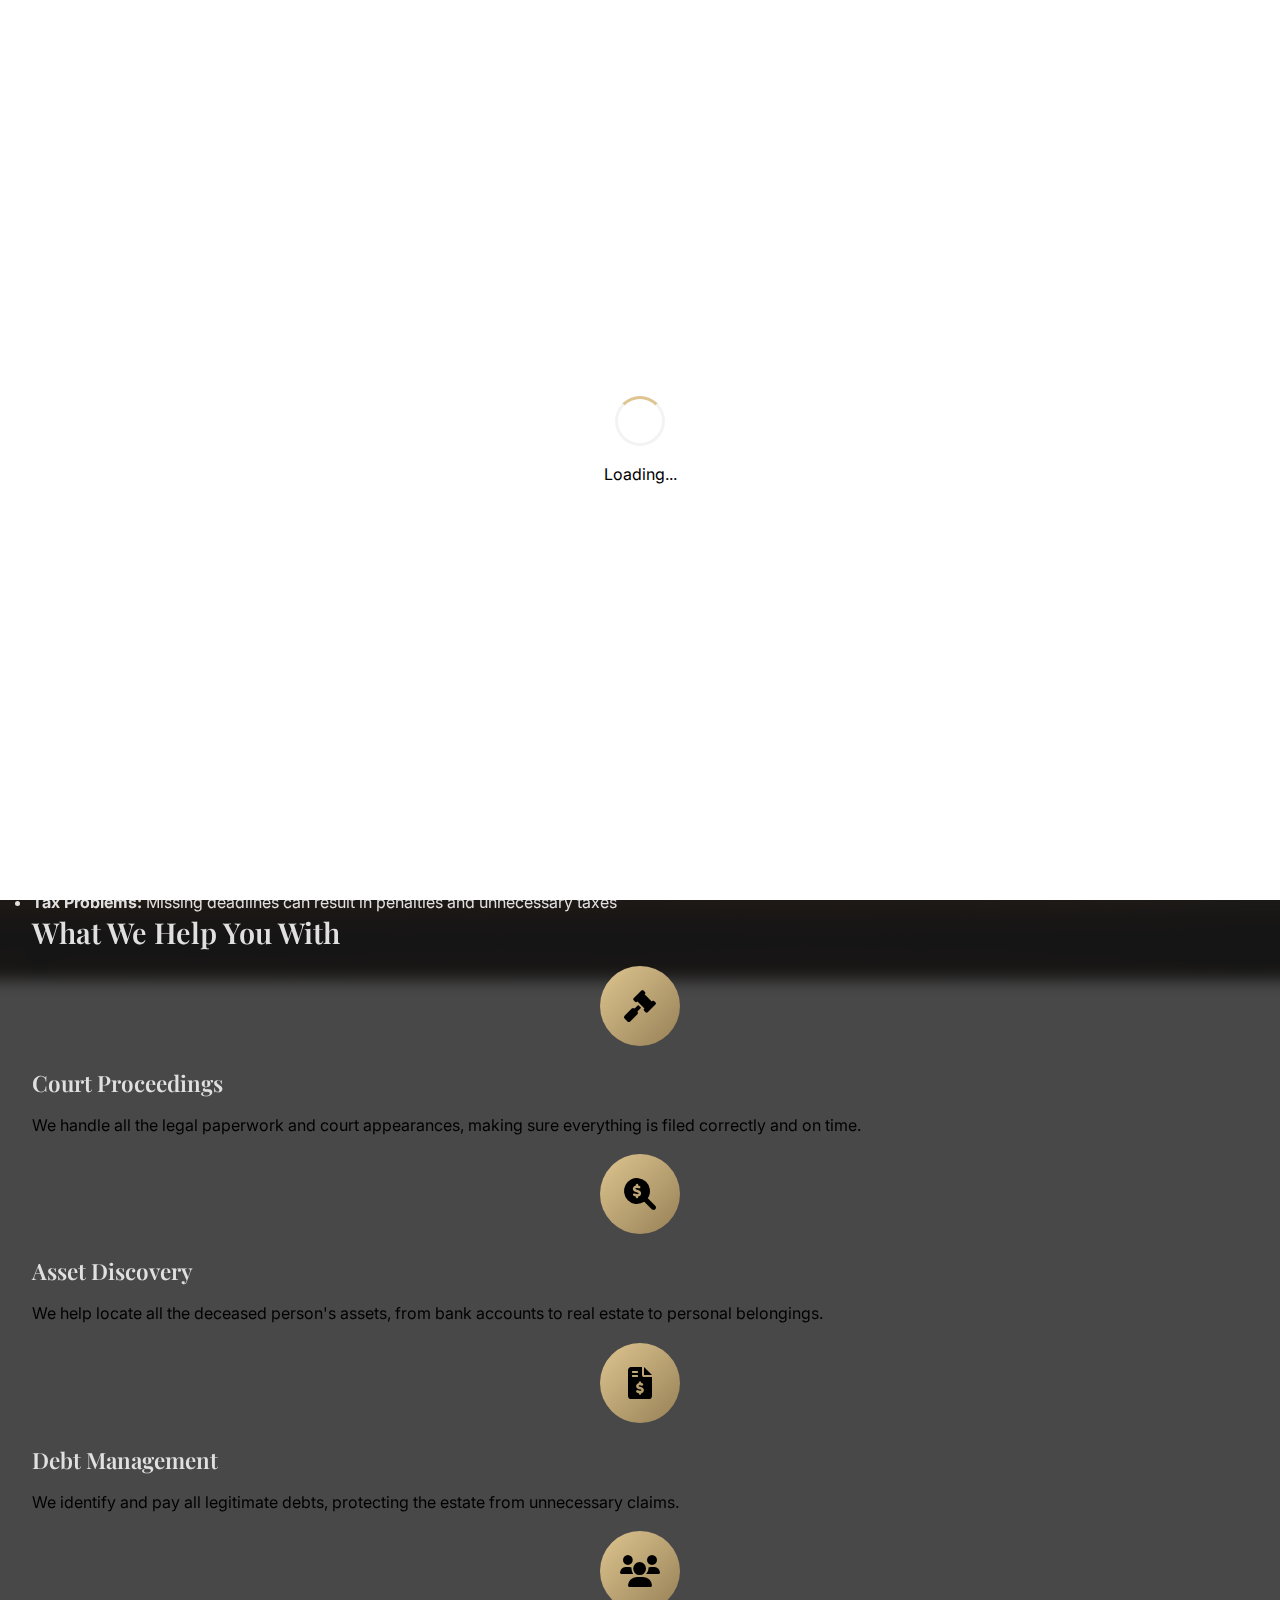
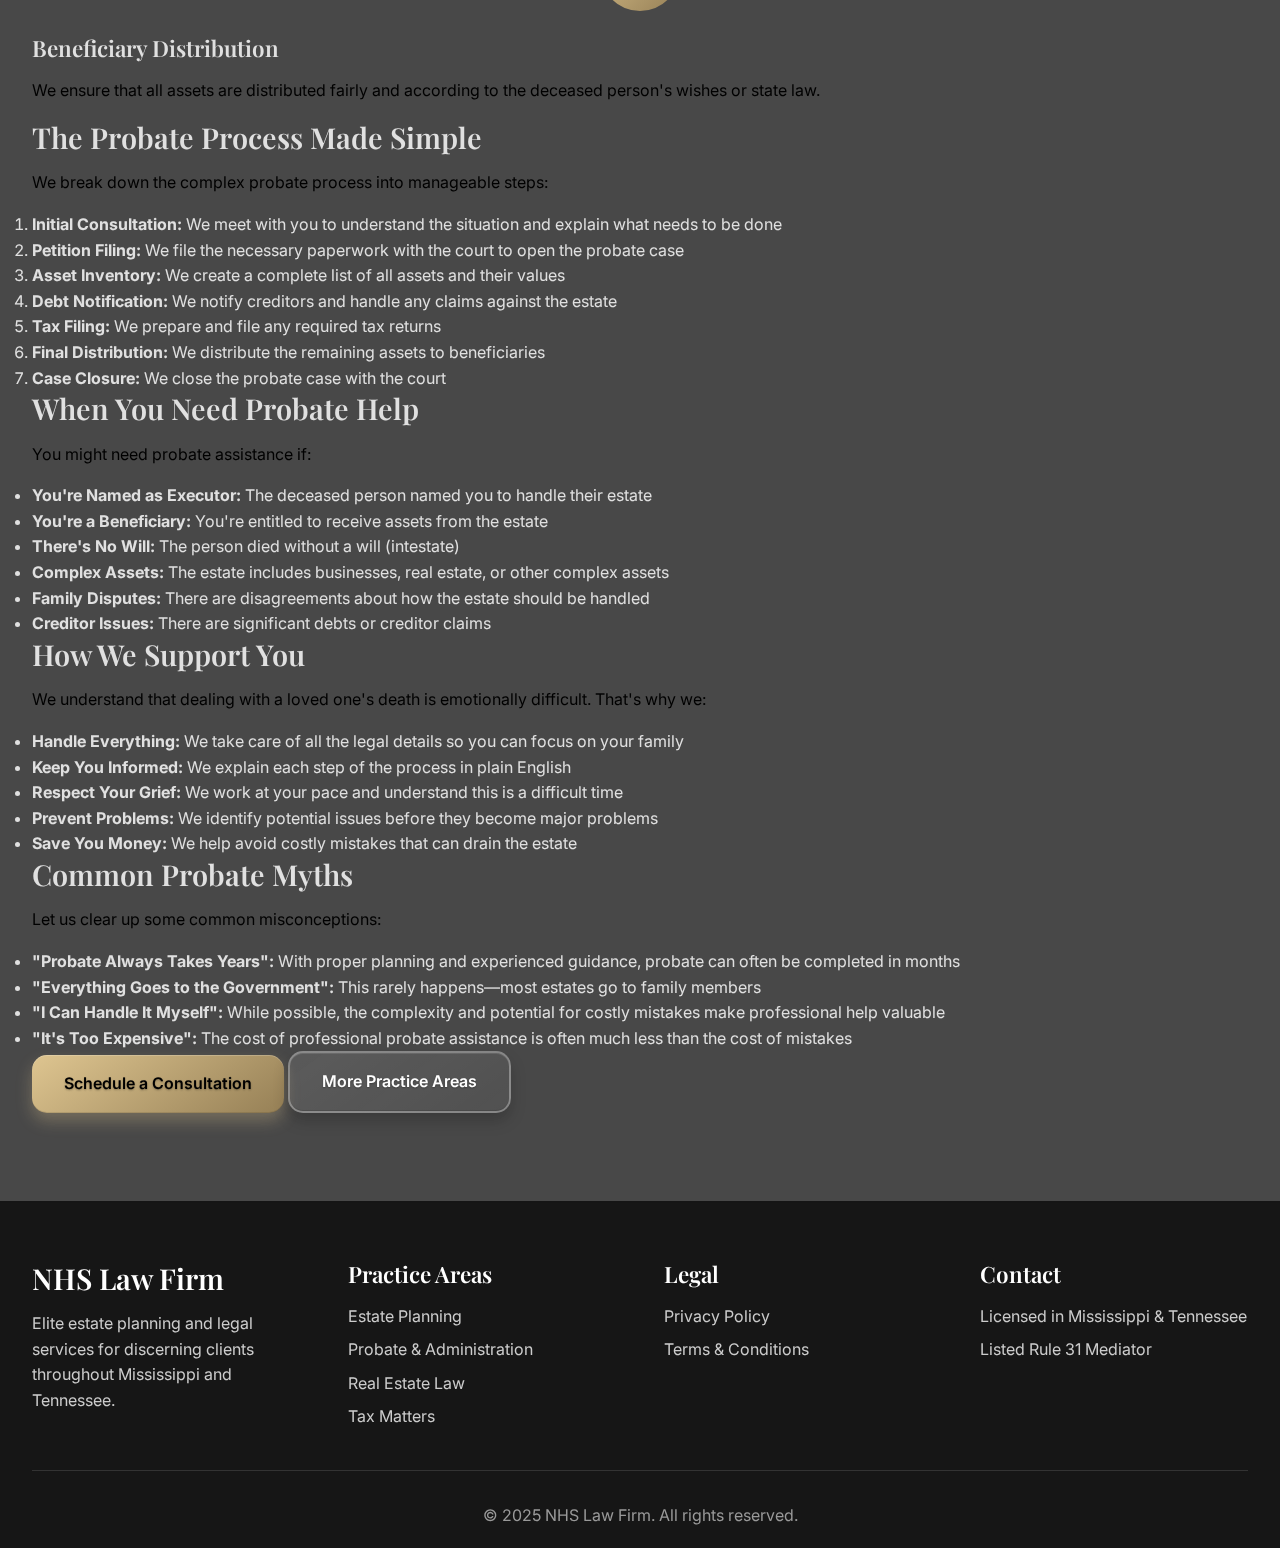
<file: probate.html>
<!DOCTYPE html>
<html lang="en">
<head>
  <meta charset="UTF-8">
  <meta name="viewport" content="width=device-width, initial-scale=1.0, maximum-scale=1.0, user-scalable=no">
  <title>Probate & Estate Administration – NHS Law Firm</title>
  <link rel="stylesheet" href="style.css">
  <link href="https://fonts.googleapis.com/css2?family=Playfair+Display:wght@400;700;900&family=Inter:wght@300;400;500;600;700&display=swap" rel="stylesheet">
  <link rel="stylesheet" href="https://cdnjs.cloudflare.com/ajax/libs/font-awesome/6.0.0/css/all.min.css">
</head>
<body>
  <!-- Navigation -->
  <nav class="navbar">
    <div class="nav-container">
      <div class="nav-logo">
        <img src="New Logo.png" alt="NHS Law Firm Logo" class="logo-image">
      </div>
      <ul class="nav-menu">
        <li class="nav-item">
          <a href="index.html" class="nav-link">Home</a>
        </li>
        <li class="nav-item">
          <a href="about.html" class="nav-link">About</a>
        </li>
        <li class="nav-item">
          <a href="natalie.html" class="nav-link">Founder</a>
        </li>
        <li class="nav-item">
          <a href="book.html" class="nav-link">Book</a>
        </li>
      </ul>
      <div class="hamburger">
        <span class="bar"></span>
        <span class="bar"></span>
        <span class="bar"></span>
      </div>
    </div>
  </nav>

  <!-- Page Header -->
  <header class="page-header">
    <div class="container">
      <h1>Probate & Estate Administration</h1>
      <p>Guiding families through the probate process with compassion and expertise</p>
    </div>
  </header>

  <!-- Main Content -->
  <main class="main-content">
    <div class="container">
      <div class="section-header">
        <h2>What is Probate?</h2>
        <p>Probate is the legal process of settling someone's estate after they pass away. Think of it as the court's way of making sure everything is handled properly—paying debts, distributing assets, and ensuring the deceased person's wishes are carried out.</p>
      </div>

      <div class="practice-content">
        <div class="practice-section">
          <h3>Why Probate Matters</h3>
          <p>When someone passes away, their estate (everything they owned) needs to be properly managed. Without proper probate administration, families can face:</p>
          <ul>
            <li><strong>Legal Complications:</strong> Assets can't be transferred to beneficiaries without court approval</li>
            <li><strong>Creditor Issues:</strong> Outstanding debts must be paid before assets can be distributed</li>
            <li><strong>Family Conflicts:</strong> Disputes over who gets what can tear families apart</li>
            <li><strong>Tax Problems:</strong> Missing deadlines can result in penalties and unnecessary taxes</li>
          </ul>
        </div>

        <div class="practice-section">
          <h3>What We Help You With</h3>
          <div class="service-grid">
            <div class="service-item">
              <div class="service-icon">
                <i class="fas fa-gavel"></i>
              </div>
              <h4>Court Proceedings</h4>
              <p>We handle all the legal paperwork and court appearances, making sure everything is filed correctly and on time.</p>
            </div>
            <div class="service-item">
              <div class="service-icon">
                <i class="fas fa-search-dollar"></i>
              </div>
              <h4>Asset Discovery</h4>
              <p>We help locate all the deceased person's assets, from bank accounts to real estate to personal belongings.</p>
            </div>
            <div class="service-item">
              <div class="service-icon">
                <i class="fas fa-file-invoice-dollar"></i>
              </div>
              <h4>Debt Management</h4>
              <p>We identify and pay all legitimate debts, protecting the estate from unnecessary claims.</p>
            </div>
            <div class="service-item">
              <div class="service-icon">
                <i class="fas fa-users"></i>
              </div>
              <h4>Beneficiary Distribution</h4>
              <p>We ensure that all assets are distributed fairly and according to the deceased person's wishes or state law.</p>
            </div>
          </div>
        </div>

        <div class="practice-section">
          <h3>The Probate Process Made Simple</h3>
          <p>We break down the complex probate process into manageable steps:</p>
          <ol>
            <li><strong>Initial Consultation:</strong> We meet with you to understand the situation and explain what needs to be done</li>
            <li><strong>Petition Filing:</strong> We file the necessary paperwork with the court to open the probate case</li>
            <li><strong>Asset Inventory:</strong> We create a complete list of all assets and their values</li>
            <li><strong>Debt Notification:</strong> We notify creditors and handle any claims against the estate</li>
            <li><strong>Tax Filing:</strong> We prepare and file any required tax returns</li>
            <li><strong>Final Distribution:</strong> We distribute the remaining assets to beneficiaries</li>
            <li><strong>Case Closure:</strong> We close the probate case with the court</li>
          </ol>
        </div>

        <div class="practice-section">
          <h3>When You Need Probate Help</h3>
          <p>You might need probate assistance if:</p>
          <ul>
            <li><strong>You're Named as Executor:</strong> The deceased person named you to handle their estate</li>
            <li><strong>You're a Beneficiary:</strong> You're entitled to receive assets from the estate</li>
            <li><strong>There's No Will:</strong> The person died without a will (intestate)</li>
            <li><strong>Complex Assets:</strong> The estate includes businesses, real estate, or other complex assets</li>
            <li><strong>Family Disputes:</strong> There are disagreements about how the estate should be handled</li>
            <li><strong>Creditor Issues:</strong> There are significant debts or creditor claims</li>
          </ul>
        </div>

        <div class="practice-section">
          <h3>How We Support You</h3>
          <p>We understand that dealing with a loved one's death is emotionally difficult. That's why we:</p>
          <ul>
            <li><strong>Handle Everything:</strong> We take care of all the legal details so you can focus on your family</li>
            <li><strong>Keep You Informed:</strong> We explain each step of the process in plain English</li>
            <li><strong>Respect Your Grief:</strong> We work at your pace and understand this is a difficult time</li>
            <li><strong>Prevent Problems:</strong> We identify potential issues before they become major problems</li>
            <li><strong>Save You Money:</strong> We help avoid costly mistakes that can drain the estate</li>
          </ul>
        </div>

        <div class="practice-section">
          <h3>Common Probate Myths</h3>
          <p>Let us clear up some common misconceptions:</p>
          <ul>
            <li><strong>"Probate Always Takes Years":</strong> With proper planning and experienced guidance, probate can often be completed in months</li>
            <li><strong>"Everything Goes to the Government":</strong> This rarely happens—most estates go to family members</li>
            <li><strong>"I Can Handle It Myself":</strong> While possible, the complexity and potential for costly mistakes make professional help valuable</li>
            <li><strong>"It's Too Expensive":</strong> The cost of professional probate assistance is often much less than the cost of mistakes</li>
          </ul>
        </div>

        <div class="cta-buttons">
          <a href="book.html" class="btn btn-primary">Schedule a Consultation</a>
          <a href="index.html" class="btn btn-secondary">More Practice Areas</a>
        </div>
      </div>
    </div>
  </main>

  <!-- Footer -->
  <footer class="footer">
    <div class="container">
      <div class="footer-content">
        <div class="footer-section">
          <h3>NHS Law Firm</h3>
          <p>Elite estate planning and legal services for discerning clients throughout Mississippi and Tennessee.</p>
        </div>
        <div class="footer-section">
          <h4>Practice Areas</h4>
          <ul>
            <li><a href="estate-planning.html">Estate Planning</a></li>
            <li><a href="probate.html">Probate & Administration</a></li>
            <li><a href="real-estate.html">Real Estate Law</a></li>
            <li><a href="tax.html">Tax Matters</a></li>
          </ul>
        </div>
        <div class="footer-section">
          <h4>Legal</h4>
          <ul>
            <li><a href="privacy-policy.html">Privacy Policy</a></li>
            <li><a href="terms-conditions.html">Terms & Conditions</a></li>
          </ul>
        </div>
        <div class="footer-section">
          <h4>Contact</h4>
          <p>Licensed in Mississippi & Tennessee</p>
          <p>Listed Rule 31 Mediator</p>
        </div>
      </div>
      <div class="footer-bottom">
        <p>&copy; 2025 NHS Law Firm. All rights reserved.</p>
      </div>
    </div>
  </footer>

  <script src="script.js"></script>
</body>
</html>
</file>
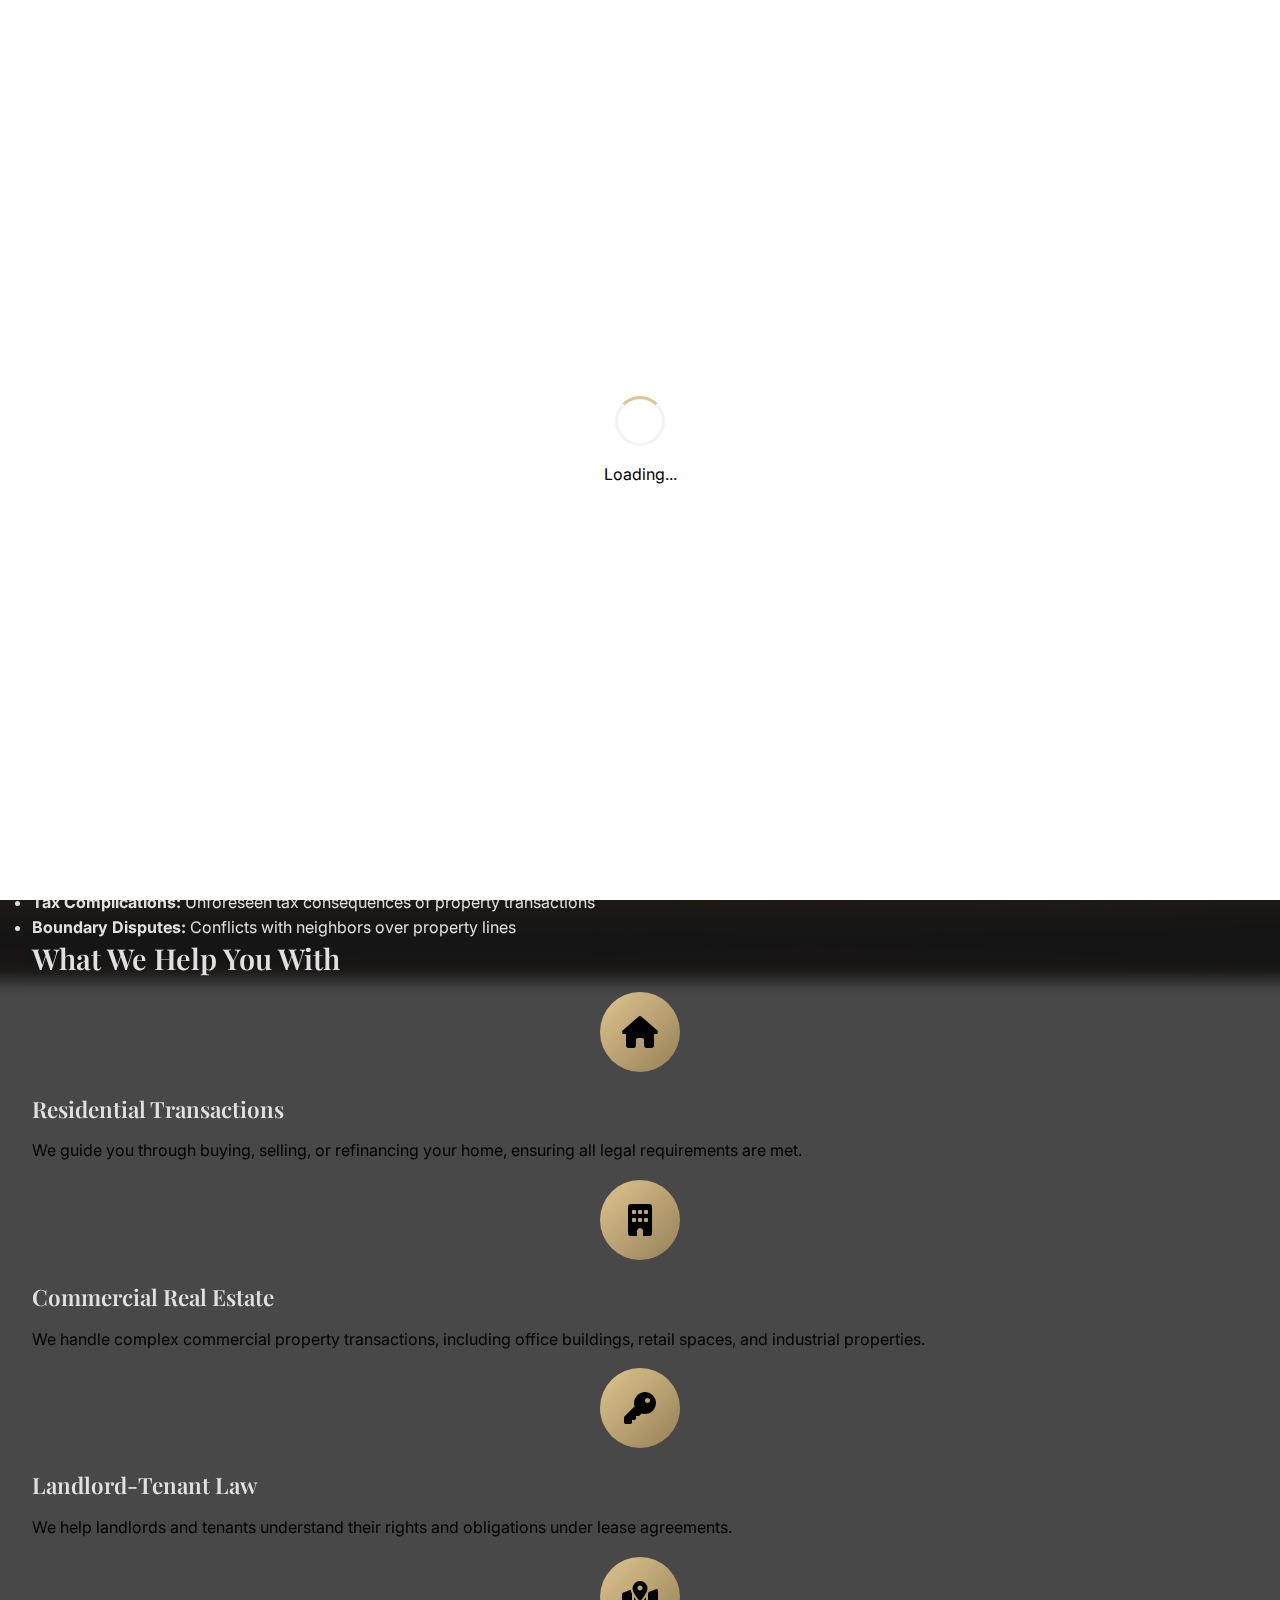
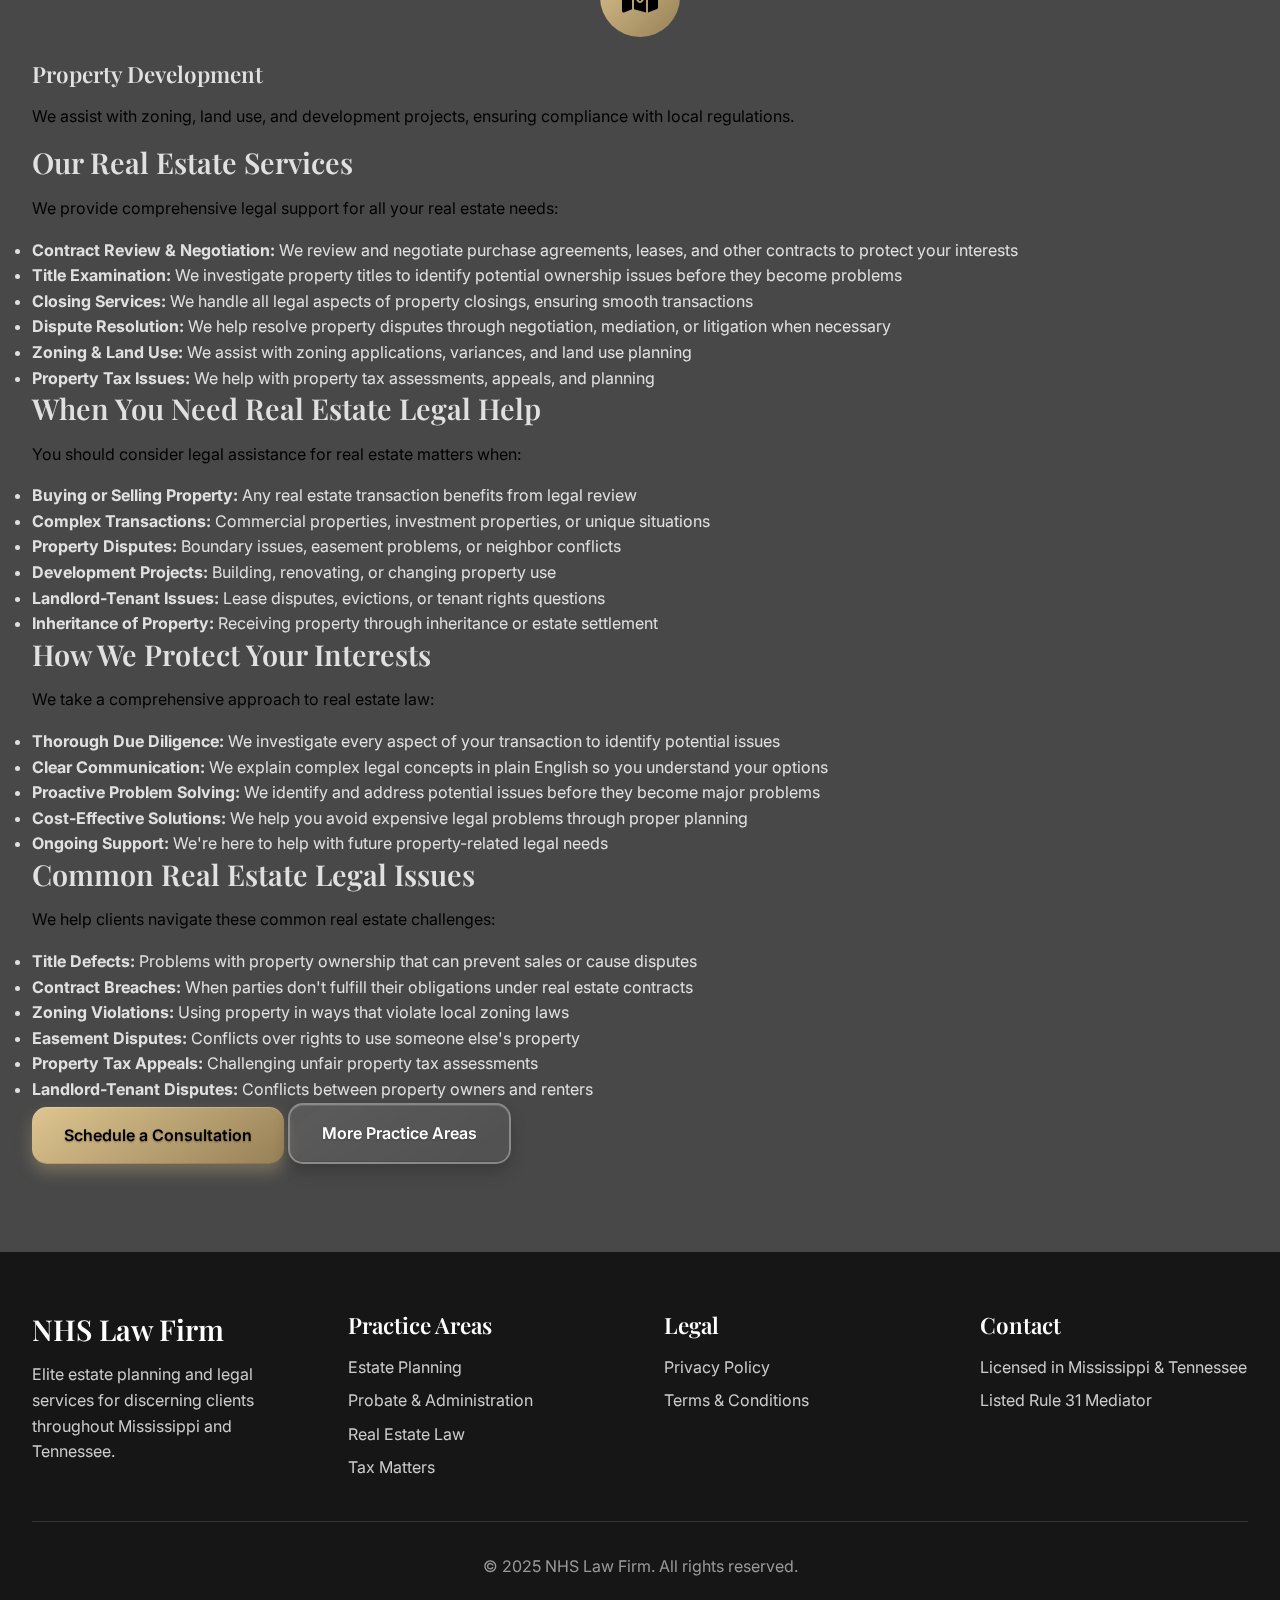
<file: real-estate.html>
<!DOCTYPE html>
<html lang="en">
<head>
  <meta charset="UTF-8">
  <meta name="viewport" content="width=device-width, initial-scale=1.0, maximum-scale=1.0, user-scalable=no">
  <title>Real Estate & Property Law – NHS Law Firm</title>
  <link rel="stylesheet" href="style.css">
  <link href="https://fonts.googleapis.com/css2?family=Playfair+Display:wght@400;700;900&family=Inter:wght@300;400;500;600;700&display=swap" rel="stylesheet">
  <link rel="stylesheet" href="https://cdnjs.cloudflare.com/ajax/libs/font-awesome/6.0.0/css/all.min.css">
</head>
<body>
  <!-- Navigation -->
  <nav class="navbar">
    <div class="nav-container">
      <div class="nav-logo">
        <img src="New Logo.png" alt="NHS Law Firm Logo" class="logo-image">
      </div>
      <ul class="nav-menu">
        <li class="nav-item">
          <a href="index.html" class="nav-link">Home</a>
        </li>
        <li class="nav-item">
          <a href="about.html" class="nav-link">About</a>
        </li>
        <li class="nav-item">
          <a href="natalie.html" class="nav-link">Founder</a>
        </li>
        <li class="nav-item">
          <a href="book.html" class="nav-link">Book</a>
        </li>
      </ul>
      <div class="hamburger">
        <span class="bar"></span>
        <span class="bar"></span>
        <span class="bar"></span>
      </div>
    </div>
  </nav>

  <!-- Page Header -->
  <header class="page-header">
    <div class="container">
      <h1>Real Estate & Property Law</h1>
      <p>Protecting your property interests with comprehensive legal guidance</p>
    </div>
  </header>

  <!-- Main Content -->
  <main class="main-content">
    <div class="container">
      <div class="section-header">
        <h2>What is Real Estate Law?</h2>
        <p>Real estate law covers everything related to property—buying, selling, leasing, developing, and protecting real estate. Whether you're a first-time homebuyer or a seasoned investor, having the right legal guidance can save you time, money, and headaches.</p>
      </div>

      <div class="practice-content">
        <div class="practice-section">
          <h3>Why Real Estate Law Matters</h3>
          <p>Real estate transactions involve significant financial investments and complex legal requirements. Without proper legal guidance, you could face:</p>
          <ul>
            <li><strong>Title Problems:</strong> Issues with property ownership that can prevent sales or cause disputes</li>
            <li><strong>Contract Disputes:</strong> Problems with purchase agreements, leases, or other contracts</li>
            <li><strong>Zoning Issues:</strong> Restrictions on how you can use your property</li>
            <li><strong>Tax Complications:</strong> Unforeseen tax consequences of property transactions</li>
            <li><strong>Boundary Disputes:</strong> Conflicts with neighbors over property lines</li>
          </ul>
        </div>

        <div class="practice-section">
          <h3>What We Help You With</h3>
          <div class="service-grid">
            <div class="service-item">
              <div class="service-icon">
                <i class="fas fa-home"></i>
              </div>
              <h4>Residential Transactions</h4>
              <p>We guide you through buying, selling, or refinancing your home, ensuring all legal requirements are met.</p>
            </div>
            <div class="service-item">
              <div class="service-icon">
                <i class="fas fa-building"></i>
              </div>
              <h4>Commercial Real Estate</h4>
              <p>We handle complex commercial property transactions, including office buildings, retail spaces, and industrial properties.</p>
            </div>
            <div class="service-item">
              <div class="service-icon">
                <i class="fas fa-key"></i>
              </div>
              <h4>Landlord-Tenant Law</h4>
              <p>We help landlords and tenants understand their rights and obligations under lease agreements.</p>
            </div>
            <div class="service-item">
              <div class="service-icon">
                <i class="fas fa-map-marked-alt"></i>
              </div>
              <h4>Property Development</h4>
              <p>We assist with zoning, land use, and development projects, ensuring compliance with local regulations.</p>
            </div>
          </div>
        </div>

        <div class="practice-section">
          <h3>Our Real Estate Services</h3>
          <p>We provide comprehensive legal support for all your real estate needs:</p>
          <ul>
            <li><strong>Contract Review & Negotiation:</strong> We review and negotiate purchase agreements, leases, and other contracts to protect your interests</li>
            <li><strong>Title Examination:</strong> We investigate property titles to identify potential ownership issues before they become problems</li>
            <li><strong>Closing Services:</strong> We handle all legal aspects of property closings, ensuring smooth transactions</li>
            <li><strong>Dispute Resolution:</strong> We help resolve property disputes through negotiation, mediation, or litigation when necessary</li>
            <li><strong>Zoning & Land Use:</strong> We assist with zoning applications, variances, and land use planning</li>
            <li><strong>Property Tax Issues:</strong> We help with property tax assessments, appeals, and planning</li>
          </ul>
        </div>

        <div class="practice-section">
          <h3>When You Need Real Estate Legal Help</h3>
          <p>You should consider legal assistance for real estate matters when:</p>
          <ul>
            <li><strong>Buying or Selling Property:</strong> Any real estate transaction benefits from legal review</li>
            <li><strong>Complex Transactions:</strong> Commercial properties, investment properties, or unique situations</li>
            <li><strong>Property Disputes:</strong> Boundary issues, easement problems, or neighbor conflicts</li>
            <li><strong>Development Projects:</strong> Building, renovating, or changing property use</li>
            <li><strong>Landlord-Tenant Issues:</strong> Lease disputes, evictions, or tenant rights questions</li>
            <li><strong>Inheritance of Property:</strong> Receiving property through inheritance or estate settlement</li>
          </ul>
        </div>

        <div class="practice-section">
          <h3>How We Protect Your Interests</h3>
          <p>We take a comprehensive approach to real estate law:</p>
          <ul>
            <li><strong>Thorough Due Diligence:</strong> We investigate every aspect of your transaction to identify potential issues</li>
            <li><strong>Clear Communication:</strong> We explain complex legal concepts in plain English so you understand your options</li>
            <li><strong>Proactive Problem Solving:</strong> We identify and address potential issues before they become major problems</li>
            <li><strong>Cost-Effective Solutions:</strong> We help you avoid expensive legal problems through proper planning</li>
            <li><strong>Ongoing Support:</strong> We're here to help with future property-related legal needs</li>
          </ul>
        </div>

        <div class="practice-section">
          <h3>Common Real Estate Legal Issues</h3>
          <p>We help clients navigate these common real estate challenges:</p>
          <ul>
            <li><strong>Title Defects:</strong> Problems with property ownership that can prevent sales or cause disputes</li>
            <li><strong>Contract Breaches:</strong> When parties don't fulfill their obligations under real estate contracts</li>
            <li><strong>Zoning Violations:</strong> Using property in ways that violate local zoning laws</li>
            <li><strong>Easement Disputes:</strong> Conflicts over rights to use someone else's property</li>
            <li><strong>Property Tax Appeals:</strong> Challenging unfair property tax assessments</li>
            <li><strong>Landlord-Tenant Disputes:</strong> Conflicts between property owners and renters</li>
          </ul>
        </div>

        <div class="cta-buttons">
          <a href="book.html" class="btn btn-primary">Schedule a Consultation</a>
          <a href="index.html" class="btn btn-secondary">More Practice Areas</a>
        </div>
      </div>
    </div>
  </main>

  <!-- Footer -->
  <footer class="footer">
    <div class="container">
      <div class="footer-content">
        <div class="footer-section">
          <h3>NHS Law Firm</h3>
          <p>Elite estate planning and legal services for discerning clients throughout Mississippi and Tennessee.</p>
        </div>
        <div class="footer-section">
          <h4>Practice Areas</h4>
          <ul>
            <li><a href="estate-planning.html">Estate Planning</a></li>
            <li><a href="probate.html">Probate & Administration</a></li>
            <li><a href="real-estate.html">Real Estate Law</a></li>
            <li><a href="tax.html">Tax Matters</a></li>
          </ul>
        </div>
        <div class="footer-section">
          <h4>Legal</h4>
          <ul>
            <li><a href="privacy-policy.html">Privacy Policy</a></li>
            <li><a href="terms-conditions.html">Terms & Conditions</a></li>
          </ul>
        </div>
        <div class="footer-section">
          <h4>Contact</h4>
          <p>Licensed in Mississippi & Tennessee</p>
          <p>Listed Rule 31 Mediator</p>
        </div>
      </div>
      <div class="footer-bottom">
        <p>&copy; 2025 NHS Law Firm. All rights reserved.</p>
      </div>
    </div>
  </footer>

  <script src="script.js"></script>
</body>
</html>
</file>
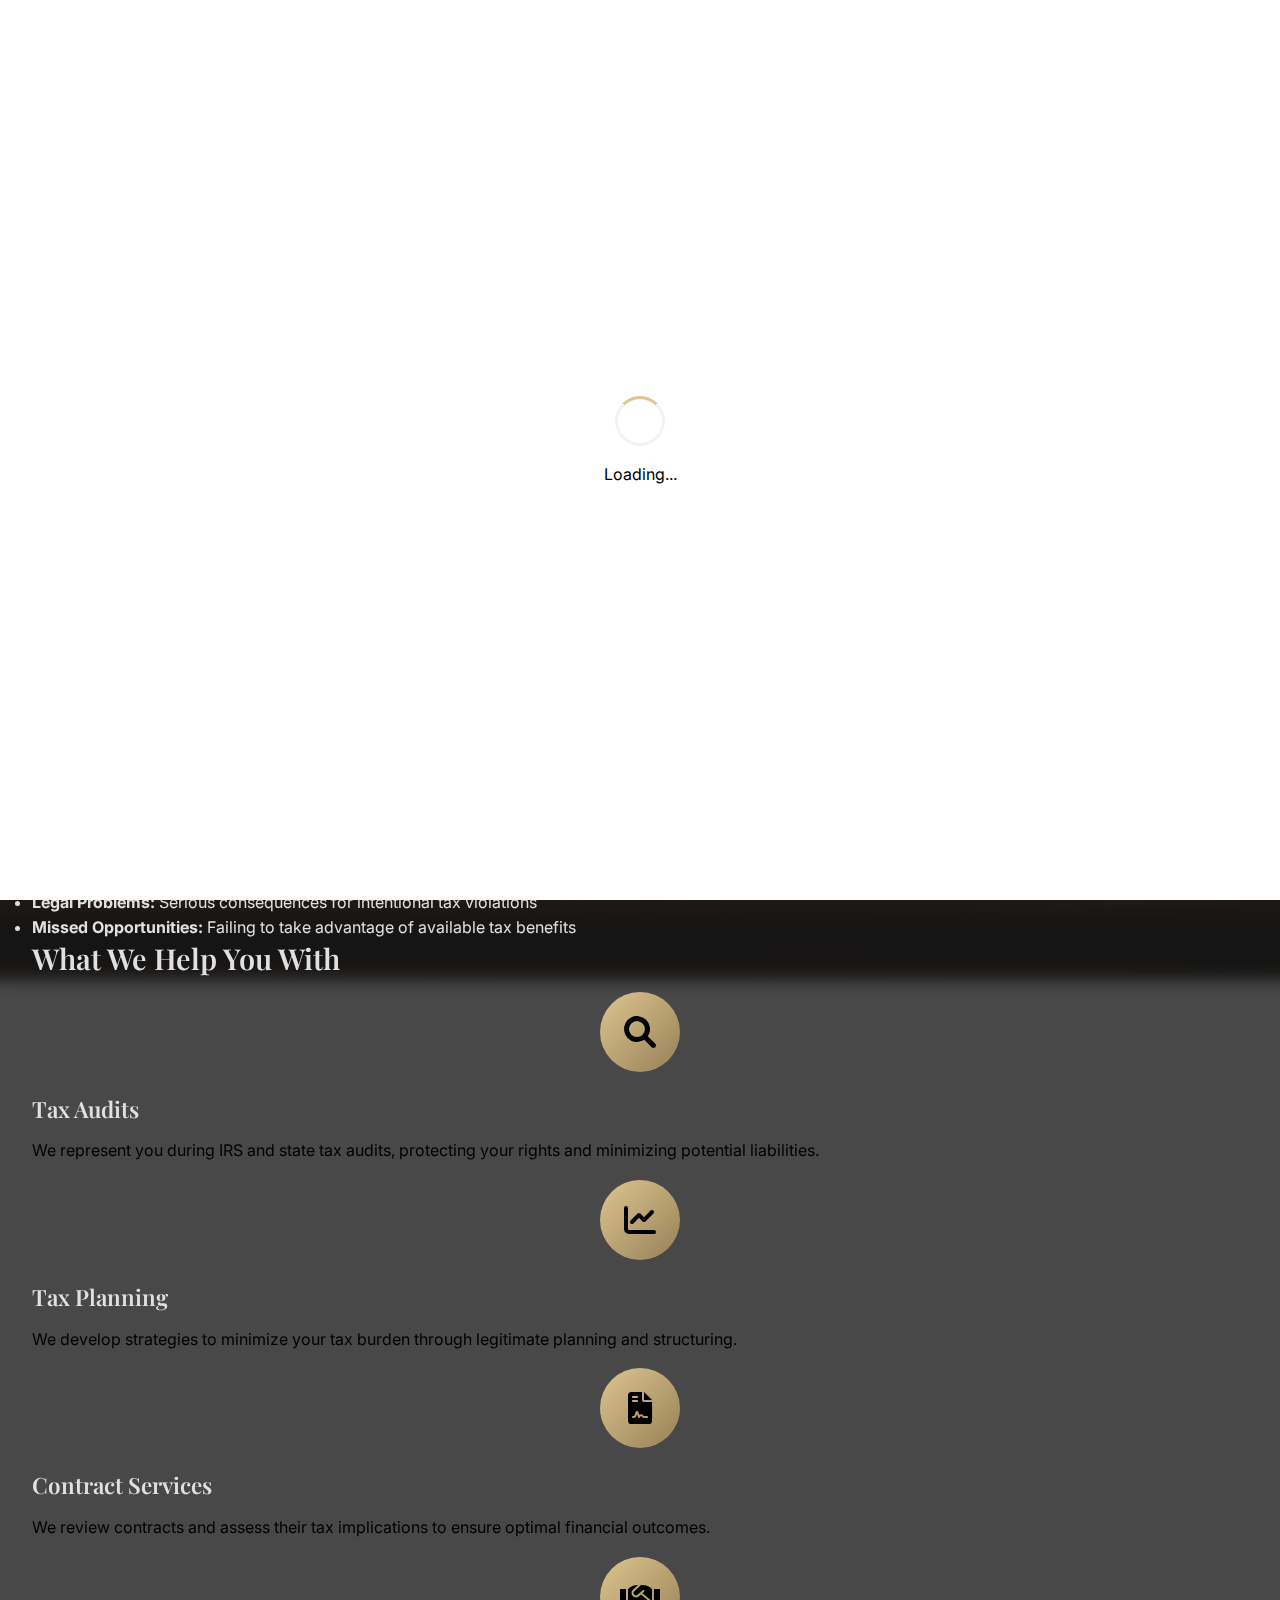
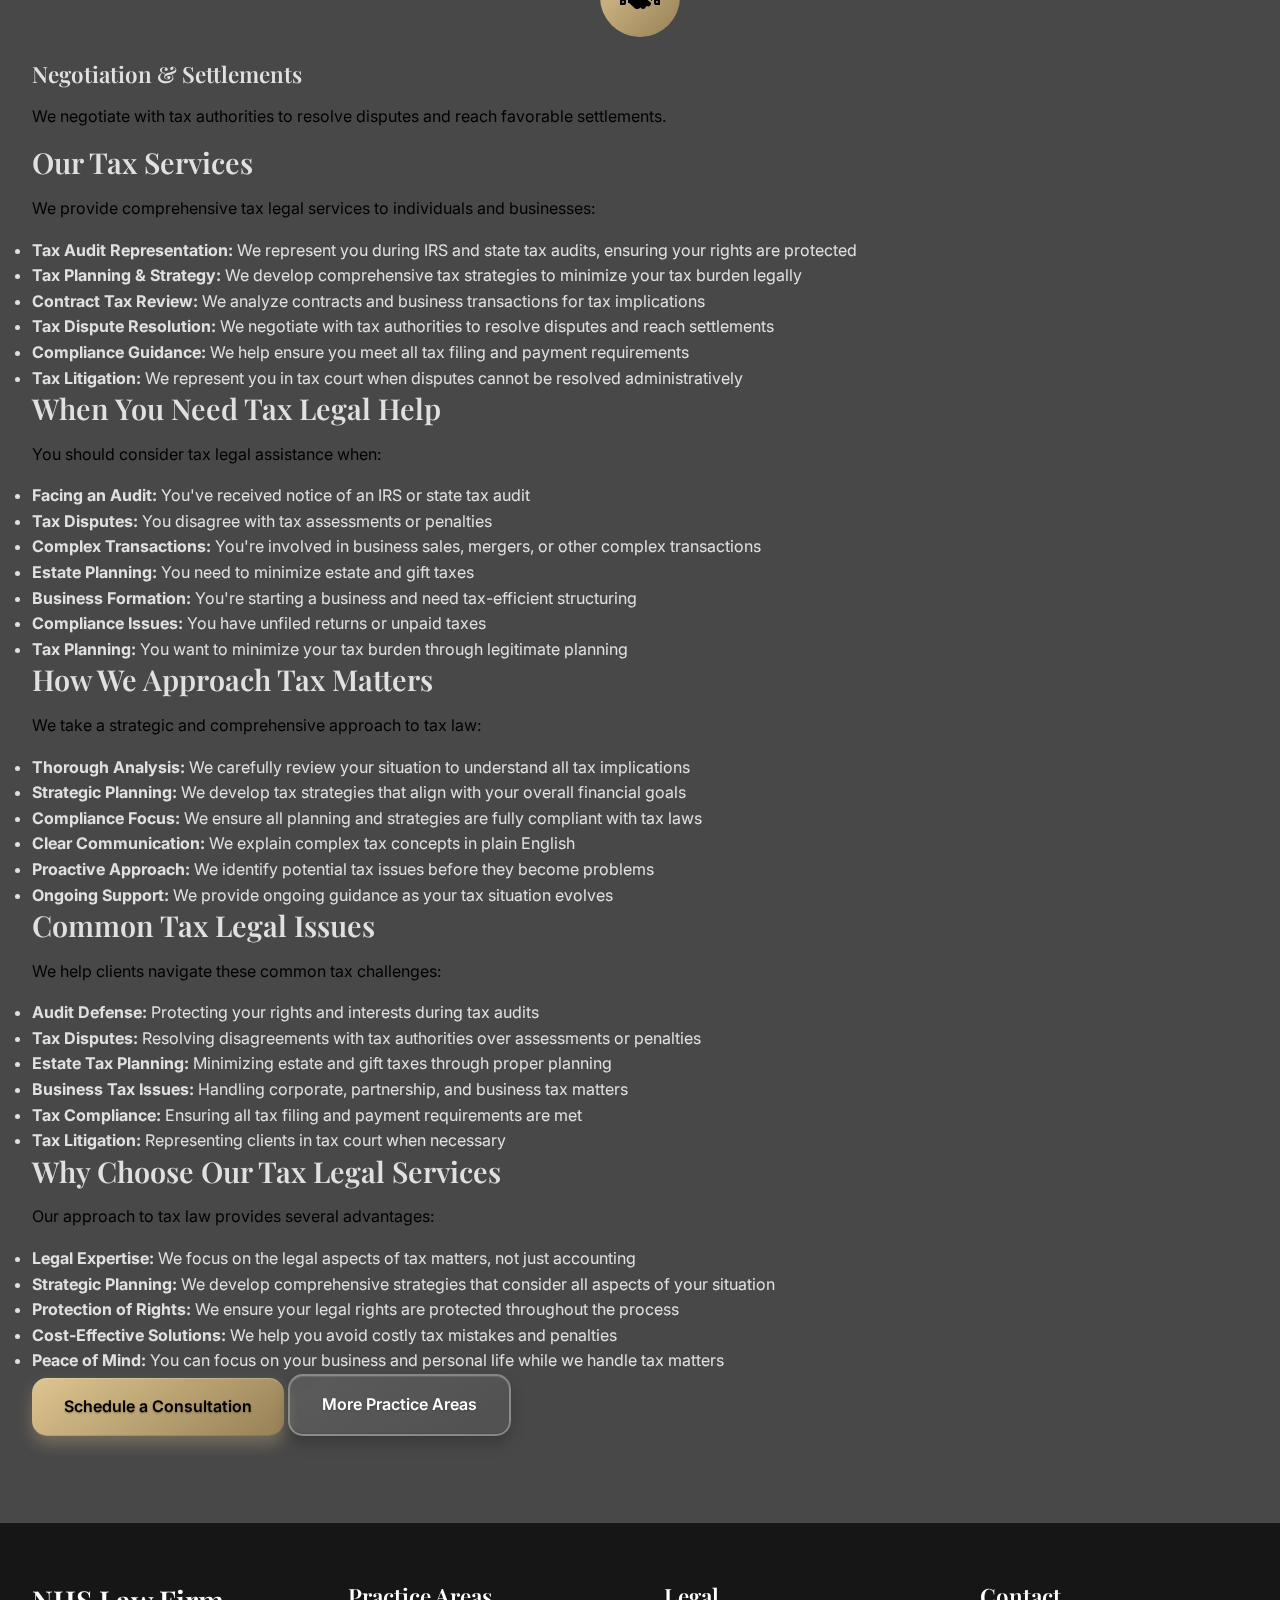
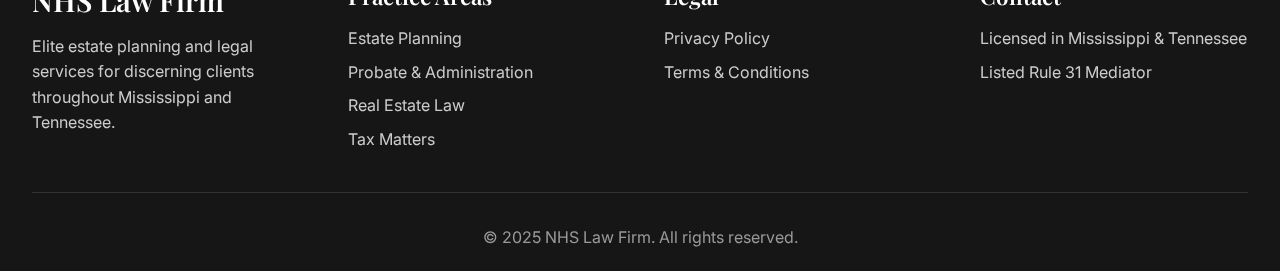
<file: tax.html>
<!DOCTYPE html>
<html lang="en">
<head>
  <meta charset="UTF-8">
  <meta name="viewport" content="width=device-width, initial-scale=1.0, maximum-scale=1.0, user-scalable=no">
  <title>Tax Matters & Compliance – NHS Law Firm</title>
  <link rel="stylesheet" href="style.css">
  <link href="https://fonts.googleapis.com/css2?family=Playfair+Display:wght@400;700;900&family=Inter:wght@300;400;500;600;700&display=swap" rel="stylesheet">
  <link rel="stylesheet" href="https://cdnjs.cloudflare.com/ajax/libs/font-awesome/6.0.0/css/all.min.css">
</head>
<body>
  <!-- Navigation -->
  <nav class="navbar">
    <div class="nav-container">
      <div class="nav-logo">
        <img src="New Logo.png" alt="NHS Law Firm Logo" class="logo-image">
      </div>
      <ul class="nav-menu">
        <li class="nav-item">
          <a href="index.html" class="nav-link">Home</a>
        </li>
        <li class="nav-item">
          <a href="about.html" class="nav-link">About</a>
        </li>
        <li class="nav-item">
          <a href="natalie.html" class="nav-link">Founder</a>
        </li>
        <li class="nav-item">
          <a href="book.html" class="nav-link">Book</a>
        </li>
      </ul>
      <div class="hamburger">
        <span class="bar"></span>
        <span class="bar"></span>
        <span class="bar"></span>
      </div>
    </div>
  </nav>

  <!-- Page Header -->
  <header class="page-header">
    <div class="container">
      <h1>Tax Matters & Compliance</h1>
      <p>Navigating complex tax issues with strategic planning and compliance expertise</p>
    </div>
  </header>

  <!-- Main Content -->
  <main class="main-content">
    <div class="container">
      <div class="section-header">
        <h2>What is Tax Law?</h2>
        <p>Tax law involves understanding and complying with federal, state, and local tax regulations. It's not just about filing returns—it's about strategic planning to minimize your tax burden while staying fully compliant with the law.</p>
      </div>

      <div class="practice-content">
        <div class="practice-section">
          <h3>Why Tax Law Matters</h3>
          <p>Tax issues can have a significant impact on your financial well-being. Without proper tax planning and compliance, you could face:</p>
          <ul>
            <li><strong>Audit Risks:</strong> Increased chances of being audited by tax authorities</li>
            <li><strong>Penalties & Interest:</strong> Costly penalties for late filing or payment</li>
            <li><strong>Overpayment:</strong> Paying more taxes than legally required</li>
            <li><strong>Legal Problems:</strong> Serious consequences for intentional tax violations</li>
            <li><strong>Missed Opportunities:</strong> Failing to take advantage of available tax benefits</li>
          </ul>
        </div>

        <div class="practice-section">
          <h3>What We Help You With</h3>
          <div class="service-grid">
            <div class="service-item">
              <div class="service-icon">
                <i class="fas fa-search"></i>
              </div>
              <h4>Tax Audits</h4>
              <p>We represent you during IRS and state tax audits, protecting your rights and minimizing potential liabilities.</p>
            </div>
            <div class="service-item">
              <div class="service-icon">
                <i class="fas fa-chart-line"></i>
              </div>
              <h4>Tax Planning</h4>
              <p>We develop strategies to minimize your tax burden through legitimate planning and structuring.</p>
            </div>
            <div class="service-item">
              <div class="service-icon">
                <i class="fas fa-file-contract"></i>
              </div>
              <h4>Contract Services</h4>
              <p>We review contracts and assess their tax implications to ensure optimal financial outcomes.</p>
            </div>
            <div class="service-item">
              <div class="service-icon">
                <i class="fas fa-handshake"></i>
              </div>
              <h4>Negotiation & Settlements</h4>
              <p>We negotiate with tax authorities to resolve disputes and reach favorable settlements.</p>
            </div>
          </div>
        </div>

        <div class="practice-section">
          <h3>Our Tax Services</h3>
          <p>We provide comprehensive tax legal services to individuals and businesses:</p>
          <ul>
            <li><strong>Tax Audit Representation:</strong> We represent you during IRS and state tax audits, ensuring your rights are protected</li>
            <li><strong>Tax Planning & Strategy:</strong> We develop comprehensive tax strategies to minimize your tax burden legally</li>
            <li><strong>Contract Tax Review:</strong> We analyze contracts and business transactions for tax implications</li>
            <li><strong>Tax Dispute Resolution:</strong> We negotiate with tax authorities to resolve disputes and reach settlements</li>
            <li><strong>Compliance Guidance:</strong> We help ensure you meet all tax filing and payment requirements</li>
            <li><strong>Tax Litigation:</strong> We represent you in tax court when disputes cannot be resolved administratively</li>
          </ul>
        </div>

        <div class="practice-section">
          <h3>When You Need Tax Legal Help</h3>
          <p>You should consider tax legal assistance when:</p>
          <ul>
            <li><strong>Facing an Audit:</strong> You've received notice of an IRS or state tax audit</li>
            <li><strong>Tax Disputes:</strong> You disagree with tax assessments or penalties</li>
            <li><strong>Complex Transactions:</strong> You're involved in business sales, mergers, or other complex transactions</li>
            <li><strong>Estate Planning:</strong> You need to minimize estate and gift taxes</li>
            <li><strong>Business Formation:</strong> You're starting a business and need tax-efficient structuring</li>
            <li><strong>Compliance Issues:</strong> You have unfiled returns or unpaid taxes</li>
            <li><strong>Tax Planning:</strong> You want to minimize your tax burden through legitimate planning</li>
          </ul>
        </div>

        <div class="practice-section">
          <h3>How We Approach Tax Matters</h3>
          <p>We take a strategic and comprehensive approach to tax law:</p>
          <ul>
            <li><strong>Thorough Analysis:</strong> We carefully review your situation to understand all tax implications</li>
            <li><strong>Strategic Planning:</strong> We develop tax strategies that align with your overall financial goals</li>
            <li><strong>Compliance Focus:</strong> We ensure all planning and strategies are fully compliant with tax laws</li>
            <li><strong>Clear Communication:</strong> We explain complex tax concepts in plain English</li>
            <li><strong>Proactive Approach:</strong> We identify potential tax issues before they become problems</li>
            <li><strong>Ongoing Support:</strong> We provide ongoing guidance as your tax situation evolves</li>
          </ul>
        </div>

        <div class="practice-section">
          <h3>Common Tax Legal Issues</h3>
          <p>We help clients navigate these common tax challenges:</p>
          <ul>
            <li><strong>Audit Defense:</strong> Protecting your rights and interests during tax audits</li>
            <li><strong>Tax Disputes:</strong> Resolving disagreements with tax authorities over assessments or penalties</li>
            <li><strong>Estate Tax Planning:</strong> Minimizing estate and gift taxes through proper planning</li>
            <li><strong>Business Tax Issues:</strong> Handling corporate, partnership, and business tax matters</li>
            <li><strong>Tax Compliance:</strong> Ensuring all tax filing and payment requirements are met</li>
            <li><strong>Tax Litigation:</strong> Representing clients in tax court when necessary</li>
          </ul>
        </div>

        <div class="practice-section">
          <h3>Why Choose Our Tax Legal Services</h3>
          <p>Our approach to tax law provides several advantages:</p>
          <ul>
            <li><strong>Legal Expertise:</strong> We focus on the legal aspects of tax matters, not just accounting</li>
            <li><strong>Strategic Planning:</strong> We develop comprehensive strategies that consider all aspects of your situation</li>
            <li><strong>Protection of Rights:</strong> We ensure your legal rights are protected throughout the process</li>
            <li><strong>Cost-Effective Solutions:</strong> We help you avoid costly tax mistakes and penalties</li>
            <li><strong>Peace of Mind:</strong> You can focus on your business and personal life while we handle tax matters</li>
          </ul>
        </div>

        <div class="cta-buttons">
          <a href="book.html" class="btn btn-primary">Schedule a Consultation</a>
          <a href="index.html" class="btn btn-secondary">More Practice Areas</a>
        </div>
      </div>
    </div>
  </main>

  <!-- Footer -->
  <footer class="footer">
    <div class="container">
      <div class="footer-content">
        <div class="footer-section">
          <h3>NHS Law Firm</h3>
          <p>Elite estate planning and legal services for discerning clients throughout Mississippi and Tennessee.</p>
        </div>
        <div class="footer-section">
          <h4>Practice Areas</h4>
          <ul>
            <li><a href="estate-planning.html">Estate Planning</a></li>
            <li><a href="probate.html">Probate & Administration</a></li>
            <li><a href="real-estate.html">Real Estate Law</a></li>
            <li><a href="tax.html">Tax Matters</a></li>
          </ul>
        </div>
        <div class="footer-section">
          <h4>Legal</h4>
          <ul>
            <li><a href="privacy-policy.html">Privacy Policy</a></li>
            <li><a href="terms-conditions.html">Terms & Conditions</a></li>
          </ul>
        </div>
        <div class="footer-section">
          <h4>Contact</h4>
          <p>Licensed in Mississippi & Tennessee</p>
          <p>Listed Rule 31 Mediator</p>
        </div>
      </div>
      <div class="footer-bottom">
        <p>&copy; 2025 NHS Law Firm. All rights reserved.</p>
      </div>
    </div>
  </footer>

  <script src="script.js"></script>
</body>
</html>
</file>
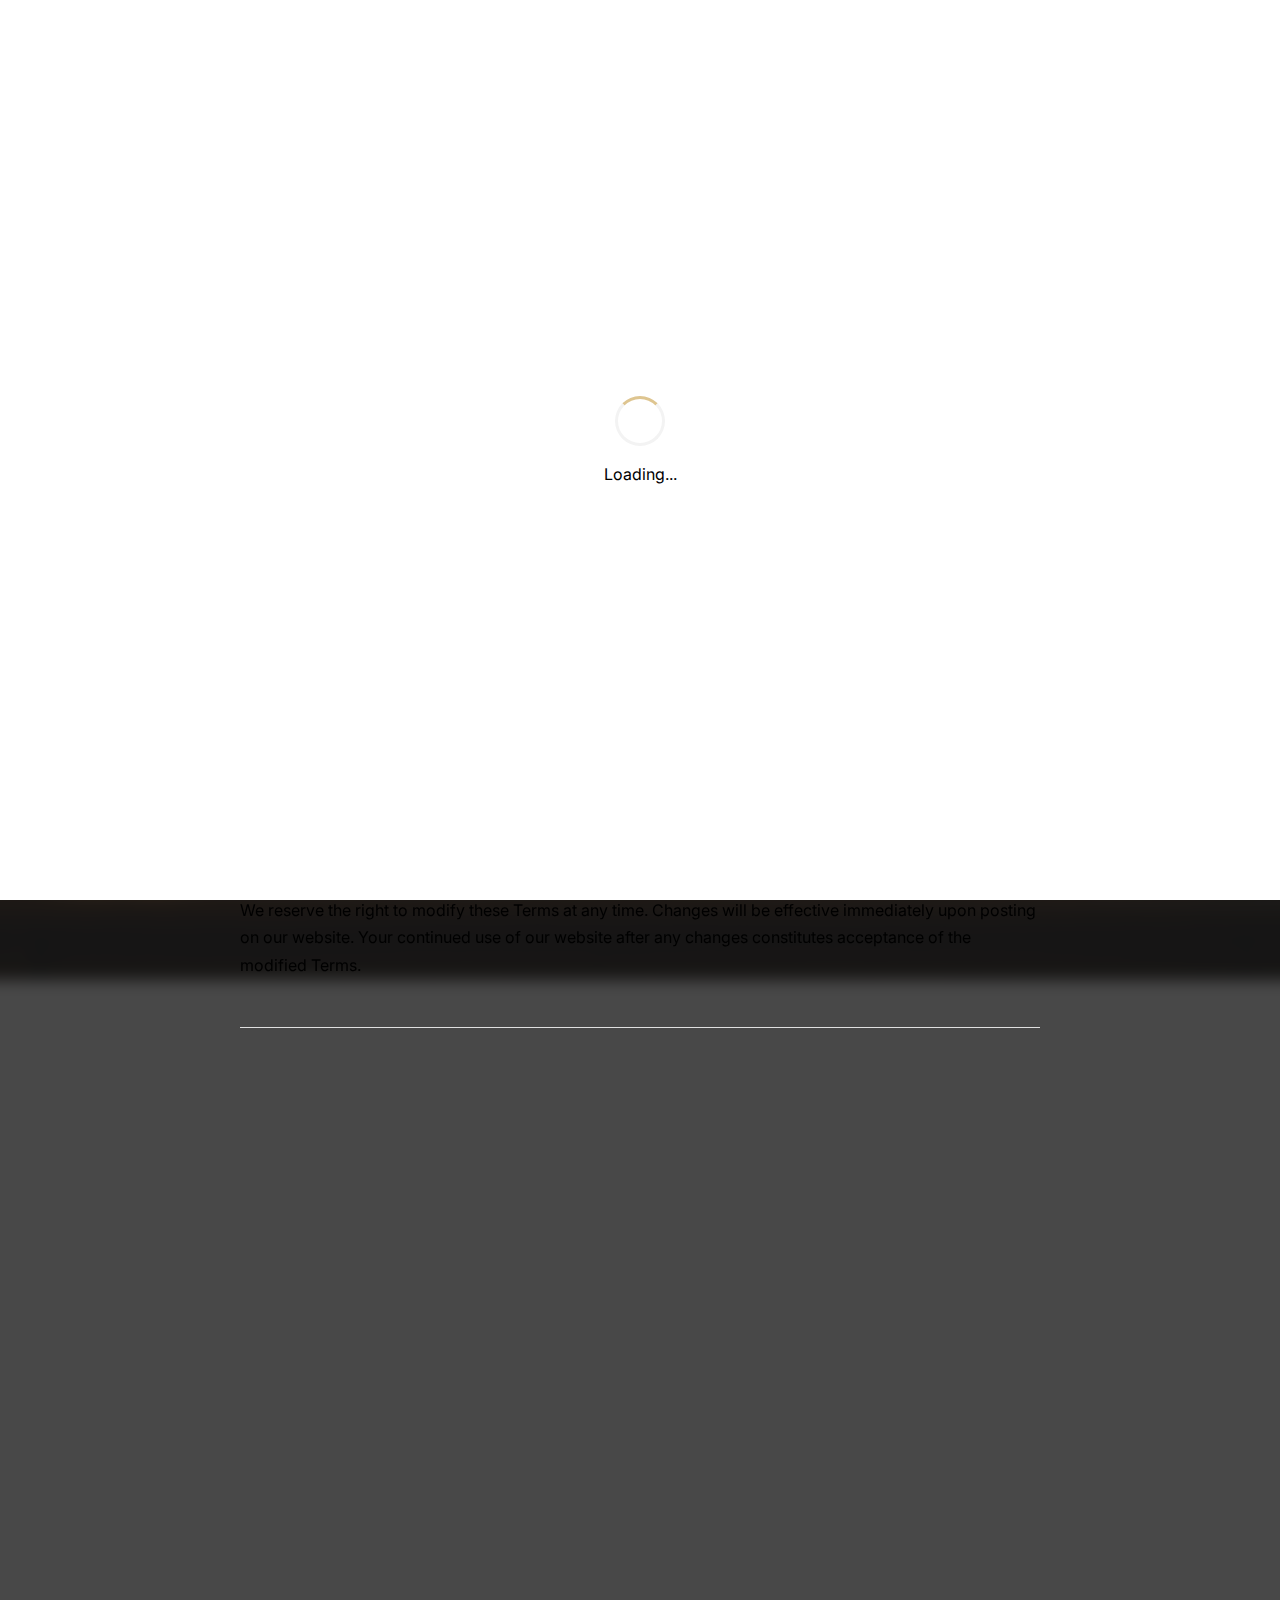
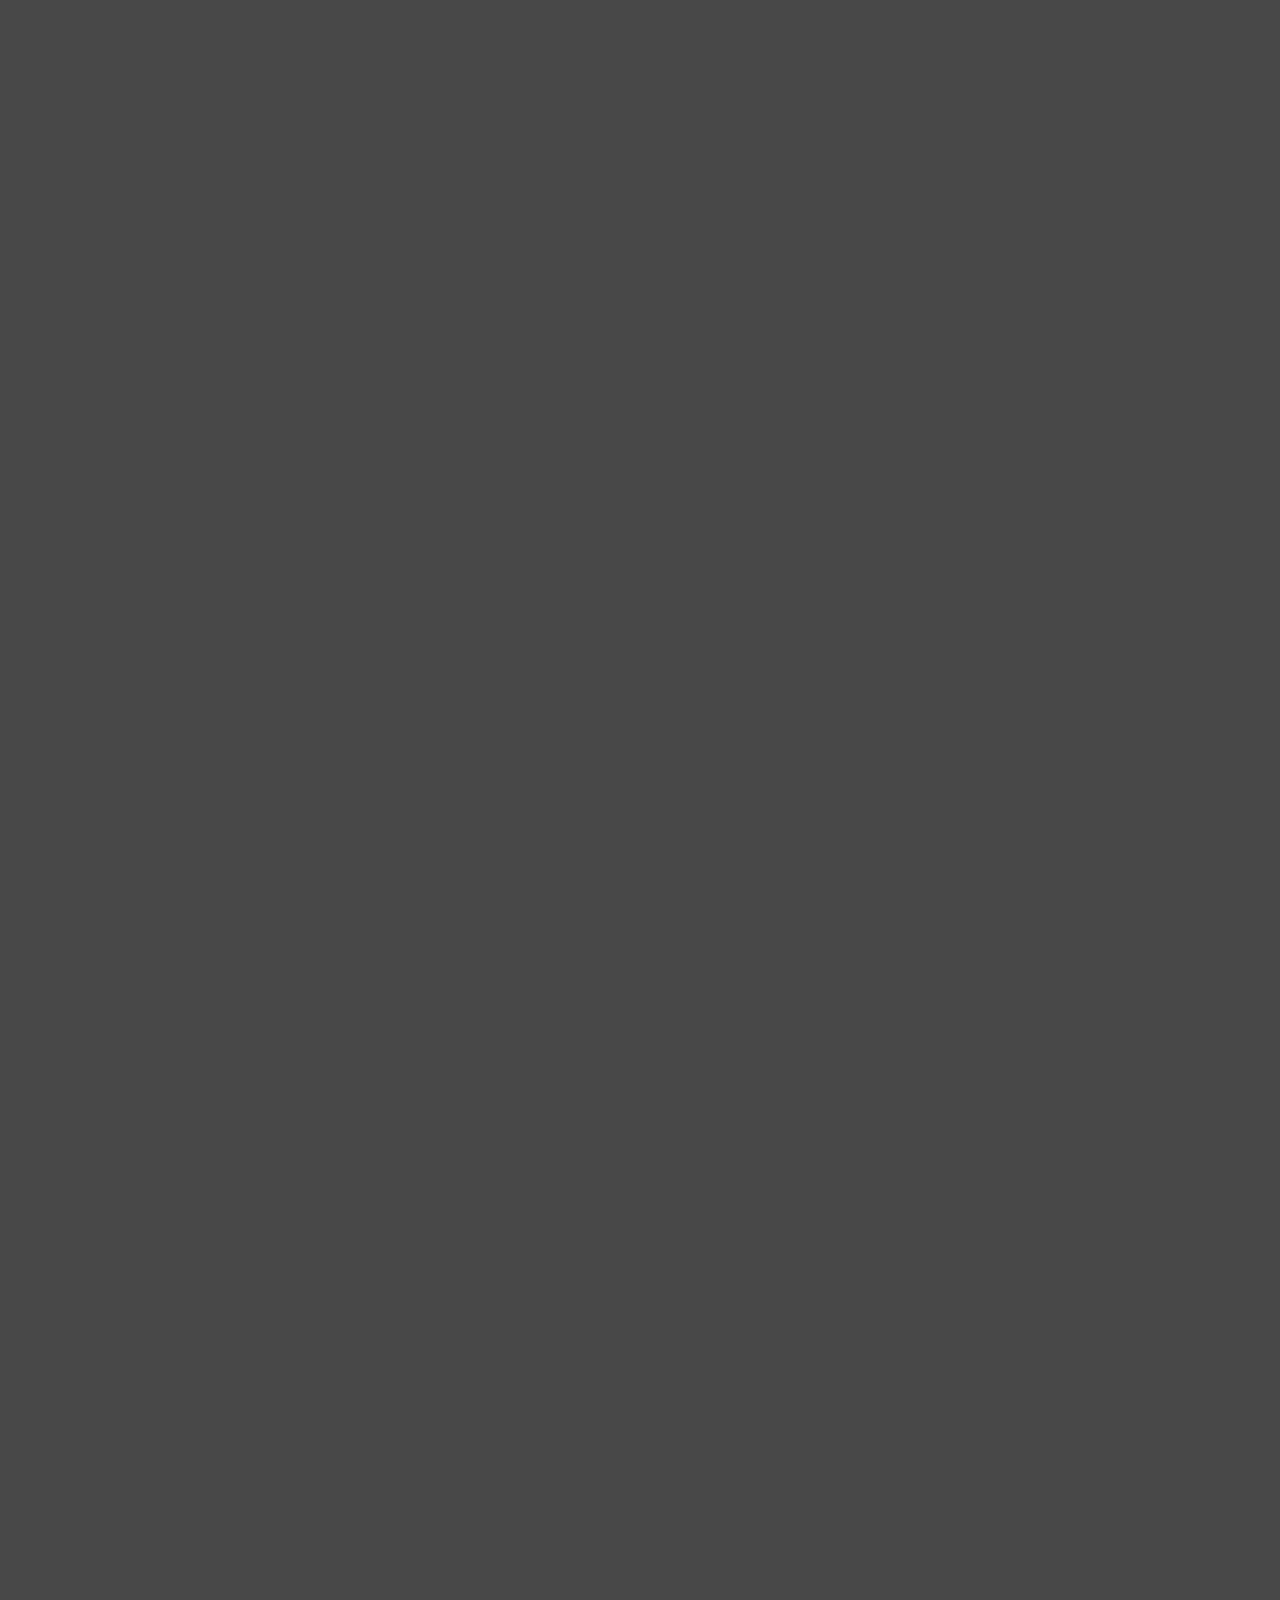
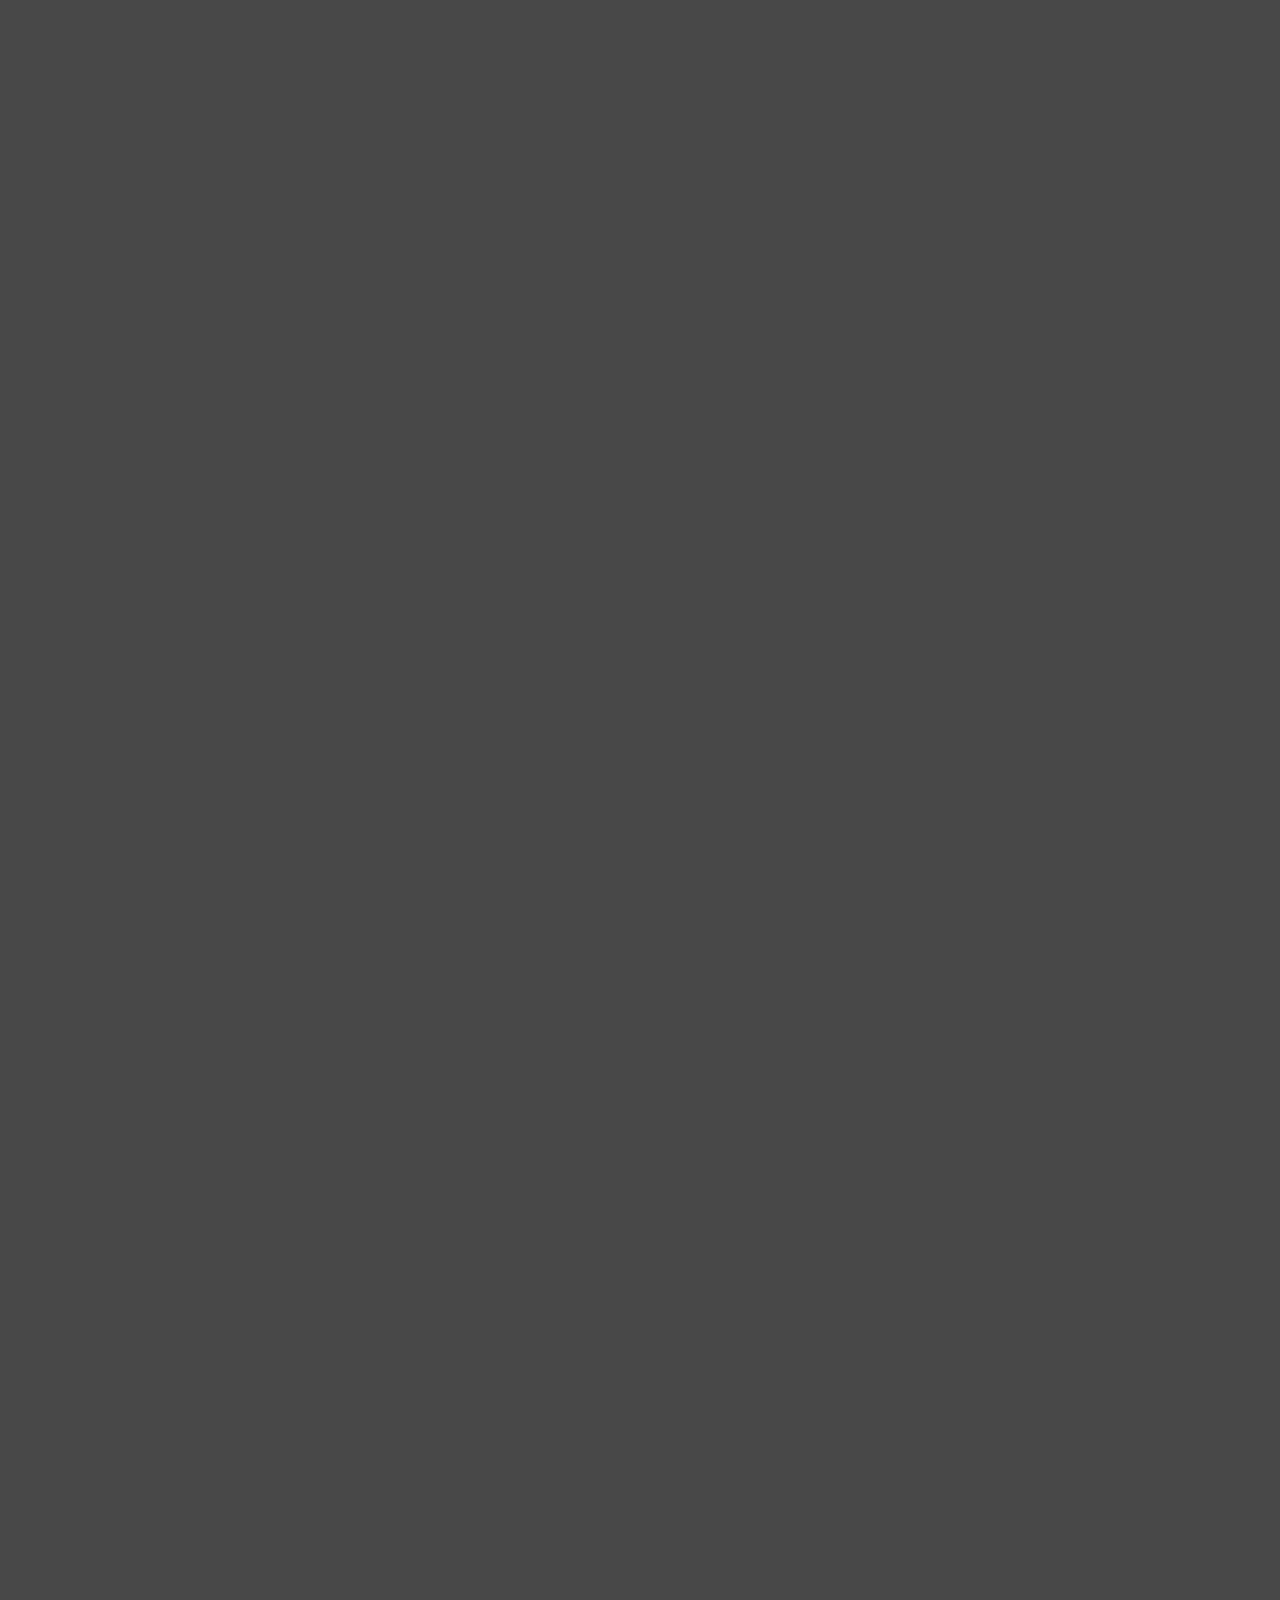
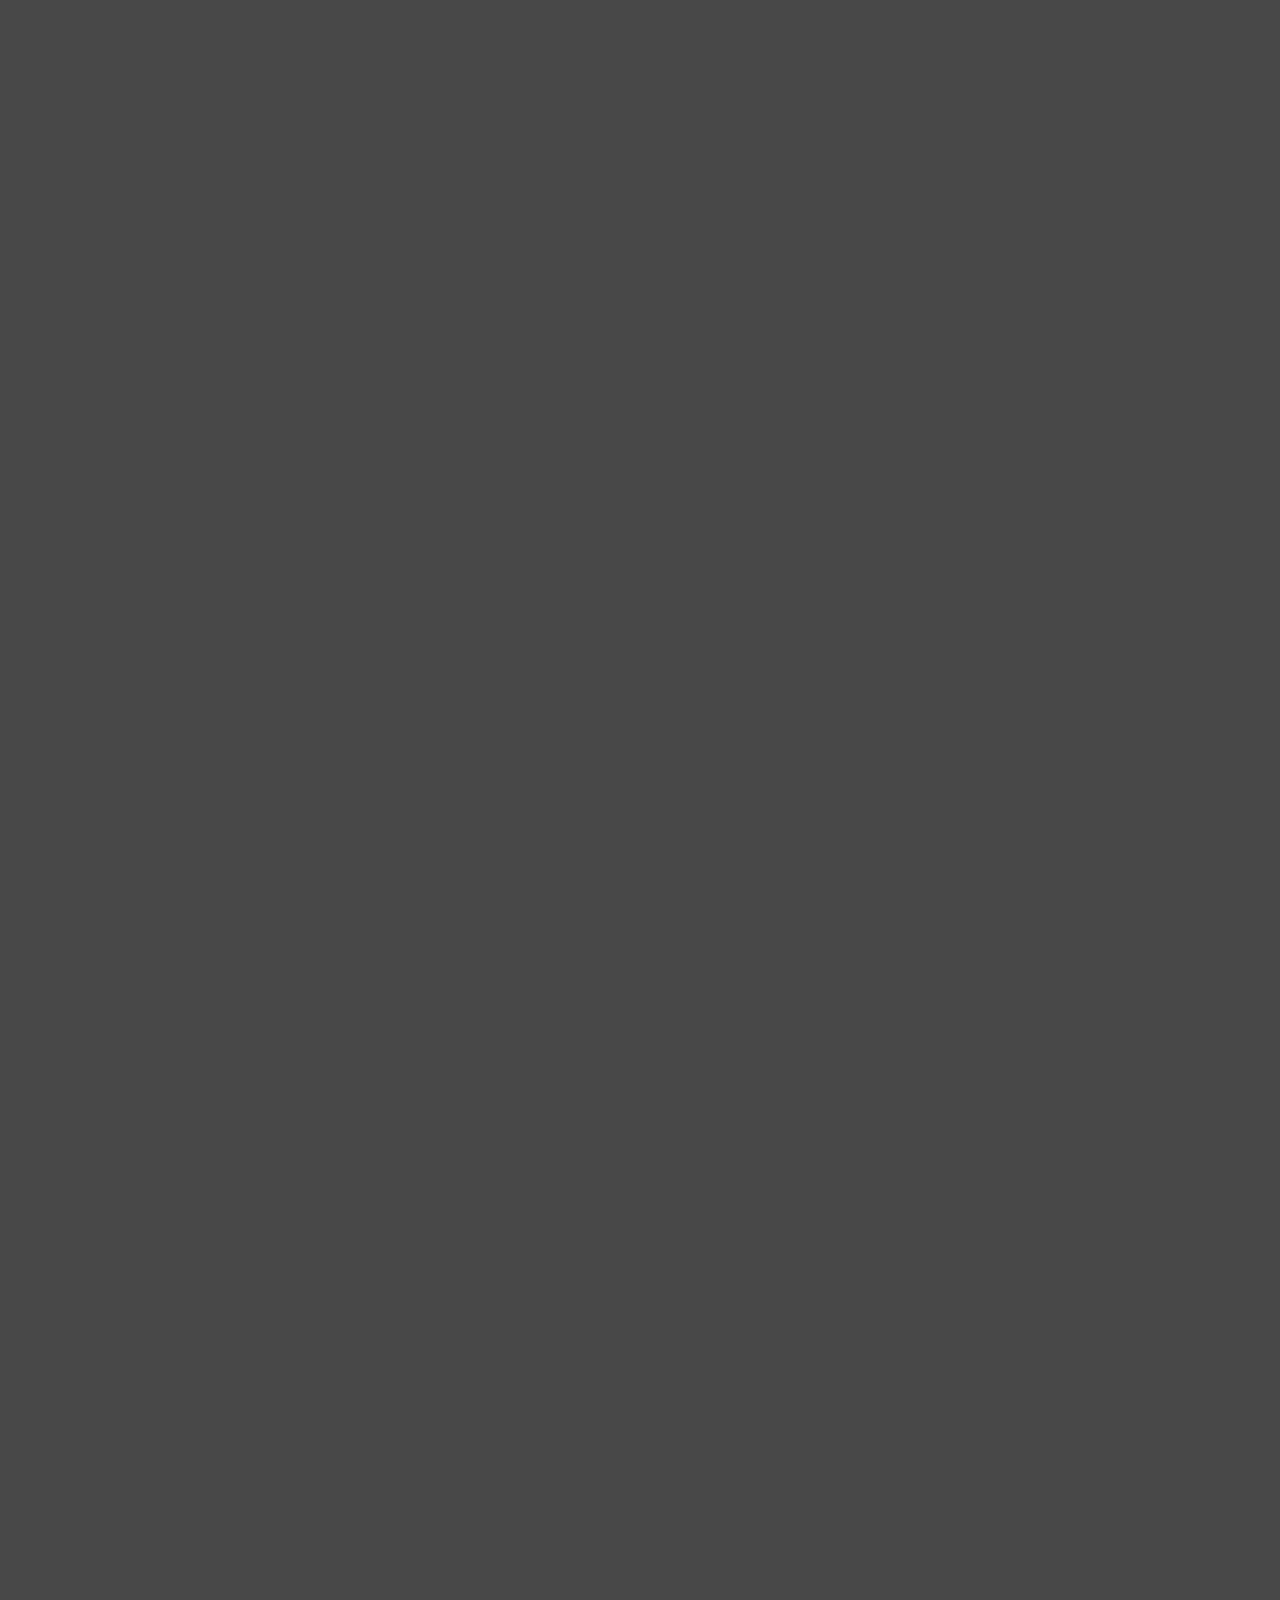
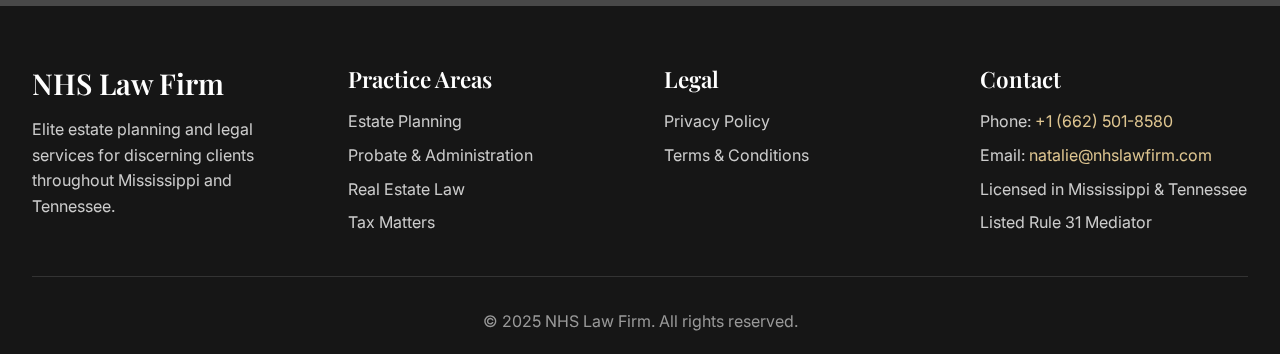
<file: terms-conditions.html>
<!DOCTYPE html>
<html lang="en">
<head>
  <meta charset="UTF-8">
  <meta name="viewport" content="width=device-width, initial-scale=1.0">
  <title>Terms & Conditions – NHS Law Firm</title>
  <link rel="stylesheet" href="style.css">
  <link href="https://fonts.googleapis.com/css2?family=Playfair+Display:wght@400;600;700&family=Inter:wght@300;400;500;600&display=swap" rel="stylesheet">
  <link rel="stylesheet" href="https://cdnjs.cloudflare.com/ajax/libs/font-awesome/6.0.0/css/all.min.css">
</head>
<body>
  <!-- Sticky Navigation -->
  <nav class="navbar">
    <div class="nav-container">
              <div class="nav-logo">
          <img src="New Logo.png" alt="NHS Law Firm Logo" class="logo-image">
        </div>
      <ul class="nav-menu">
        <li class="nav-item">
          <a href="index.html" class="nav-link">Home</a>
        </li>
        <li class="nav-item">
          <a href="about.html" class="nav-link">About Us</a>
        </li>
        <li class="nav-item">
          <a href="natalie.html" class="nav-link">Our Founder</a>
        </li>
        <li class="nav-item">
          <a href="book.html" class="nav-link">Contact</a>
        </li>
      </ul>
      <div class="hamburger">
        <span class="bar"></span>
        <span class="bar"></span>
        <span class="bar"></span>
      </div>
    </div>
  </nav>

  <!-- Page Header -->
  <section class="page-header">
    <div class="container">
      <h1>Terms & Conditions</h1>
      <p>Please read these terms carefully before using our website or services</p>
    </div>
  </section>

  <!-- Main Content -->
  <main class="main-content">
    <div class="container">
      <div class="legal-content">
        <div class="legal-section" data-aos="fade-up">
          <h2>Introduction</h2>
          <p>These Terms and Conditions ("Terms") govern your use of the NHS Law Firm website and the legal services we provide. By accessing our website or using our services, you agree to be bound by these Terms.</p>
          <p>NHS Law Firm is a legal practice providing estate planning and related legal services in Mississippi and Tennessee. These Terms apply to all visitors, users, and clients of our website and services.</p>
        </div>

        <div class="legal-section" data-aos="fade-up">
          <h2>Acceptance of Terms</h2>
          <p>By accessing or using our website, you acknowledge that you have read, understood, and agree to be bound by these Terms. If you do not agree to these Terms, please do not use our website or services.</p>
          <p>We reserve the right to modify these Terms at any time. Changes will be effective immediately upon posting on our website. Your continued use of our website after any changes constitutes acceptance of the modified Terms.</p>
        </div>

        <div class="legal-section" data-aos="fade-up">
          <h2>Website Use and Access</h2>
          
          <h3>Permitted Use</h3>
          <p>You may use our website for lawful purposes only, including:</p>
          <ul>
            <li>Learning about our legal services and practice areas</li>
            <li>Contacting us for legal consultations</li>
            <li>Accessing information about our attorneys and firm</li>
            <li>Reading legal resources and educational content</li>
          </ul>

          <h3>Prohibited Use</h3>
          <p>You agree not to:</p>
          <ul>
            <li>Use our website for any unlawful or fraudulent purpose</li>
            <li>Attempt to gain unauthorized access to our systems or networks</li>
            <li>Interfere with or disrupt the website's functionality</li>
            <li>Transmit viruses, malware, or other harmful code</li>
            <li>Use automated tools to scrape or collect data from our website</li>
            <li>Impersonate our firm or attorneys</li>
            <li>Violate any applicable laws or regulations</li>
          </ul>
        </div>

        <div class="legal-section" data-aos="fade-up">
          <h2>Legal Services and Attorney-Client Relationship</h2>
          
          <h3>No Attorney-Client Relationship</h3>
          <p>Use of this website does not create an attorney-client relationship between you and NHS Law Firm. An attorney-client relationship is only established through a written engagement agreement signed by both parties.</p>
          
          <h3>Consultation and Representation</h3>
          <p>Initial consultations are for informational purposes only and do not constitute legal representation. We reserve the right to decline representation in any matter.</p>
          
          <h3>Legal Advice</h3>
          <p>Information on this website is for general informational purposes only and should not be considered legal advice. Legal advice must be tailored to your specific situation and provided by a qualified attorney.</p>
          
          <h3>Jurisdiction</h3>
          <p>Our attorneys are licensed to practice law in Mississippi and Tennessee. We can only provide legal services in jurisdictions where we are licensed to practice.</p>
        </div>

        <div class="legal-section" data-aos="fade-up">
          <h2>Intellectual Property Rights</h2>
          
          <h3>Ownership</h3>
          <p>All content on this website, including text, graphics, logos, images, and software, is the property of NHS Law Firm or its licensors and is protected by copyright, trademark, and other intellectual property laws.</p>
          
          <h3>Limited License</h3>
          <p>We grant you a limited, non-exclusive, non-transferable license to access and use our website for personal, non-commercial purposes. This license does not include the right to:</p>
          <ul>
            <li>Modify or copy our content</li>
            <li>Use our content for commercial purposes</li>
            <li>Remove or alter copyright notices</li>
            <li>Create derivative works</li>
          </ul>
          
          <h3>Trademarks</h3>
          <p>"NHS Law Firm" and related logos are trademarks of our firm. You may not use our trademarks without our prior written consent.</p>
        </div>

        <div class="legal-section" data-aos="fade-up">
          <h2>Privacy and Data Protection</h2>
          <p>Your privacy is important to us. Our collection, use, and protection of your personal information is governed by our Privacy Policy, which is incorporated into these Terms by reference.</p>
          <p>By using our website, you consent to the collection and use of your information as described in our Privacy Policy.</p>
        </div>

        <div class="legal-section" data-aos="fade-up">
          <h2>Disclaimers and Limitations</h2>
          
          <h3>Website Content</h3>
          <p>While we strive to provide accurate and up-to-date information, we make no warranties about the accuracy, completeness, or reliability of any content on our website. Information may be outdated or contain errors.</p>
          
          <h3>No Guarantees</h3>
          <p>We cannot guarantee specific outcomes in legal matters. Results depend on various factors including the facts of your case, applicable law, and court decisions.</p>
          
          <h3>Third-Party Content</h3>
          <p>Our website may contain links to third-party websites or content. We do not endorse or control third-party content and are not responsible for its accuracy or availability.</p>
          
          <h3>Limitation of Liability</h3>
          <p>To the maximum extent permitted by law, NHS Law Firm shall not be liable for any direct, indirect, incidental, special, or consequential damages arising from your use of our website or services.</p>
        </div>

        <div class="legal-section" data-aos="fade-up">
          <h2>Fees and Payment</h2>
          
          <h3>Consultation Fees</h3>
          <p>Initial consultations are subject to fees as posted on our website. Fees are payable in advance and are non-refundable unless otherwise agreed in writing.</p>
          
          <h3>Legal Services</h3>
          <p>Fees for legal services are determined on a case-by-case basis and will be set forth in a written engagement agreement. Payment terms and methods will be specified in the engagement agreement.</p>
          
          <h3>Expenses</h3>
          <p>Clients are responsible for reimbursing reasonable expenses incurred in connection with their legal matters, including court costs, filing fees, and other out-of-pocket expenses.</p>
        </div>

        <div class="legal-section" data-aos="fade-up">
          <h2>Confidentiality and Professional Ethics</h2>
          <p>We are bound by professional rules of ethics and confidentiality. Information shared with us in the context of an attorney-client relationship is protected by attorney-client privilege.</p>
          <p>However, communications through our website contact forms or email may not be privileged until an attorney-client relationship is established.</p>
        </div>

        <div class="legal-section" data-aos="fade-up">
          <h2>Termination</h2>
          <p>We may terminate or suspend your access to our website at any time, with or without cause, without prior notice or liability.</p>
          <p>If you are a client, termination of the attorney-client relationship will be governed by the terms of your engagement agreement and applicable professional rules.</p>
        </div>

        <div class="legal-section" data-aos="fade-up">
          <h2>Governing Law and Jurisdiction</h2>
          <p>These Terms are governed by the laws of the State of Mississippi, without regard to conflict of law principles.</p>
          <p>Any disputes arising from these Terms or your use of our website shall be resolved in the courts of Mississippi, and you consent to the personal jurisdiction of such courts.</p>
        </div>

        <div class="legal-section" data-aos="fade-up">
          <h2>Severability</h2>
          <p>If any provision of these Terms is found to be unenforceable or invalid, the remaining provisions will continue in full force and effect.</p>
        </div>

        <div class="legal-section" data-aos="fade-up">
          <h2>Entire Agreement</h2>
          <p>These Terms, together with our Privacy Policy, constitute the entire agreement between you and NHS Law Firm regarding your use of our website and services.</p>
        </div>

        <div class="legal-section" data-aos="fade-up">
          <h2>Contact Information</h2>
          <p>If you have any questions about these Terms, please contact us:</p>
          <div class="contact-info">
            <p><strong>NHS Law Firm</strong></p>
            <p>Email: <a href="mailto:natalie@nhslawfirm.com">natalie@nhslawfirm.com</a></p>
            <p>Phone: <a href="tel:+16625018580">+1 (662) 501-8580</a></p>
            <p>Service Areas: Mississippi & Tennessee</p>
          </div>
        </div>

        <div class="legal-section" data-aos="fade-up">
          <h2>Effective Date</h2>
          <p>These Terms and Conditions are effective as of January 1, 2025, and were last updated on January 1, 2025.</p>
        </div>
      </div>
    </div>
  </main>

  <!-- Footer -->
  <footer class="footer">
    <div class="container">
      <div class="footer-content">
        <div class="footer-section">
          <h3>NHS Law Firm</h3>
          <p>Elite estate planning and legal services for discerning clients throughout Mississippi and Tennessee.</p>
        </div>
        <div class="footer-section">
          <h4>Practice Areas</h4>
          <ul>
            <li><a href="#estate-planning">Estate Planning</a></li>
            <li><a href="#probate">Probate & Administration</a></li>
            <li><a href="#real-estate">Real Estate Law</a></li>
            <li><a href="#tax">Tax Matters</a></li>
          </ul>
        </div>
        <div class="footer-section">
          <h4>Legal</h4>
          <ul>
            <li><a href="privacy-policy.html">Privacy Policy</a></li>
            <li><a href="terms-conditions.html">Terms & Conditions</a></li>
          </ul>
        </div>
        <div class="footer-section">
          <h4>Contact</h4>
          <p>Phone: <a href="tel:+16625018580">+1 (662) 501-8580</a></p>
          <p>Email: <a href="mailto:natalie@nhslawfirm.com">natalie@nhslawfirm.com</a></p>
          <p>Licensed in Mississippi & Tennessee</p>
          <p>Listed Rule 31 Mediator</p>
        </div>
      </div>
      <div class="footer-bottom">
        <p>&copy; 2025 NHS Law Firm. All rights reserved.</p>
      </div>
    </div>
  </footer>

  <script src="script.js"></script>
</body>
</html>
</file>
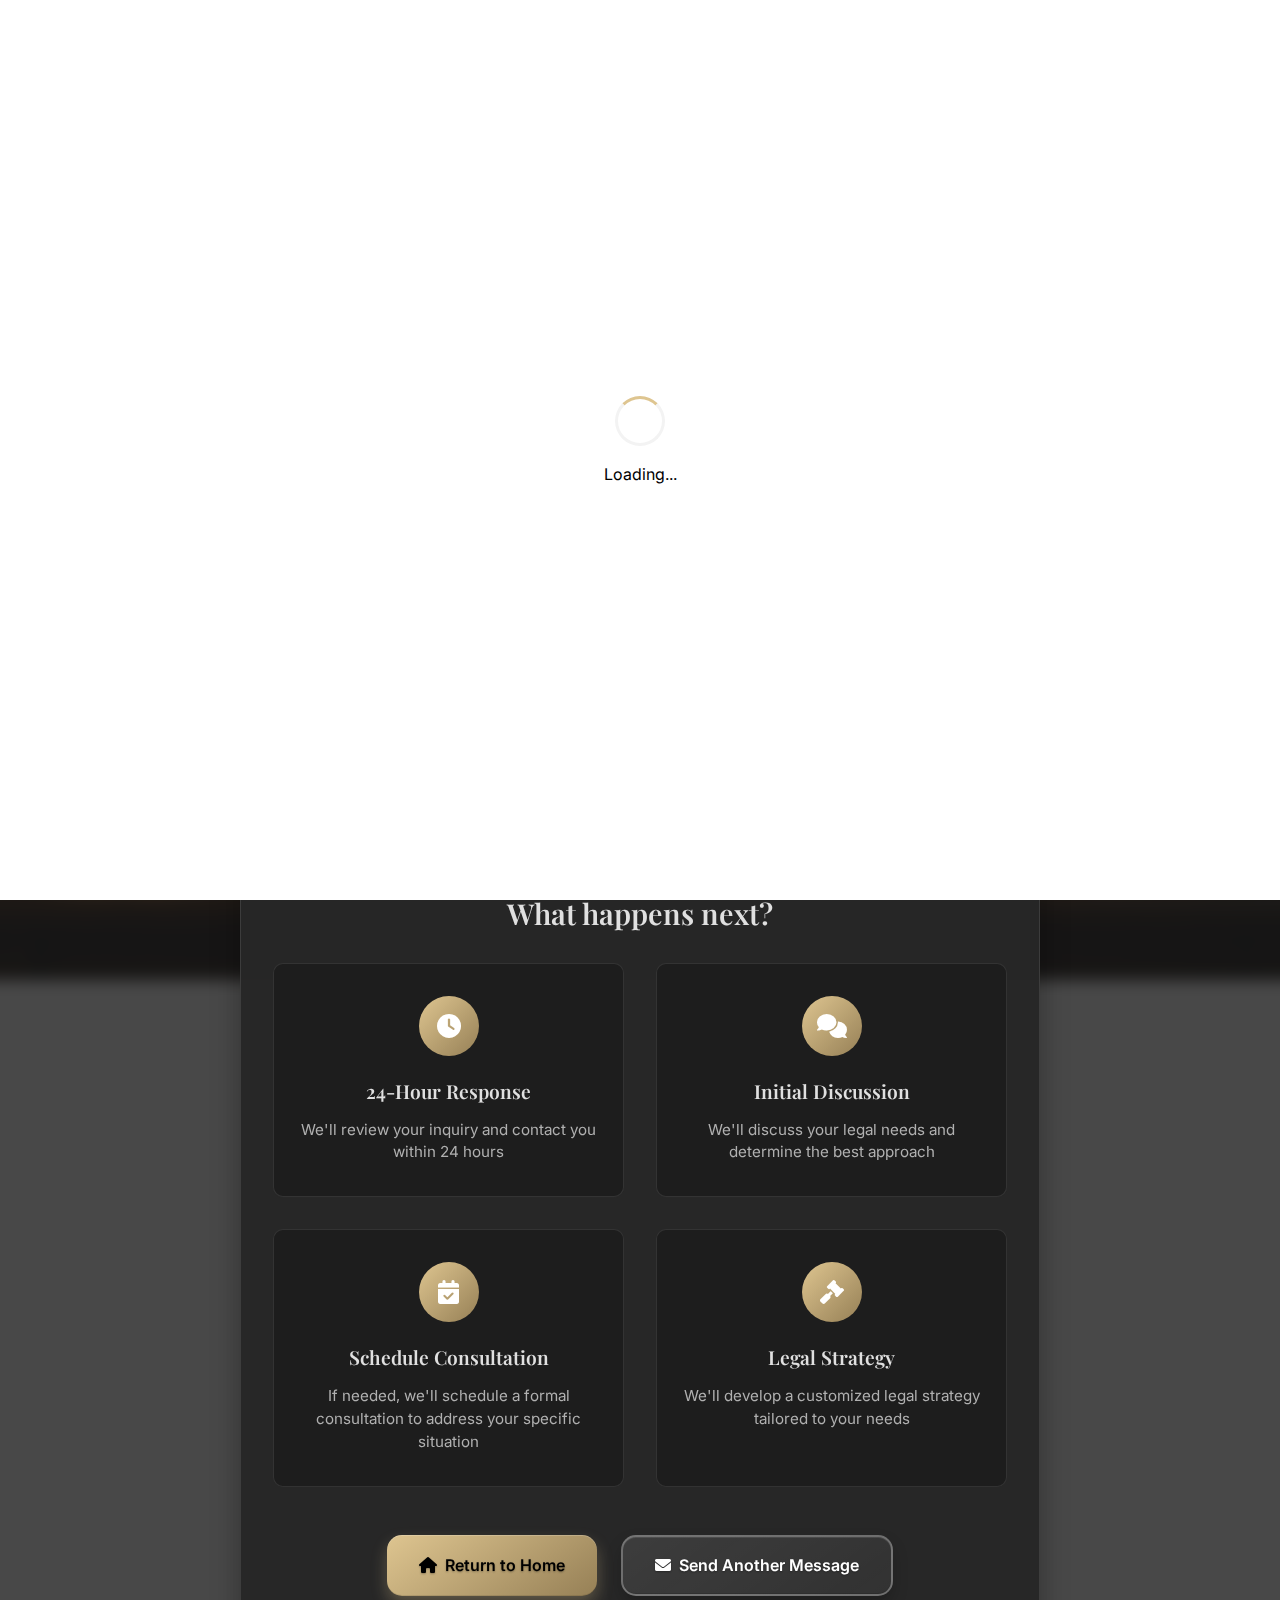
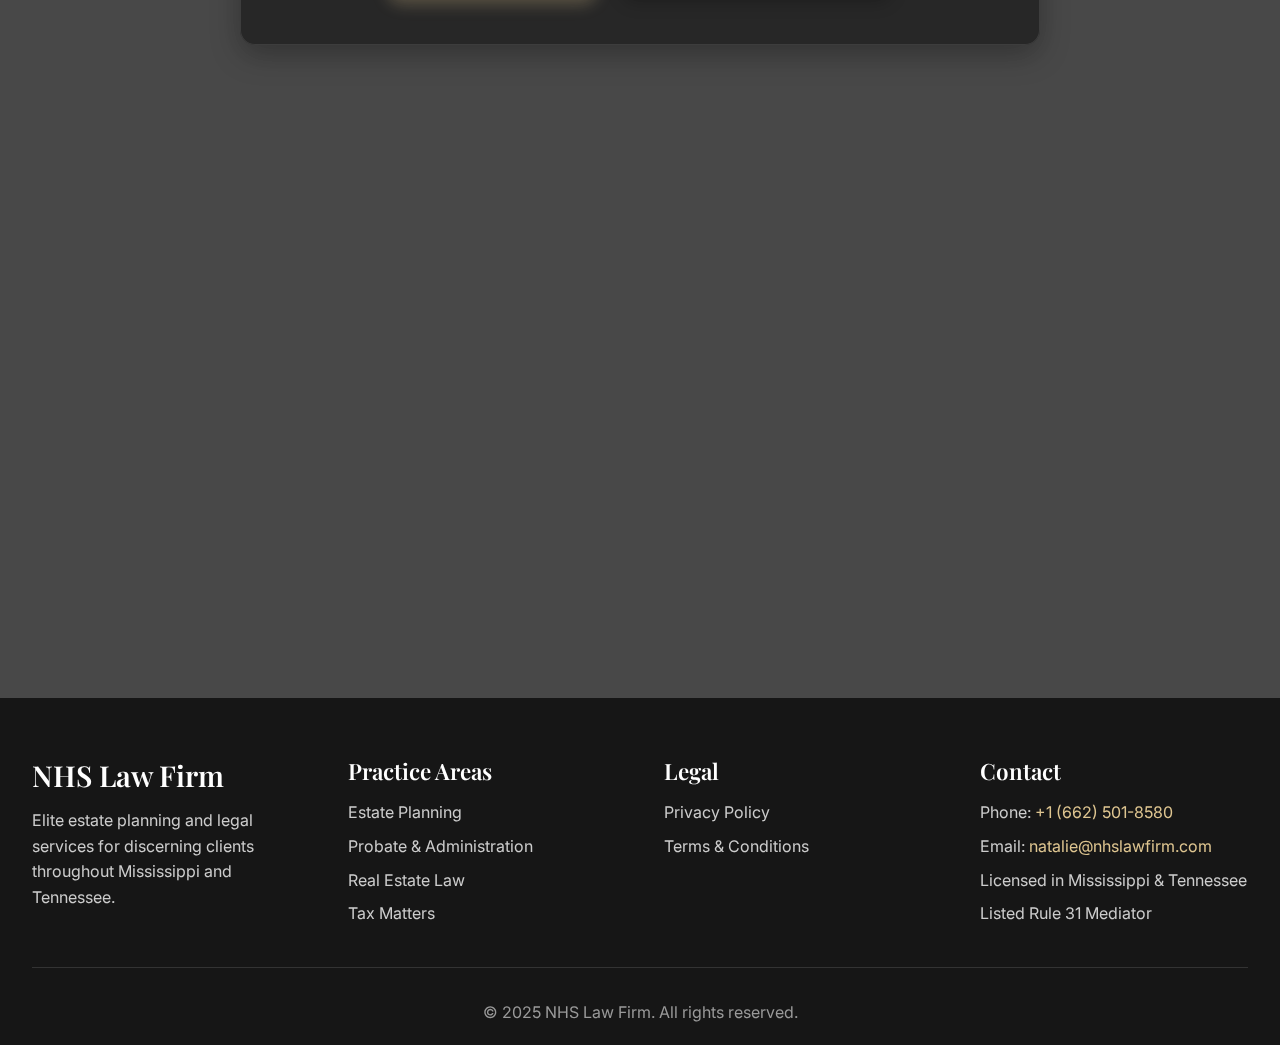
<file: thank-you.html>
<!DOCTYPE html>
<html lang="en">
<head>
  <meta charset="UTF-8">
  <meta name="viewport" content="width=device-width, initial-scale=1.0">
  <title>Thank You - NHS Law Firm</title>
  <link rel="stylesheet" href="style.css">
  <link href="https://fonts.googleapis.com/css2?family=Playfair+Display:wght@400;600;700&family=Inter:wght@300;400;500;600&display=swap" rel="stylesheet">
  <link rel="stylesheet" href="https://cdnjs.cloudflare.com/ajax/libs/font-awesome/6.0.0/css/all.min.css">
</head>
<body>
  <!-- Sticky Navigation -->
  <nav class="navbar">
    <div class="nav-container">
      <div class="nav-logo">
        <img src="New Logo.png" alt="NHS Law Firm Logo" class="logo-image">
      </div>
      <ul class="nav-menu">
        <li class="nav-item">
          <a href="index.html" class="nav-link">Home</a>
        </li>
        <li class="nav-item">
          <a href="about.html" class="nav-link">About Us</a>
        </li>
        <li class="nav-item">
          <a href="natalie.html" class="nav-link">Our Founder</a>
        </li>
        <li class="nav-item">
          <a href="book.html" class="nav-link">Contact</a>
        </li>
      </ul>
      <div class="hamburger">
        <span class="bar"></span>
        <span class="bar"></span>
        <span class="bar"></span>
      </div>
    </div>
  </nav>

  <!-- Page Header -->
  <section class="page-header">
    <div class="container">
      <h1>Thank You!</h1>
      <p>Your message has been sent successfully</p>
    </div>
  </section>

  <!-- Main Content -->
  <main class="main-content">
    <div class="container">
      <section class="thank-you-section" data-aos="fade-up">
        <div class="thank-you-container">
          <div class="thank-you-icon">
            <i class="fas fa-check-circle"></i>
          </div>
          
          <h2>Message Received</h2>
          <p>Thank you for contacting NHS Law Firm. We have received your message and will respond within 24 hours.</p>
          
          <div class="next-steps">
            <h3>What happens next?</h3>
            <div class="steps-grid">
              <div class="step-item">
                <div class="step-icon">
                  <i class="fas fa-clock"></i>
                </div>
                <h4>24-Hour Response</h4>
                <p>We'll review your inquiry and contact you within 24 hours</p>
              </div>
              
              <div class="step-item">
                <div class="step-icon">
                  <i class="fas fa-comments"></i>
                </div>
                <h4>Initial Discussion</h4>
                <p>We'll discuss your legal needs and determine the best approach</p>
              </div>
              
              <div class="step-item">
                <div class="step-icon">
                  <i class="fas fa-calendar-check"></i>
                </div>
                <h4>Schedule Consultation</h4>
                <p>If needed, we'll schedule a formal consultation to address your specific situation</p>
              </div>
              
              <div class="step-item">
                <div class="step-icon">
                  <i class="fas fa-gavel"></i>
                </div>
                <h4>Legal Strategy</h4>
                <p>We'll develop a customized legal strategy tailored to your needs</p>
              </div>
            </div>
          </div>
          
          <div class="action-buttons">
            <a href="index.html" class="btn btn-primary">
              <i class="fas fa-home"></i>
              Return to Home
            </a>
            <a href="book.html" class="btn btn-secondary">
              <i class="fas fa-envelope"></i>
              Send Another Message
            </a>
          </div>
        </div>
      </section>

      <!-- Contact Information -->
      <section class="contact-info-section" data-aos="fade-up">
        <div class="section-header">
          <h2>Contact Information</h2>
          <p>Additional ways to reach us</p>
        </div>
        
        <div class="contact-grid">
          <div class="contact-item">
            <div class="contact-icon">
              <i class="fas fa-phone"></i>
            </div>
            <div class="contact-details">
              <h3>Phone</h3>
              <p><a href="tel:+16625018580">+1 (662) 501-8580</a></p>
            </div>
          </div>

          <div class="contact-item">
            <div class="contact-icon">
              <i class="fas fa-envelope"></i>
            </div>
            <div class="contact-details">
              <h3>Email</h3>
              <p><a href="mailto:natalie@nhslawfirm.com">natalie@nhslawfirm.com</a></p>
            </div>
          </div>

          <div class="contact-item">
            <div class="contact-icon">
              <i class="fas fa-map-marker-alt"></i>
            </div>
            <div class="contact-details">
              <h3>Service Areas</h3>
              <p>Mississippi & Tennessee</p>
            </div>
          </div>

          <div class="contact-item">
            <div class="contact-icon">
              <i class="fas fa-gavel"></i>
            </div>
            <div class="contact-details">
              <h3>Licensed In</h3>
              <p>Mississippi & Tennessee</p>
            </div>
          </div>
        </div>
      </section>
    </div>
  </main>

  <!-- Footer -->
  <footer class="footer">
    <div class="container">
      <div class="footer-content">
        <div class="footer-section">
          <h3>NHS Law Firm</h3>
          <p>Elite estate planning and legal services for discerning clients throughout Mississippi and Tennessee.</p>
        </div>
        <div class="footer-section">
          <h4>Practice Areas</h4>
          <ul>
            <li><a href="#estate-planning">Estate Planning</a></li>
            <li><a href="#probate">Probate & Administration</a></li>
            <li><a href="#real-estate">Real Estate Law</a></li>
            <li><a href="#tax">Tax Matters</a></li>
          </ul>
        </div>
        <div class="footer-section">
          <h4>Legal</h4>
          <ul>
            <li><a href="privacy-policy.html">Privacy Policy</a></li>
            <li><a href="terms-conditions.html">Terms & Conditions</a></li>
          </ul>
        </div>
        <div class="footer-section">
          <h4>Contact</h4>
          <p>Phone: <a href="tel:+16625018580">+1 (662) 501-8580</a></p>
          <p>Email: <a href="mailto:natalie@nhslawfirm.com">natalie@nhslawfirm.com</a></p>
          <p>Licensed in Mississippi & Tennessee</p>
          <p>Listed Rule 31 Mediator</p>
        </div>
      </div>
      <div class="footer-bottom">
        <p>&copy; 2025 NHS Law Firm. All rights reserved.</p>
      </div>
    </div>
  </footer>

  <script src="script.js"></script>
</body>
</html>
</file>
<file: style.css>
/* ===== RESET & BASE STYLES ===== */
* {
  margin: 0;
  padding: 0;
  box-sizing: border-box;
}

html {
  scroll-behavior: smooth;
}

body {
  font-family: 'Inter', sans-serif;
  line-height: 1.6;
  color: #e0e0e0;
  background: url('homeback.png') center 80px/cover no-repeat fixed;
  margin: 0;
  padding: 0;
  overflow-x: hidden;
}

/* ===== TYPOGRAPHY ===== */
h1, h2, h3, h4, h5, h6 {
  font-family: 'Playfair Display', serif;
  font-weight: 600;
  line-height: 1.2;
  margin-bottom: 1rem;
}

h1 { font-size: 3.5rem; }
h2 { font-size: 2.5rem; }
h3 { font-size: 1.8rem; }
h4 { font-size: 1.4rem; }

p {
  margin-bottom: 1rem;
  color: #000000;
}

/* ===== CONTAINER ===== */
.container {
  max-width: 1200px;
  margin: 0 auto;
  padding: 0 2rem;
}

/* ===== NAVIGATION ===== */
.navbar {
  position: fixed;
  top: 0;
  width: 100%;
  background: rgba(18, 18, 18, 0.95);
  backdrop-filter: blur(10px);
  border-bottom: 1px solid rgba(255, 255, 255, 0.1);
  z-index: 1000;
  transition: all 0.3s ease;
}

.nav-container {
  max-width: 1200px;
  margin: 0 auto;
  padding: 0 2rem;
  display: flex;
  justify-content: space-between;
  align-items: center;
  height: 80px;
}

.logo-image {
  height: 50px;
  width: auto;
  max-width: 200px;
  object-fit: contain;
  transition: transform 0.3s ease;
}

.logo-image:hover {
  transform: scale(1.05);
}

.nav-menu {
  display: flex;
  list-style: none;
  gap: 2rem;
}

.nav-link {
  text-decoration: none;
  color: white;
  font-weight: 500;
  transition: color 0.3s ease;
  position: relative;
}

.nav-link:hover,
.nav-link.active {
  color: #DEC590;
}

.nav-link::after {
  content: '';
  position: absolute;
  bottom: -5px;
  left: 0;
  width: 0;
  height: 2px;
  background: #DEC590;
  transition: width 0.3s ease;
}

.nav-link:hover::after,
.nav-link.active::after {
  width: 100%;
}

.hamburger {
  display: none;
  flex-direction: column;
  cursor: pointer;
}

.bar {
  width: 25px;
  height: 3px;
  background: white;
  margin: 3px 0;
  transition: 0.3s;
}

/* ===== HERO SECTION ===== */
.hero {
  position: relative;
  height: 100vh;
  display: flex;
  align-items: center;
  justify-content: center;
  overflow: hidden;
  margin-top: 80px; /* Account for fixed navbar height */
  text-align: center;
}

.hero::before {
  content: '';
  position: absolute;
  top: 0;
  left: 0;
  width: 100%;
  height: 100%;
  background: rgba(0, 0, 0, 0.5);
  backdrop-filter: blur(8px);
  z-index: 0;
}



.hero-content {
  text-align: center;
  color: white;
  max-width: 900px;
  padding: 0 2rem;
  z-index: 2;
  display: flex;
  flex-direction: column;
  align-items: center;
  justify-content: center;
  width: 100%;
  position: relative;
}

/* ===== VIDEO SECTION ===== */
.video-section {
  padding: 80px 0;
  background: rgba(26, 26, 26, 0.8);
  backdrop-filter: blur(8px);
  opacity: 0;
  transform: translateY(50px);
  transition: all 0.8s ease;
}

.video-section.visible {
  opacity: 1;
  transform: translateY(0);
}

.video-header {
  text-align: center;
  margin-bottom: 3rem;
}

.video-header h2 {
  color: #e0e0e0;
  font-size: 2.5rem;
  margin-bottom: 1rem;
}

.video-header p {
  color: #b0b0b0;
  font-size: 1.1rem;
  max-width: 600px;
  margin: 0 auto;
}

.video-container {
  max-width: 900px;
  margin: 0 auto;
}

.video-wrapper {
  position: relative;
  width: 100%;
  padding-bottom: 56.25%; /* 16:9 aspect ratio */
  border-radius: 15px;
  overflow: hidden;
  box-shadow: 0 20px 40px rgba(0, 0, 0, 0.2);
}

.video-wrapper iframe {
  position: absolute;
  top: 0;
  left: 0;
  width: 100%;
  height: 100%;
  border: none;
  border-radius: 15px;
}

.hero-title {
  font-size: 4rem;
  margin-bottom: 1rem;
  text-shadow: 2px 2px 4px rgba(0, 0, 0, 0.5);
  animation: fadeInUp 1s ease-out;
  text-align: center;
  width: 100%;
  color: white;
  font-weight: 700;
  line-height: 1.2;
  display: flex;
  justify-content: center;
  align-items: center;
  flex-wrap: wrap;
}

/* ===== TYPING ANIMATION ===== */
.typing-static {
  color: white;
}

.typing-dynamic {
  color: #DEC590;
  font-weight: 700;
  min-width: 300px; /* Increased to provide more room for "business" */
  display: inline-block;
  white-space: nowrap; /* Prevent text wrapping */
  text-align: left; /* Ensure left-to-right typing */
}

/* Cursor styling is now handled in JavaScript */

@keyframes blink {
  0%, 50% { opacity: 1; }
  51%, 100% { opacity: 0; }
}

.hero-subtitle {
  font-size: 1.3rem;
  margin-bottom: 2rem;
  opacity: 0.9;
  animation: fadeInUp 1s ease-out 0.3s both;
  text-align: center;
  width: 100%;
  color: rgba(255, 255, 255, 0.9);
  line-height: 1.5;
  text-shadow: 1px 1px 2px rgba(0, 0, 0, 0.5);
}

.hero-buttons {
  display: flex;
  gap: 1rem;
  justify-content: center;
  flex-wrap: wrap;
  animation: fadeInUp 1s ease-out 0.6s both;
  width: 100%;
  text-align: center;
}

/* ===== BUTTONS ===== */
.btn {
  display: inline-block;
  padding: 1rem 2rem;
  text-decoration: none;
  border-radius: 5px;
  font-weight: 600;
  transition: all 0.3s ease;
  border: none;
  cursor: pointer;
  font-size: 1rem;
}

.btn-primary {
  background: linear-gradient(145deg, #DEC590, #968056);
  color: #000000;
  border: none;
  border-radius: 15px;
  box-shadow: 
    0 8px 16px rgba(222, 197, 144, 0.3),
    inset 0 1px 0 rgba(255, 255, 255, 0.2),
    inset 0 -1px 0 rgba(0, 0, 0, 0.1);
  text-shadow: 0 1px 2px rgba(0, 0, 0, 0.3);
  transition: all 0.3s cubic-bezier(0.4, 0, 0.2, 1);
  position: relative;
  overflow: hidden;
}

.btn-primary:hover {
  background: linear-gradient(145deg, #F5ECCB, #DEC590);
  transform: translateY(-3px) scale(1.02);
  box-shadow: 
    0 12px 24px rgba(222, 197, 144, 0.4),
    inset 0 1px 0 rgba(255, 255, 255, 0.3),
    inset 0 -1px 0 rgba(0, 0, 0, 0.2);
  text-shadow: 0 2px 4px rgba(0, 0, 0, 0.4);
}

.btn-secondary {
  background: linear-gradient(145deg, rgba(255, 255, 255, 0.1), rgba(255, 255, 255, 0.05));
  color: white;
  border: 2px solid rgba(255, 255, 255, 0.3);
  border-radius: 15px;
  box-shadow: 
    0 8px 16px rgba(0, 0, 0, 0.2),
    inset 0 1px 0 rgba(255, 255, 255, 0.1),
    inset 0 -1px 0 rgba(0, 0, 0, 0.1);
  text-shadow: 0 1px 2px rgba(0, 0, 0, 0.3);
  transition: all 0.3s cubic-bezier(0.4, 0, 0.2, 1);
  position: relative;
  overflow: hidden;
}

.btn-secondary:hover {
  background: linear-gradient(145deg, rgba(255, 255, 255, 0.9), rgba(255, 255, 255, 0.8));
  color: #333;
  transform: translateY(-3px) scale(1.02);
  box-shadow: 
    0 12px 24px rgba(0, 0, 0, 0.3),
    inset 0 1px 0 rgba(255, 255, 255, 0.2),
    inset 0 -1px 0 rgba(0, 0, 0, 0.1);
  text-shadow: 0 1px 2px rgba(0, 0, 0, 0.1);
}

/* ===== PAGE HEADER ===== */
.page-header {
  background: rgba(26, 26, 26, 0.9);
  backdrop-filter: blur(8px);
  color: white;
  padding: 120px 0 80px;
  text-align: center;
  margin-top: 80px; /* Account for fixed navbar */
}

.page-header h1 {
  font-size: 3rem;
  margin-bottom: 1rem;
}

.page-header p {
  font-size: 1.2rem;
  opacity: 0.9;
  color: #ccc;
}

/* ===== LOADING SCREEN ===== */
.page-loader {
  position: fixed;
  top: 0;
  left: 0;
  width: 100%;
  height: 100%;
  background: rgba(26, 26, 26, 0.95);
  backdrop-filter: blur(8px);
  display: flex;
  justify-content: center;
  align-items: center;
  z-index: 9999;
  transition: opacity 0.5s ease;
}

.loader-content {
  text-align: center;
  color: white;
}

.loader-spinner {
  width: 50px;
  height: 50px;
  border: 3px solid rgba(255, 255, 255, 0.3);
  border-top: 3px solid #DEC590;
  border-radius: 50%;
  animation: spin 1s linear infinite;
  margin: 0 auto 1rem;
}

@keyframes spin {
  0% { transform: rotate(0deg); }
  100% { transform: rotate(360deg); }
}

/* ===== MAIN CONTENT ===== */
.main-content {
  padding: 80px 0;
  background: rgba(26, 26, 26, 0.8);
  backdrop-filter: blur(8px);
}

/* ===== SECTION HEADERS ===== */
.section-header {
  text-align: center;
  margin-bottom: 4rem;
}

.section-header h2 {
  color: #e0e0e0;
  margin-bottom: 1rem;
}

.section-header p {
  font-size: 1.1rem;
  color: #b0b0b0;
  max-width: 600px;
  margin: 0 auto;
}

/* ===== SERVICES SECTION ===== */
.services {
  padding: 100px 0;
  background: rgba(18, 18, 18, 0.8);
  backdrop-filter: blur(8px);
}

.services-grid {
  display: grid;
  grid-template-columns: repeat(auto-fit, minmax(350px, 1fr));
  gap: 2rem;
  margin-top: 3rem;
}

.service-card {
  background: rgba(40, 40, 40, 0.9);
  backdrop-filter: blur(8px);
  padding: 2.5rem;
  border-radius: 10px;
  box-shadow: 0 5px 15px rgba(0, 0, 0, 0.3);
  transition: all 0.3s ease;
  text-align: center;
  border: 1px solid rgba(255, 255, 255, 0.1);
}

.service-card:hover {
  transform: translateY(-10px);
  box-shadow: 0 20px 40px rgba(0, 0, 0, 0.15);
}

.service-icon {
  width: 80px;
  height: 80px;
  background: linear-gradient(135deg, #DEC590, #968056);
  border-radius: 50%;
  display: flex;
  align-items: center;
  justify-content: center;
  margin: 0 auto 1.5rem;
  color: #000000;
  font-size: 2rem;
}

.service-card h3 {
  color: #e0e0e0;
  margin-bottom: 1rem;
}

.service-card p {
  color: #b0b0b0;
  line-height: 1.6;
}

.service-actions {
  margin-top: 1.5rem;
  text-align: center;
}

.service-actions .btn {
  padding: 0.75rem 1.5rem;
  font-size: 0.9rem;
  background: rgba(222, 197, 144, 0.8);
  color: #000000;
  border: 1px solid rgba(222, 197, 144, 0.3);
  transition: all 0.3s ease;
}

.service-actions .btn:hover {
  background: rgba(222, 197, 144, 1);
  transform: translateY(-2px);
  box-shadow: 0 5px 15px rgba(222, 197, 144, 0.3);
}

/* ===== STATS SECTION ===== */
.stats {
  padding: 80px 0;
  background: rgba(10, 10, 10, 0.9);
  backdrop-filter: blur(8px);
  color: white;
}

.stats-grid {
  display: grid;
  grid-template-columns: repeat(auto-fit, minmax(200px, 1fr));
  gap: 2rem;
  text-align: center;
}

.stat-item {
  padding: 2rem;
}

.stat-number {
  font-size: 3rem;
  font-weight: 700;
  color: #DEC590;
  margin-bottom: 0.5rem;
  white-space: nowrap;
  line-height: 1.2;
}

.stat-label {
  font-size: 1.1rem;
  opacity: 0.9;
}

/* ===== CTA SECTION ===== */
.cta {
  background: rgba(222, 197, 144, 0.9);
  backdrop-filter: blur(8px);
  padding: 4rem 0;
  text-align: center;
  color: black;
}

.cta h2,
.cta p {
  color: black;
}

.cta-content h2 {
  color: #000000;
  margin-bottom: 1rem;
}

.cta-content p {
  font-size: 1.2rem;
  margin-bottom: 2rem;
  color: #000000;
}

/* ===== ABOUT PAGE STYLES ===== */
.mission-section {
  padding: 80px 0;
  background: rgba(26, 26, 26, 0.8);
  backdrop-filter: blur(8px);
  color: white;
}

.mission-content {
  display: grid;
  grid-template-columns: 1fr 1fr;
  gap: 4rem;
  align-items: center;
}

.mission-text h2 {
  color: white;
  margin-bottom: 1.5rem;
}

.mission-text p {
  font-size: 1.1rem;
  line-height: 1.7;
  color: white;
}

.mission-image {
  display: flex;
  justify-content: center;
}

.mission-image img {
  width: 100%;
  max-width: 400px;
  height: auto;
  border-radius: 10px;
  box-shadow: 0 10px 30px rgba(0, 0, 0, 0.2);
  transition: transform 0.3s ease;
}

.mission-image img:hover {
  transform: scale(1.02);
}

.image-placeholder {
  width: 300px;
  height: 300px;
  background: linear-gradient(135deg, #f0f0f0, #e0e0e0);
  border-radius: 10px;
  display: flex;
  align-items: center;
  justify-content: center;
  font-size: 4rem;
  color: #DEC590;
}

.image-placeholder.large {
  width: 400px;
  height: 400px;
}

/* ===== VALUES SECTION ===== */
.values-section {
  padding: 80px 0;
  background: rgba(255, 255, 255, 0.9);
  backdrop-filter: blur(8px);
  color: #1a1a1a;
}

.values-section .section-header h2,
.values-section .section-header p {
  color: #1a1a1a;
}

.values-grid {
  display: grid;
  grid-template-columns: repeat(auto-fit, minmax(250px, 1fr));
  gap: 2rem;
}

.value-card {
  background: rgba(255, 255, 255, 0.95);
  backdrop-filter: blur(8px);
  padding: 2rem;
  border-radius: 10px;
  text-align: center;
  box-shadow: 0 5px 15px rgba(0, 0, 0, 0.1);
  transition: all 0.3s ease;
  color: #1a1a1a;
}

.value-card:hover {
  transform: translateY(-5px);
  box-shadow: 0 15px 30px rgba(0, 0, 0, 0.15);
}

.value-icon {
  width: 60px;
  height: 60px;
  background: linear-gradient(135deg, #DEC590, #968056);
  border-radius: 50%;
  display: flex;
  align-items: center;
  justify-content: center;
  margin: 0 auto 1rem;
  color: #000000;
  font-size: 1.5rem;
}

.value-card h3,
.value-card p {
  color: #1a1a1a;
}

/* ===== FOUNDER PREVIEW ===== */
.founder-preview {
  padding: 80px 0;
  background: rgba(26, 26, 26, 0.9);
  backdrop-filter: blur(8px);
  color: white;
}

.founder-text h2,
.founder-text h3,
.founder-text p {
  color: white;
}

.founder-content {
  display: grid;
  grid-template-columns: 1fr 2fr;
  gap: 4rem;
  align-items: center;
}

.founder-text h2 {
  color: #1a1a1a;
  margin-bottom: 0.5rem;
}

.founder-text h3 {
  color: #DEC590;
  margin-bottom: 1.5rem;
}

.founder-image {
  display: flex;
  justify-content: center;
}

.founder-image img {
  width: 100%;
  max-width: 400px;
  height: auto;
  border-radius: 15px;
  box-shadow: 0 15px 40px rgba(0, 0, 0, 0.3);
  transition: transform 0.3s ease;
}

.founder-image img:hover {
  transform: scale(1.02);
}

/* ===== PRACTICE AREAS ===== */
.practice-areas {
  padding: 80px 0;
  background: rgba(26, 26, 26, 0.8);
  backdrop-filter: blur(8px);
  color: white;
}

.practice-areas .section-header h2,
.practice-areas .section-header p {
  color: white;
}

.practice-grid {
  display: grid;
  grid-template-columns: repeat(auto-fit, minmax(300px, 1fr));
  gap: 2rem;
}

.practice-item {
  background: rgba(40, 40, 40, 0.9);
  backdrop-filter: blur(8px);
  padding: 2rem;
  border-radius: 10px;
  text-align: center;
  box-shadow: 0 5px 15px rgba(0, 0, 0, 0.2);
  transition: all 0.3s ease;
  color: white;
}

.practice-item:hover {
  transform: translateY(-5px);
  box-shadow: 0 15px 30px rgba(0, 0, 0, 0.15);
}

.practice-item h3,
.practice-item p {
  color: white;
}

/* ===== NATALIE PAGE STYLES ===== */
.founder-profile {
  padding: 80px 0;
  background: rgba(26, 26, 26, 0.9);
  backdrop-filter: blur(8px);
  color: white;
}

.founder-profile h2,
.founder-profile h3,
.founder-profile p,
.founder-profile span {
  color: white !important;
}

.founder-info h2,
.founder-info h3,
.founder-info p {
  color: white !important;
}

.founder-intro {
  font-size: 1.2rem;
  margin-bottom: 2rem;
  color: white !important;
}

.credentials {
  display: grid;
  grid-template-columns: repeat(auto-fit, minmax(200px, 1fr));
  gap: 1rem;
  margin-top: 2rem;
}

.credential-item {
  background: rgba(40, 40, 40, 0.9);
  backdrop-filter: blur(8px);
  padding: 1rem;
  border-radius: 8px;
  display: flex;
  align-items: center;
  gap: 1rem;
  color: white !important;
}

.credential-item i {
  color: #DEC590 !important;
  font-size: 1.5rem;
}

.credential-item span {
  color: white !important;
}

/* ===== EXPERIENCE TIMELINE ===== */
.experience-section {
  padding: 80px 0;
  background: rgba(26, 26, 26, 0.9);
  backdrop-filter: blur(8px);
  color: white;
}

.experience-section .section-header h2,
.experience-section .section-header p {
  color: white !important;
}

.timeline {
  position: relative;
  max-width: 800px;
  margin: 0 auto;
  color: white;
}

.timeline::before {
  content: '';
  position: absolute;
  left: 50%;
  top: 0;
  bottom: 0;
  width: 2px;
  background: #DEC590;
  transform: translateX(-50%);
}

.timeline-item {
  position: relative;
  margin-bottom: 3rem;
}

.timeline-marker {
  position: absolute;
  left: 50%;
  top: 0;
  width: 20px;
  height: 20px;
  background: #DEC590;
  border-radius: 50%;
  transform: translateX(-50%);
  z-index: 1;
}

.timeline-content {
  background: rgba(40, 40, 40, 0.9);
  backdrop-filter: blur(8px);
  padding: 2rem;
  border-radius: 10px;
  box-shadow: 0 5px 15px rgba(0, 0, 0, 0.3);
  margin-left: 3rem;
  color: white;
}

.timeline-content h3,
.timeline-content p {
  color: white !important;
}

.timeline-header h3 {
  color: #DEC590 !important;
  margin-bottom: 0.5rem;
}

.timeline-date {
  color: white !important;
  font-weight: 500;
}

/* ===== EDUCATION SECTION ===== */
.education-section {
  padding: 80px 0;
  background: rgba(26, 26, 26, 0.9);
  backdrop-filter: blur(8px);
  color: white;
}

.education-section .section-header h2,
.education-section .section-header p {
  color: white !important;
}

.education-card {
  background: rgba(40, 40, 40, 0.9);
  backdrop-filter: blur(8px);
  padding: 2rem;
  border-radius: 10px;
  box-shadow: 0 5px 15px rgba(0, 0, 0, 0.3);
  transition: all 0.3s ease;
  color: white;
}

.education-card h3,
.education-card h4,
.education-card p {
  color: white !important;
}

.education-header h3 {
  color: #DEC590 !important;
  margin-bottom: 0.5rem;
}

.education-header h4 {
  color: white !important;
  margin-bottom: 0.5rem;
}

.education-date {
  color: white !important;
  font-style: italic;
}

.education-details ul {
  list-style: none;
  margin-top: 1rem;
}

.education-details li {
  padding: 0.5rem 0;
  border-bottom: 1px solid #f0f0f0;
}

.education-details li:last-child {
  border-bottom: none;
}

/* ===== SPECIALIZATIONS ===== */
.specializations-section {
  padding: 80px 0;
  background: rgba(26, 26, 26, 0.9);
  backdrop-filter: blur(8px);
  color: white;
}

.specializations-section .section-header h2,
.specializations-section .section-header p {
  color: white !important;
}

.specialization-item {
  background: rgba(40, 40, 40, 0.9);
  backdrop-filter: blur(8px);
  padding: 2rem;
  border-radius: 10px;
  box-shadow: 0 5px 15px rgba(0, 0, 0, 0.3);
  transition: all 0.3s ease;
  color: white;
}

.specialization-item h3,
.specialization-item p {
  color: white !important;
}

/* ===== BOOKING PAGE STYLES ===== */
.consultation-section {
  padding: 80px 0;
  background: rgba(255, 255, 255, 0.6);
  backdrop-filter: blur(8px);
}

.consultation-grid {
  display: grid;
  grid-template-columns: repeat(auto-fit, minmax(350px, 1fr));
  gap: 2rem;
  max-width: 800px;
  margin: 0 auto;
}

.consultation-card {
  background: rgba(255, 255, 255, 0.8);
  backdrop-filter: blur(8px);
  padding: 2.5rem;
  border-radius: 10px;
  box-shadow: 0 5px 15px rgba(0, 0, 0, 0.1);
  transition: all 0.3s ease;
  position: relative;
  text-align: center;
}

.consultation-card.featured {
  border: 2px solid #DEC590;
  transform: scale(1.05);
}

.consultation-badge {
  position: absolute;
  top: -10px;
  left: 50%;
  transform: translateX(-50%);
  background: #DEC590;
  color: #000000;
  padding: 0.5rem 1rem;
  border-radius: 20px;
  font-size: 0.9rem;
  font-weight: 600;
}

.consultation-header h3 {
  color: #1a1a1a;
  margin-bottom: 1rem;
}

.price {
  font-size: 2.5rem;
  font-weight: 700;
  color: #DEC590;
  margin-bottom: 0.5rem;
}

.duration {
  color: #000000;
  margin-bottom: 2rem;
}

.consultation-features ul {
  list-style: none;
  margin-bottom: 2rem;
}

.consultation-features li {
  padding: 0.5rem 0;
  display: flex;
  align-items: center;
  gap: 0.5rem;
}

.consultation-features i {
  color: #DEC590;
}

/* ===== BOOKING FORM ===== */
.booking-form-section {
  padding: 80px 0;
  background: rgba(248, 249, 250, 0.6);
  backdrop-filter: blur(8px);
}

.form-container {
  max-width: 800px;
  margin: 0 auto;
  background: rgba(255, 255, 255, 0.8);
  backdrop-filter: blur(8px);
  padding: 3rem;
  border-radius: 10px;
  box-shadow: 0 5px 15px rgba(0, 0, 0, 0.1);
}

.form-container h2 {
  text-align: center;
  color: #1a1a1a;
  margin-bottom: 1rem;
}

.form-container p {
  text-align: center;
  margin-bottom: 2rem;
}

.booking-form {
  display: flex;
  flex-direction: column;
  gap: 1.5rem;
}

.form-row {
  display: grid;
  grid-template-columns: 1fr 1fr;
  gap: 1rem;
}

.form-group {
  display: flex;
  flex-direction: column;
}

.form-group label {
  margin-bottom: 0.5rem;
  font-weight: 600;
  color: #333;
}

.form-group input,
.form-group select,
.form-group textarea {
  padding: 1rem;
  border: 2px solid #e0e0e0;
  border-radius: 5px;
  font-size: 1rem;
  transition: border-color 0.3s ease;
}

.form-group input:focus,
.form-group select:focus,
.form-group textarea:focus {
  outline: none;
  border-color: #DEC590;
}

.checkbox-group {
  flex-direction: row;
  align-items: flex-start;
  gap: 0.5rem;
}

.checkbox-label {
  display: flex;
  align-items: flex-start;
  gap: 0.5rem;
  cursor: pointer;
  font-size: 0.9rem;
}

.checkbox-label input[type="checkbox"] {
  margin-top: 0.2rem;
}

.submit-btn {
  margin-top: 1rem;
  display: flex;
  align-items: center;
  justify-content: center;
  gap: 0.5rem;
  font-size: 1.1rem;
  padding: 1.2rem 2rem;
}

/* ===== TESTIMONIALS ===== */
.testimonials-section {
  padding: 80px 0;
  background: rgba(255, 255, 255, 0.6);
  backdrop-filter: blur(8px);
}

.testimonials-grid {
  display: grid;
  grid-template-columns: repeat(auto-fit, minmax(300px, 1fr));
  gap: 2rem;
}

.testimonial-card {
  background: rgba(255, 255, 255, 0.8);
  backdrop-filter: blur(8px);
  padding: 2rem;
  border-radius: 10px;
  box-shadow: 0 5px 15px rgba(0, 0, 0, 0.1);
  transition: all 0.3s ease;
}

.testimonial-card:hover {
  transform: translateY(-5px);
  box-shadow: 0 15px 30px rgba(0, 0, 0, 0.15);
}

.testimonial-stars {
  color: #DEC590;
  margin-bottom: 1rem;
}

.testimonial-content p {
  font-style: italic;
  margin-bottom: 1.5rem;
  line-height: 1.6;
}

.testimonial-author {
  display: flex;
  align-items: center;
  gap: 1rem;
}

.author-info h4 {
  color: #8B4513;
  margin-bottom: 0.2rem;
}

.author-info span {
  color: #000000;
  font-size: 0.9rem;
}

/* ===== CONTACT INFO ===== */
.contact-info-section {
  padding: 80px 0;
  background: rgba(248, 249, 250, 0.6);
  backdrop-filter: blur(8px);
}

.contact-grid {
  display: grid;
  grid-template-columns: repeat(auto-fit, minmax(250px, 1fr));
  gap: 2rem;
}

.contact-item {
  display: flex;
  align-items: center;
  gap: 1rem;
  background: rgba(255, 255, 255, 0.8);
  backdrop-filter: blur(8px);
  padding: 2rem;
  border-radius: 10px;
  box-shadow: 0 5px 15px rgba(0, 0, 0, 0.1);
  transition: all 0.3s ease;
}

.contact-item:hover {
  transform: translateY(-5px);
  box-shadow: 0 15px 30px rgba(0, 0, 0, 0.15);
}

.contact-icon {
  width: 50px;
  height: 50px;
  background: linear-gradient(135deg, #8B4513, #A0522D);
  border-radius: 50%;
  display: flex;
  align-items: center;
  justify-content: center;
  color: white;
  font-size: 1.2rem;
}

.contact-details h3 {
  color: #1a1a1a;
  margin-bottom: 0.5rem;
}

.contact-details p {
  color: #000000;
  margin: 0;
}

/* ===== FOOTER ===== */
.footer {
  background: rgba(10, 10, 10, 0.95);
  backdrop-filter: blur(8px);
  color: white;
  padding: 60px 0 20px;
}

.footer-content {
  display: grid;
  grid-template-columns: repeat(auto-fit, minmax(250px, 1fr));
  gap: 2rem;
  margin-bottom: 2rem;
}

.footer-section h3,
.footer-section h4 {
  color: white;
  margin-bottom: 1rem;
}

.footer-section p {
  color: #ccc;
  margin-bottom: 0.5rem;
}

.footer-section ul {
  list-style: none;
}

.footer-section ul li {
  margin-bottom: 0.5rem;
}

.footer-section ul li a {
  color: #ccc;
  text-decoration: none;
  transition: color 0.3s ease;
}

.footer-section ul li a:hover {
  color: #DEC590;
}

.footer-bottom {
  border-top: 1px solid #333;
  padding-top: 2rem;
  text-align: center;
}

.footer-bottom p {
  color: #999;
  margin: 0;
}

/* ===== ANIMATIONS ===== */
@keyframes fadeInUp {
  from {
    opacity: 0;
    transform: translateY(30px);
  }
  to {
    opacity: 1;
    transform: translateY(0);
  }
}

@keyframes fadeIn {
  from {
    opacity: 0;
  }
  to {
    opacity: 1;
  }
}

/* ===== RESPONSIVE DESIGN ===== */

/* ===== DESKTOP OPTIMIZATION (1200px and above) ===== */
@media (min-width: 1200px) {
  .container {
    max-width: 1400px;
    margin: 0 auto;
  }

  .logo-image {
    height: 60px;
    max-width: 250px;
  }

  .hero-title {
    font-size: 4.5rem;
  }

  .hero-subtitle {
    font-size: 1.4rem;
  }



  .services-grid {
    grid-template-columns: repeat(3, 1fr);
    gap: 3rem;
  }

  .service-card {
    padding: 3rem 2rem;
  }

  .stats-grid {
    grid-template-columns: repeat(4, 1fr);
    gap: 3rem;
  }

  .video-header h2 {
    font-size: 4rem;
  }

  .video-header p {
    font-size: 1.4rem;
  }

  .footer-content {
    grid-template-columns: repeat(4, 1fr);
    gap: 3rem;
  }
}

/* ===== TABLET OPTIMIZATION (768px - 1199px) ===== */
@media (min-width: 768px) and (max-width: 1199px) {
  .container {
    padding: 0 2rem;
  }

  .logo-image {
    height: 45px;
    max-width: 180px;
  }

  .hero-title {
    font-size: 3.5rem;
  }

  .hero-subtitle {
    font-size: 1.3rem;
  }



  .services-grid {
    grid-template-columns: repeat(2, 1fr);
    gap: 2.5rem;
  }

  .stats-grid {
    grid-template-columns: repeat(2, 1fr);
    gap: 2.5rem;
  }

  .video-header h2 {
    font-size: 3rem;
  }

  .video-header p {
    font-size: 1.3rem;
  }

  .footer-content {
    grid-template-columns: repeat(2, 1fr);
    gap: 3rem;
  }

  .mission-content,
  .founder-content {
    gap: 3rem;
  }

  .timeline-content {
    margin-left: 80px;
  }
}

/* ===== MOBILE OPTIMIZATION (up to 767px) ===== */
@media (max-width: 767px) {
  .container {
    padding: 0 1rem;
  }

  /* Navigation */
  .navbar {
    padding: 0.8rem 1rem;
  }

  .logo-image {
    height: 40px;
    max-width: 150px;
  }

  .hamburger {
    display: flex;
  }

  .nav-menu {
    position: fixed;
    left: -100%;
    top: 80px;
    flex-direction: column;
    background-color: rgba(0, 0, 0, 0.95);
    backdrop-filter: blur(10px);
    width: 100%;
    text-align: center;
    transition: 0.3s;
    box-shadow: 0 10px 27px rgba(0, 0, 0, 0.3);
    padding: 2rem 0;
    z-index: 1000;
  }

  .nav-menu.active {
    left: 0;
  }

  .nav-menu li {
    margin: 1rem 0;
  }

  /* Hero Section */
  .hero {
    margin-top: 80px;
    height: auto;
    min-height: 100vh;
    padding: 2rem 0;
  }



  .hero-title {
    font-size: 2.2rem;
    margin-bottom: 1rem;
  }

  .typing-dynamic {
    min-width: 180px; /* Increased for mobile to provide more room for "business" */
    text-align: left; /* Ensure left-to-right typing on mobile */
  }

  .typing-cursor {
    margin-left: 1px;
  }

  .hero-subtitle {
    font-size: 1rem;
    margin-bottom: 1.5rem;
  }

  .hero-buttons {
    flex-direction: column;
    gap: 1rem;
    width: 100%;
  }

  .btn {
    width: 100%;
    padding: 1rem;
    font-size: 1rem;
  }

  /* Video Section */
  .video-section {
    height: 60vh;
  }

  .video-header h2 {
    font-size: 2rem;
    margin-bottom: 0.8rem;
  }

  .video-header p {
    font-size: 1rem;
  }

  .video-container {
    max-width: 100%;
  }

  /* Services Section */
  .services {
    padding: 3rem 0;
  }

  .services h2 {
    font-size: 2.2rem;
    margin-bottom: 2rem;
  }

  .services-grid {
    grid-template-columns: 1fr;
    gap: 1.5rem;
  }

  .service-card {
    padding: 2rem 1.5rem;
  }

  .service-card h3 {
    font-size: 1.4rem;
  }

  .service-card p {
    font-size: 0.95rem;
  }

  /* Stats Section */
  .stats {
    padding: 3rem 0;
  }

  .stats h2 {
    font-size: 2.2rem;
    margin-bottom: 2rem;
  }

  .stats-grid {
    grid-template-columns: 1fr;
    gap: 1.5rem;
  }

  .stat-item {
    padding: 1.5rem;
  }

  .stat-number {
    font-size: 2.5rem;
  }

  .stat-label {
    font-size: 1rem;
  }

  /* CTA Section */
  .cta {
    padding: 2.5rem 1rem;
  }

  .cta h2 {
    font-size: 1.8rem;
    margin-bottom: 1rem;
  }

  .cta p {
    font-size: 1rem;
    margin-bottom: 1.5rem;
  }

  /* About Page */
  .mission-content,
  .founder-content {
    flex-direction: column;
    gap: 2rem;
  }

  .timeline::before {
    left: 20px;
  }

  .timeline-marker {
    left: 20px;
  }

  .timeline-content {
    width: calc(100% - 50px);
    margin-left: 50px !important;
  }

  /* Booking Page */
  .consultation-grid {
    grid-template-columns: 1fr;
  }

  .consultation-card.featured {
    transform: none;
  }

  .form-container {
    padding: 2rem;
  }

  .form-row {
    grid-template-columns: 1fr;
  }

  /* Footer */
  .footer {
    padding: 2rem 0;
  }

  .footer-content {
    grid-template-columns: 1fr;
    gap: 2rem;
    text-align: center;
  }

  .footer-section h4 {
    font-size: 1.2rem;
    margin-bottom: 1rem;
  }

  .footer-section ul li {
    margin-bottom: 0.5rem;
  }

  .footer-section ul li a {
    font-size: 0.9rem;
  }

  /* Typography */
  h1 { font-size: 2.5rem; }
  h2 { font-size: 2rem; }
  h3 { font-size: 1.5rem; }
}

/* ===== SMALL MOBILE OPTIMIZATION (up to 480px) ===== */
@media (max-width: 480px) {
  .container {
    padding: 0 0.8rem;
  }

  .logo-image {
    height: 35px;
    max-width: 120px;
  }

  .hero-title {
    font-size: 1.8rem;
  }

  .typing-dynamic {
    min-width: 150px; /* Increased for small mobile to provide more room for "business" */
    text-align: left; /* Ensure left-to-right typing on small mobile */
  }

  .typing-cursor {
    margin-left: 1px;
  }

  .hero-subtitle {
    font-size: 0.9rem;
  }



  .video-header h2 {
    font-size: 1.6rem;
  }

  .video-header p {
    font-size: 0.9rem;
  }

  .services h2,
  .stats h2 {
    font-size: 1.8rem;
  }

  .service-card {
    padding: 1.5rem 1rem;
  }

  .service-card h3 {
    font-size: 1.2rem;
  }

  .service-card p {
    font-size: 0.9rem;
  }

  .stat-number {
    font-size: 2rem;
  }

  .stat-label {
    font-size: 0.9rem;
  }

  .cta h2 {
    font-size: 1.5rem;
  }

  .cta p {
    font-size: 0.9rem;
  }

  .btn {
    padding: 0.8rem;
    font-size: 0.9rem;
  }

  .stats-grid {
    grid-template-columns: 1fr;
  }

  .credentials {
    grid-template-columns: 1fr;
  }

  .contact-grid {
    grid-template-columns: 1fr;
  }

  .footer-content {
    grid-template-columns: 1fr;
  }
}

/* ===== LANDSCAPE MOBILE OPTIMIZATION ===== */
@media (max-width: 767px) and (orientation: landscape) {
  .hero {
    height: auto;
    min-height: 100vh;
    padding: 1rem 0;
  }



  .video-section {
    padding: 40px 0;
  }
}

/* ===== TOUCH DEVICE OPTIMIZATION ===== */
@media (hover: none) and (pointer: coarse) {
  .btn:hover {
    transform: none;
  }

  .service-card:hover {
    transform: none;
  }

  .hero-image-space .image-placeholder:hover {
    transform: none;
  }

  /* Increase touch targets */
  .nav-link {
    padding: 1rem 0.8rem;
  }

  .btn {
    min-height: 44px;
  }

  .carousel-btn {
    min-width: 44px;
    min-height: 44px;
  }

  .carousel-dot {
    min-width: 12px;
    min-height: 12px;
  }
}

/* ===== ACCESSIBILITY IMPROVEMENTS ===== */
@media (prefers-reduced-motion: reduce) {
  *,
  *::before,
  *::after {
    animation-duration: 0.01ms !important;
    animation-iteration-count: 1 !important;
    transition-duration: 0.01ms !important;
  }

  .typing-cursor {
    animation: none !important;
  }
}

/* ===== HIGH CONTRAST MODE ===== */
@media (prefers-contrast: high) {
  .btn {
    border: 2px solid currentColor;
  }
  
  .service-card,
  .stat-item,
  .testimonial-card {
    border: 2px solid #000;
  }
}

/* ===== PRINT STYLES ===== */
@media print {
  .navbar,
  .hero-buttons,
  .cta,
  .footer {
    display: none;
  }
  
  .hero {
    height: auto;
    margin-top: 0;
  }
  
  .video-section {
    display: none;
  }
  
  body {
    font-size: 12pt;
    line-height: 1.4;
  }
  
  h1, h2, h3 {
    page-break-after: avoid;
  }
}

/* ===== UTILITY CLASSES ===== */
.text-center { text-align: center; }
.text-left { text-align: left; }
.text-right { text-align: right; }

.mb-1 { margin-bottom: 1rem; }
.mb-2 { margin-bottom: 2rem; }
.mb-3 { margin-bottom: 3rem; }

.mt-1 { margin-top: 1rem; }
.mt-2 { margin-top: 2rem; }
.mt-3 { margin-top: 3rem; }

.p-1 { padding: 1rem; }
.p-2 { padding: 2rem; }
.p-3 { padding: 3rem; }

/* ===== LEGAL PAGES STYLES ===== */
.legal-content {
  max-width: 800px;
  margin: 0 auto;
}

.legal-section {
  margin-bottom: 3rem;
  padding-bottom: 2rem;
  border-bottom: 1px solid #e0e0e0;
}

.legal-section:last-child {
  border-bottom: none;
}

.legal-section h2 {
  color: #1a1a1a;
  margin-bottom: 1.5rem;
  font-size: 2rem;
}

.legal-section h3 {
  color: #8B4513;
  margin: 1.5rem 0 1rem;
  font-size: 1.4rem;
}

.legal-section p {
  margin-bottom: 1rem;
  line-height: 1.7;
  color: #000000;
}

.legal-section ul {
  margin: 1rem 0;
  padding-left: 2rem;
}

.legal-section li {
  margin-bottom: 0.5rem;
  line-height: 1.6;
  color: #000000;
}

.legal-section strong {
  color: #1a1a1a;
}

.contact-info {
  background: #f8f9fa;
  padding: 1.5rem;
  border-radius: 5px;
  margin: 1rem 0;
}

.contact-info p {
  margin-bottom: 0.5rem;
}

.contact-info p:last-child {
  margin-bottom: 0;
}

/* ===== SCROLLBAR STYLING ===== */
::-webkit-scrollbar {
  width: 8px;
}

::-webkit-scrollbar-track {
  background: #1a1a1a;
}

::-webkit-scrollbar-thumb {
  background: #DEC590;
  border-radius: 4px;
}

::-webkit-scrollbar-thumb:hover {
  background: #968056;
}

/* ===== CONTACT LINKS STYLES ===== */
.contact-details a,
.footer-section a,
.contact-info a {
  color: #DEC590;
  text-decoration: none;
  transition: all 0.3s ease;
  border-bottom: 1px solid transparent;
}

.contact-details a:hover,
.footer-section a:hover,
.contact-info a:hover {
  color: #968056;
  border-bottom: 1px solid #968056;
  text-shadow: 0 0 8px rgba(222, 197, 144, 0.3);
}

.contact-details a:active,
.footer-section a:active,
.contact-info a:active {
  transform: scale(0.98);
}

/* ===== THANK YOU PAGE STYLES ===== */
.thank-you-section {
  padding: 4rem 0;
  text-align: center;
}

.thank-you-container {
  max-width: 800px;
  margin: 0 auto;
  background: rgba(40, 40, 40, 0.9);
  backdrop-filter: blur(8px);
  border: 1px solid rgba(255, 255, 255, 0.1);
  border-radius: 15px;
  padding: 3rem 2rem;
  box-shadow: 0 10px 30px rgba(0, 0, 0, 0.3);
}

.thank-you-icon {
  font-size: 4rem;
  color: #DEC590;
  margin-bottom: 2rem;
  animation: fadeInUp 0.6s ease;
}

.thank-you-container h2 {
  color: #e0e0e0;
  margin-bottom: 1rem;
  font-size: 2.5rem;
}

.thank-you-container p {
  color: #b0b0b0;
  font-size: 1.1rem;
  margin-bottom: 3rem;
  line-height: 1.6;
}

.next-steps {
  margin: 3rem 0;
}

.next-steps h3 {
  color: #e0e0e0;
  margin-bottom: 2rem;
  font-size: 1.8rem;
}

.steps-grid {
  display: grid;
  grid-template-columns: repeat(auto-fit, minmax(250px, 1fr));
  gap: 2rem;
  margin-bottom: 3rem;
}

.step-item {
  background: rgba(26, 26, 26, 0.8);
  backdrop-filter: blur(8px);
  border: 1px solid rgba(255, 255, 255, 0.1);
  border-radius: 10px;
  padding: 2rem 1.5rem;
  text-align: center;
  transition: transform 0.3s ease, box-shadow 0.3s ease;
}

.step-item:hover {
  transform: translateY(-5px);
  box-shadow: 0 10px 25px rgba(0, 0, 0, 0.3);
}

.step-icon {
  width: 60px;
  height: 60px;
  background: linear-gradient(135deg, #DEC590, #968056);
  border-radius: 50%;
  display: flex;
  align-items: center;
  justify-content: center;
  margin: 0 auto 1.5rem;
  font-size: 1.5rem;
  color: white;
}

.step-item h4 {
  color: #e0e0e0;
  margin-bottom: 1rem;
  font-size: 1.2rem;
}

.step-item p {
  color: #b0b0b0;
  font-size: 0.95rem;
  line-height: 1.5;
  margin: 0;
}

.action-buttons {
  display: flex;
  gap: 1.5rem;
  justify-content: center;
  flex-wrap: wrap;
  margin-top: 2rem;
}

.action-buttons .btn {
  min-width: 200px;
  display: flex;
  align-items: center;
  justify-content: center;
  gap: 0.5rem;
}

/* Mobile Responsive for Thank You Page */
@media (max-width: 768px) {
  .thank-you-container {
    padding: 2rem 1.5rem;
    margin: 0 1rem;
  }
  
  .thank-you-icon {
    font-size: 3rem;
  }
  
  .thank-you-container h2 {
    font-size: 2rem;
  }
  
  .steps-grid {
    grid-template-columns: 1fr;
    gap: 1.5rem;
  }
  
  .step-item {
    padding: 1.5rem 1rem;
  }
  
  .action-buttons {
    flex-direction: column;
    align-items: center;
  }
  
  .action-buttons .btn {
    width: 100%;
    max-width: 300px;
  }
}

@media (max-width: 480px) {
  .thank-you-container {
    padding: 1.5rem 1rem;
  }
  
  .thank-you-icon {
    font-size: 2.5rem;
  }
  
  .thank-you-container h2 {
    font-size: 1.8rem;
  }
  
  .next-steps h3 {
    font-size: 1.5rem;
  }
  
  .step-icon {
    width: 50px;
    height: 50px;
    font-size: 1.2rem;
  }
}
</file>
